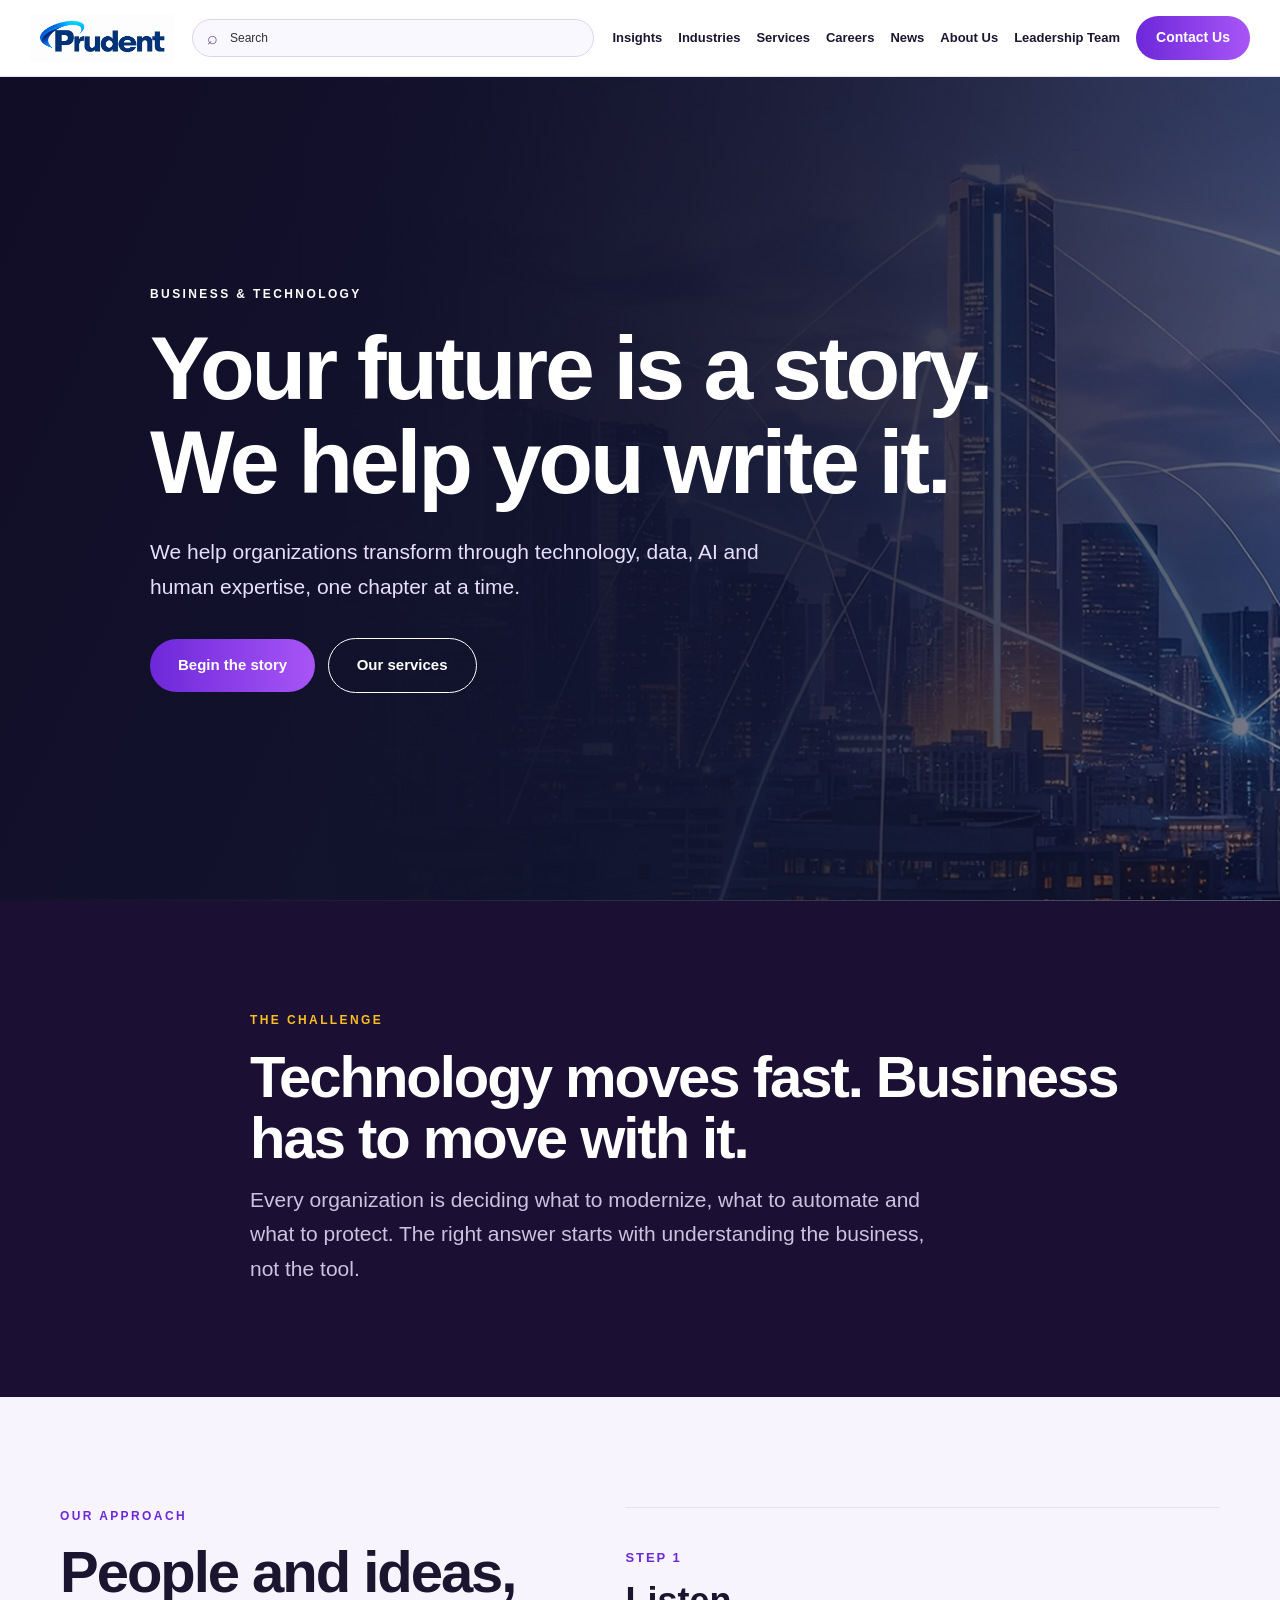
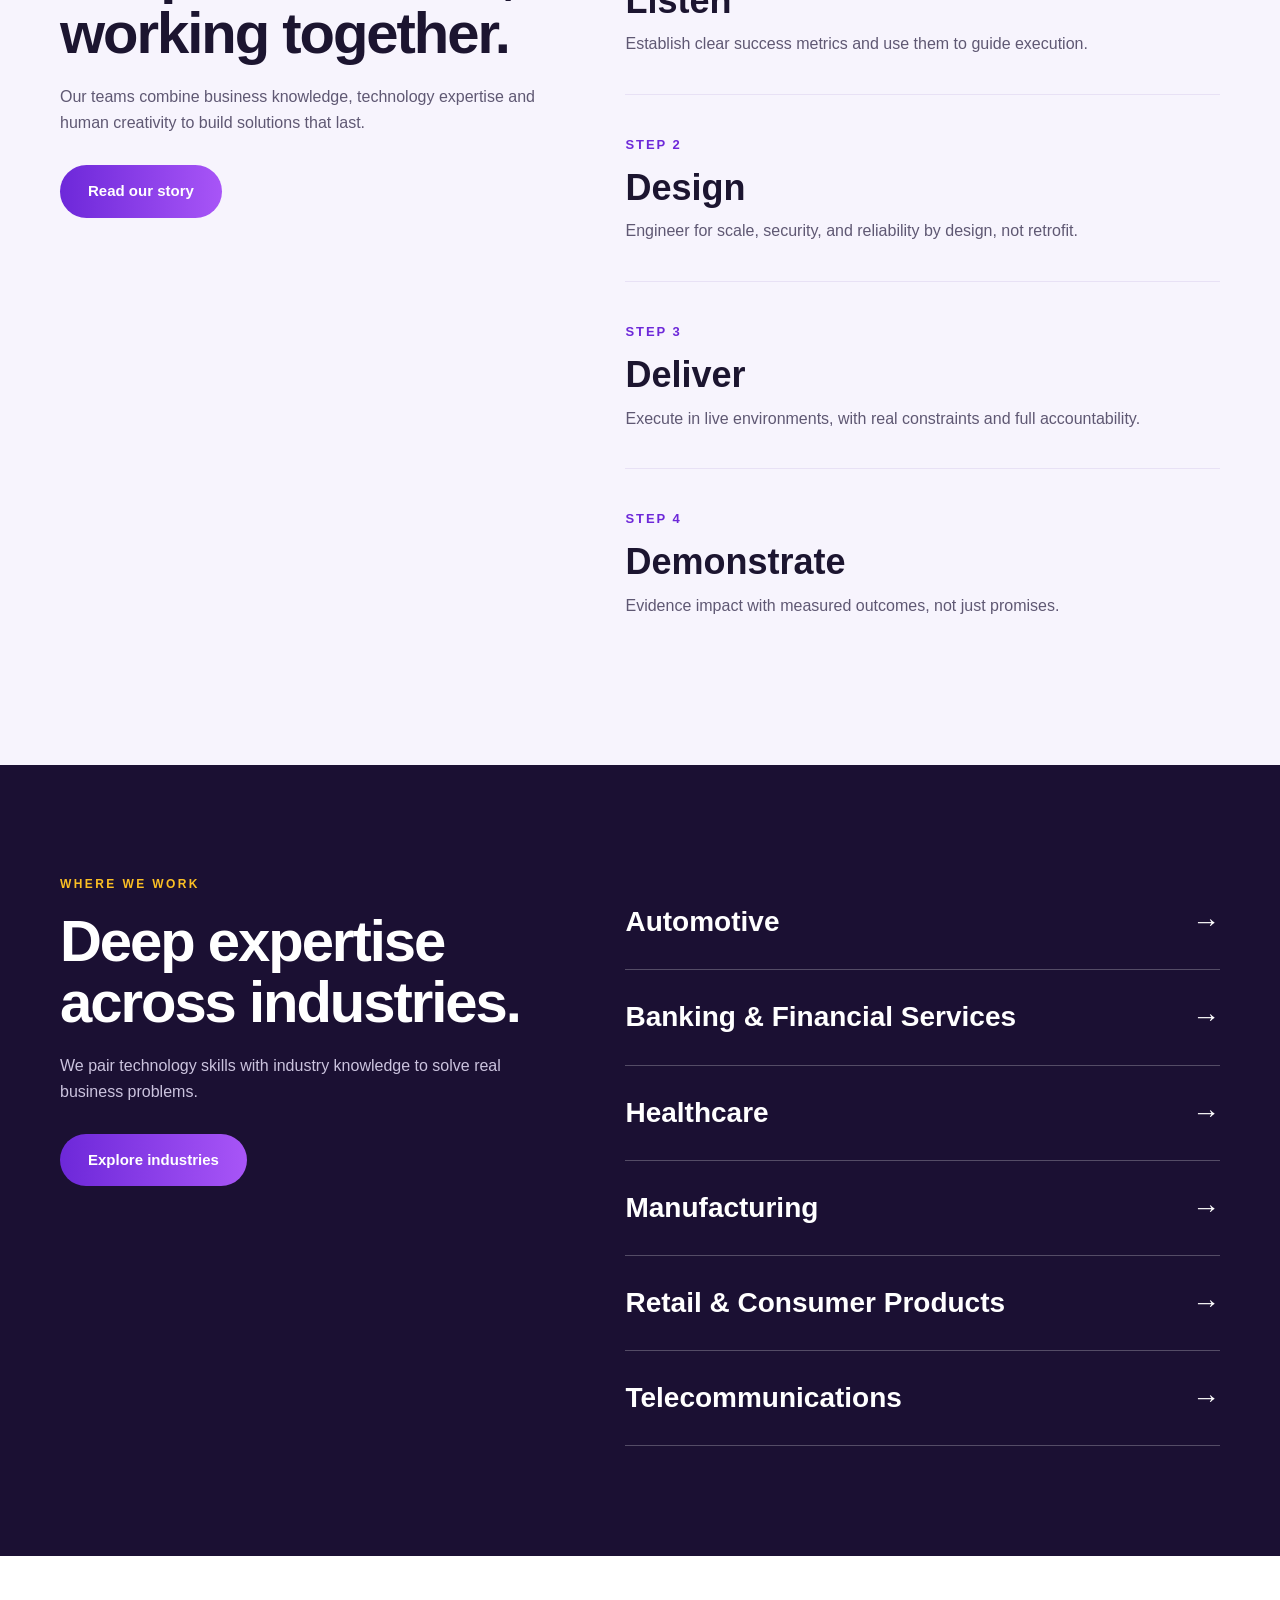
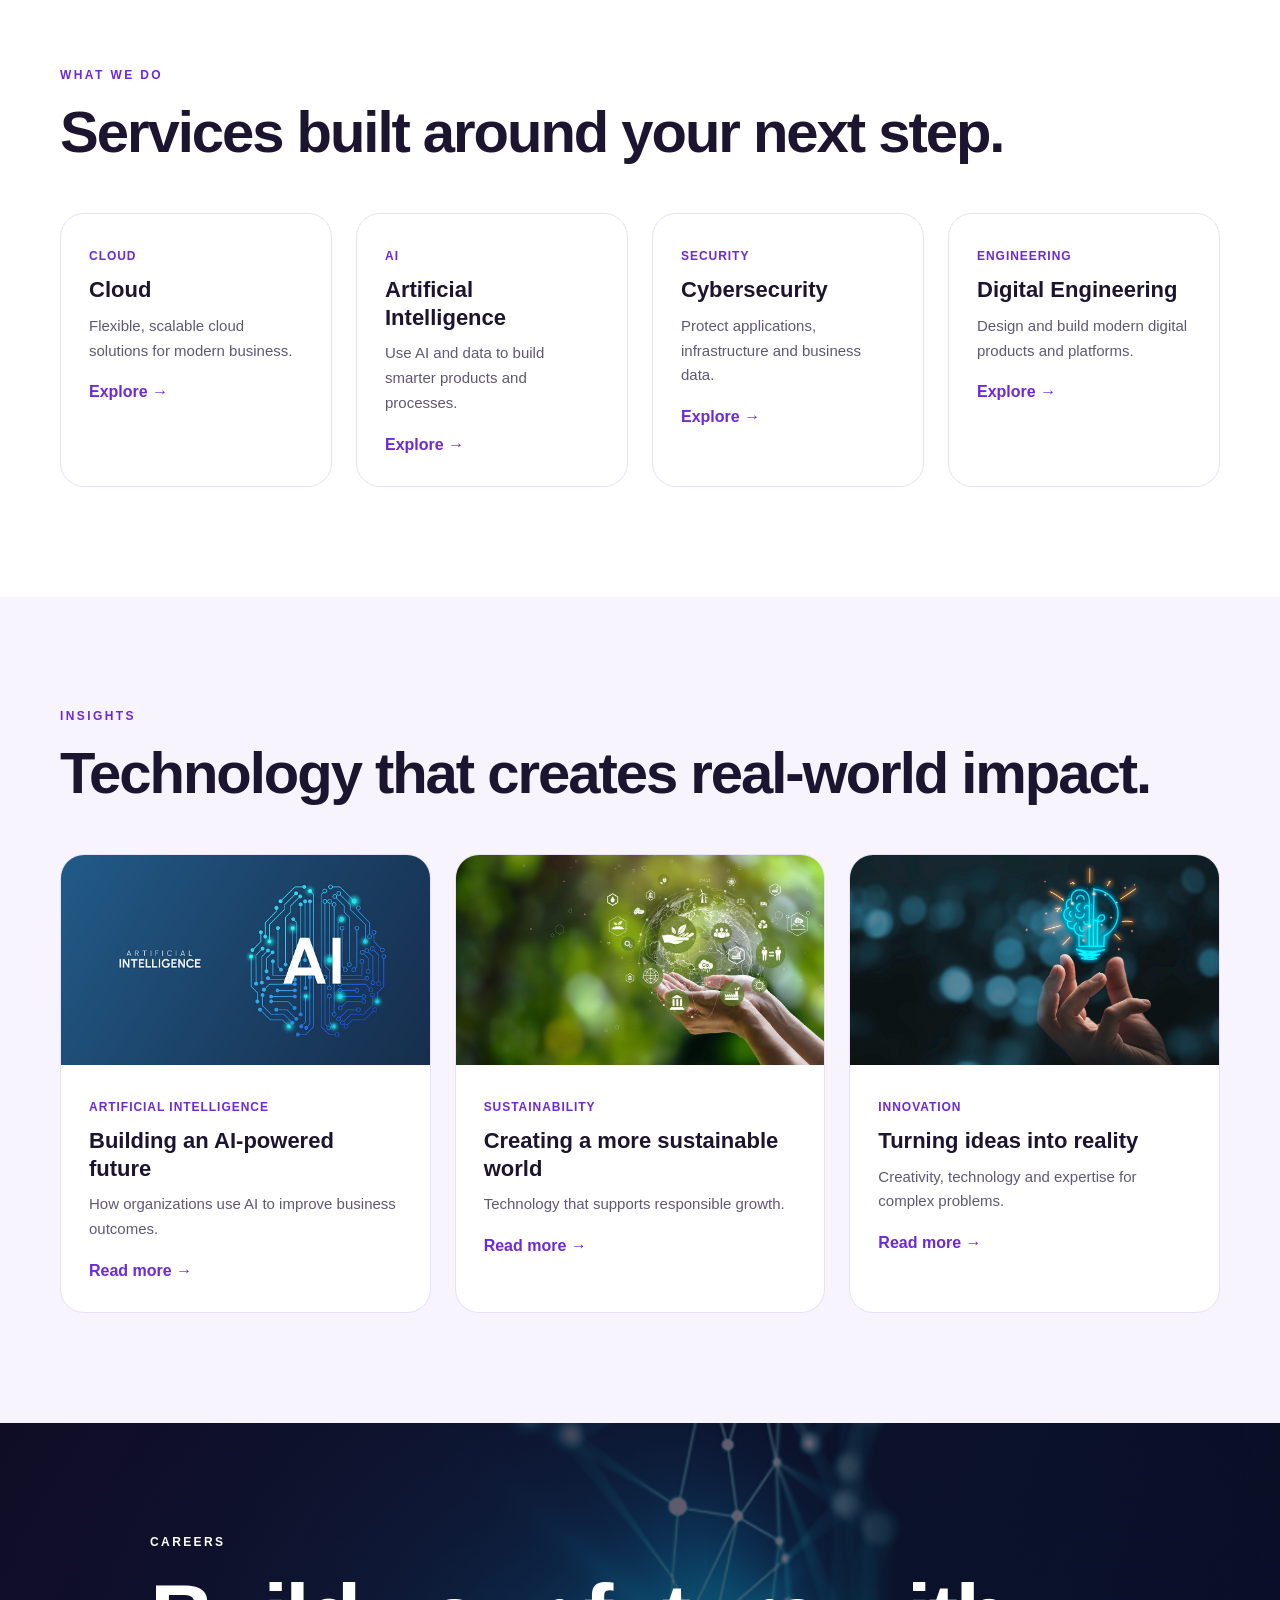
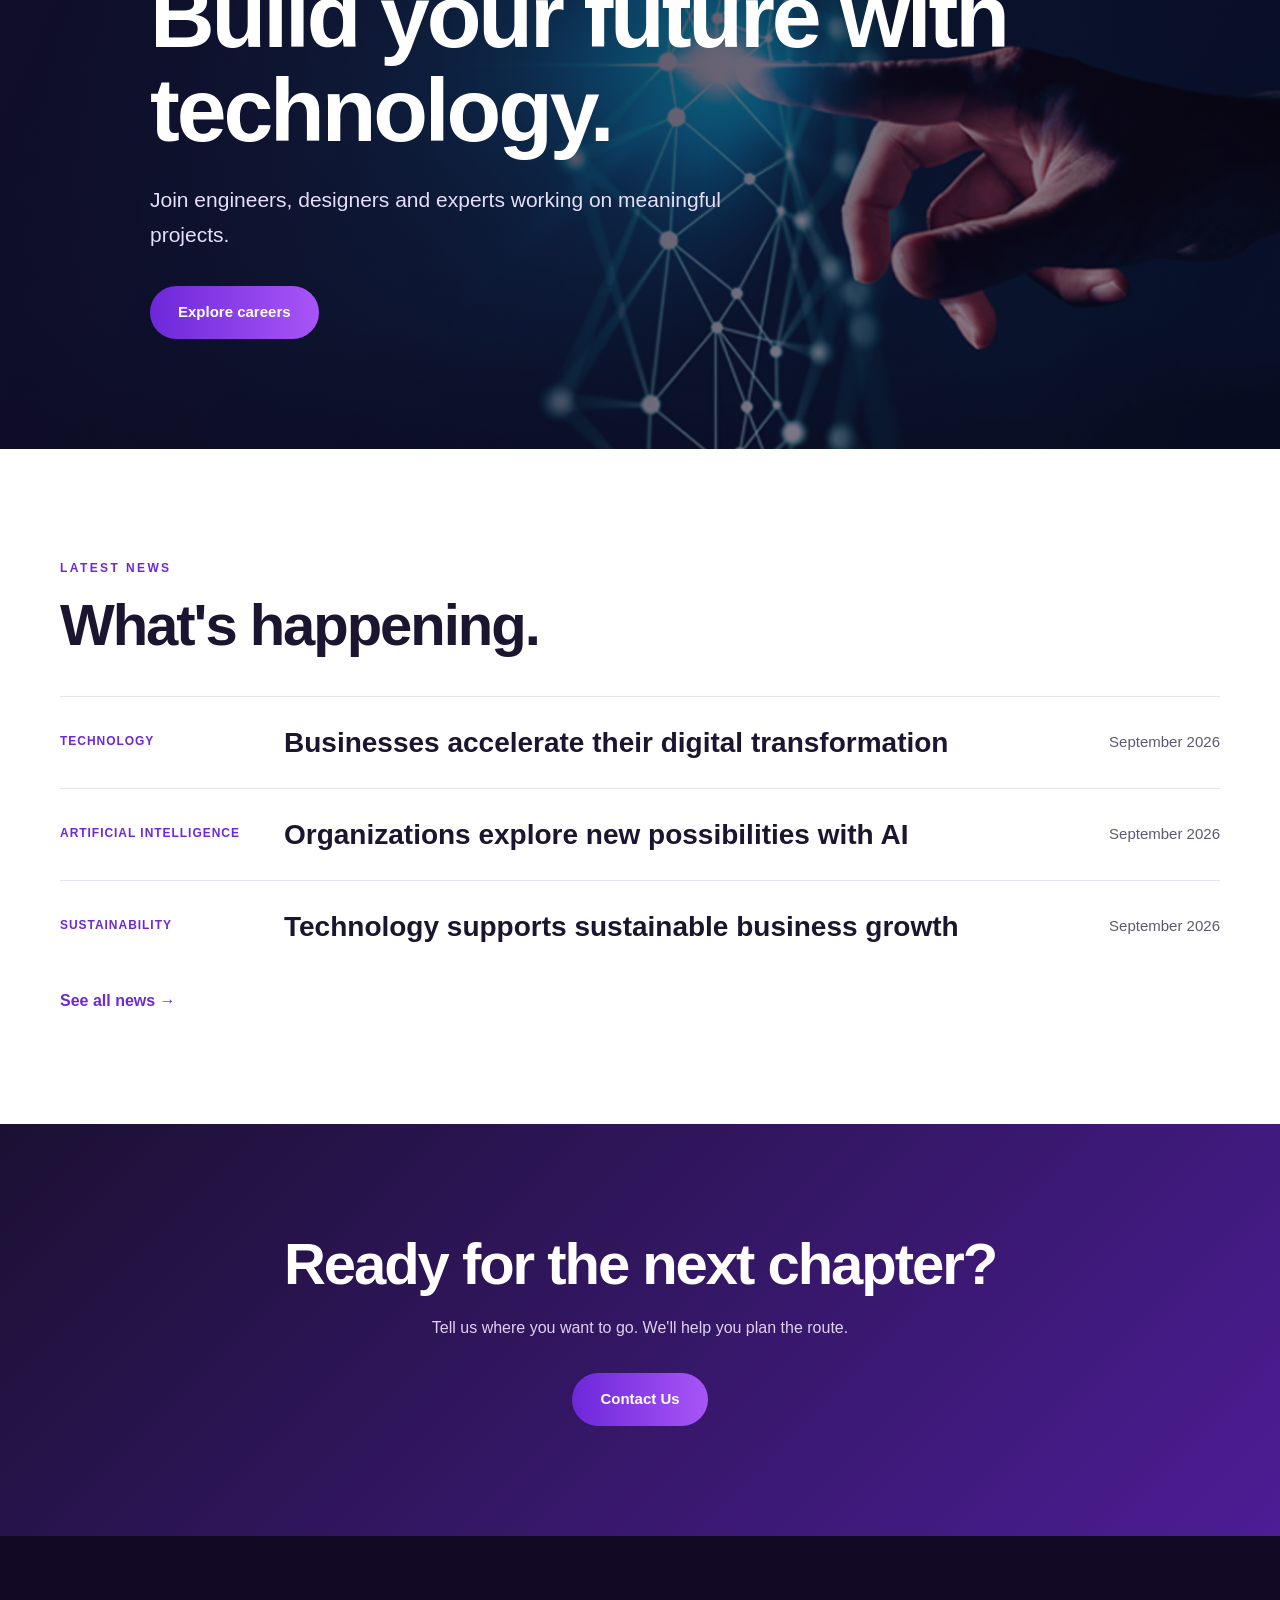
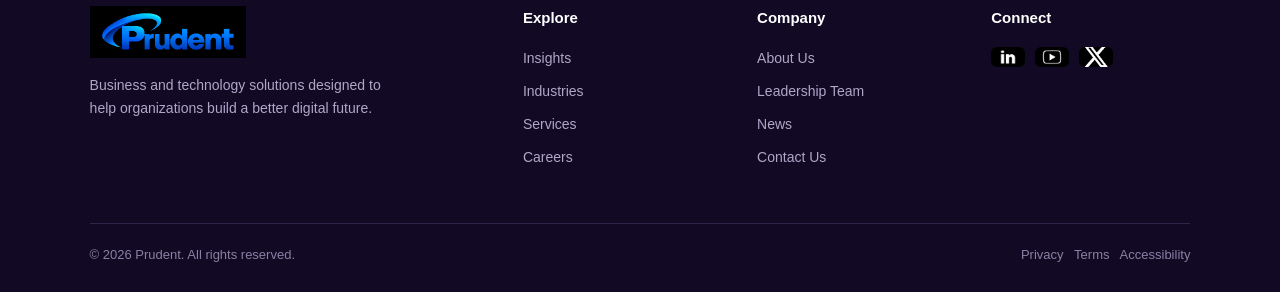
<file: index.html>
<!doctype html>
<html lang="en">
  <head>
    <meta charset="UTF-8" />
    <meta name="viewport" content="width=device-width, initial-scale=1.0" />
    <meta
      name="description"
      content="Prudent provides consulting and technology solutions."
    />
    <title>Prudent | Technology & Consulting</title>
    <link rel="stylesheet" href="style.css" />
    <link rel="icon" type="image/png" href="Images/logo3.png" />
  </head>

  <body>
    
    <input type="checkbox" id="contact-toggle" class="tg" />

    <div class="cd">
      <label for="contact-toggle" class="cd-bg" aria-label="Close"></label>

      <div class="cd-box" role="dialog" aria-labelledby="cd-t">
        <label for="contact-toggle" class="x" aria-label="Close">&times;</label>

        <h2 id="cd-t">Schedule a Consultation</h2>

        <div class="cd-div">&#8595;</div>

        <form action="thank-you.html" method="get">

  <div class="f">
    <label for="cn">Full Name <i>*</i></label>
    <input id="cn" name="name" required autocomplete="name">
  </div>

  <div class="f">
    <label for="cc">Company Name <i>*</i></label>
    <input id="cc" name="company" required autocomplete="organization">
  </div>

  <div class="f">
    <label for="ce">Work Email <i>*</i></label>
    <input id="ce" name="email" type="email" required autocomplete="email">
  </div>

  <div class="f">
    <label for="cp">Phone Number</label>
    <input id="cp" name="phone" type="tel" autocomplete="tel">
  </div>

  <div class="f">
    <label for="cr">Role / Title</label>
    <input id="cr" name="role" autocomplete="organization-title">
  </div>

  <div class="f">
    <label for="cs">Service <i>*</i></label>

    <select id="cs" name="service" required>
      <option value="">--Select Service--</option>
      <option>Digital Transformation</option>
      <option>Cybersecurity Services</option>
      <option>Data &amp; AI Services</option>
      <option>Enterprise Applications</option>
      <option>Technology Staffing</option>
    </select>
  </div>

  <div class="f full">
    <label for="cq">Please explain your requirement in brief</label>
    <textarea id="cq" name="message"></textarea>
  </div>

  <label class="agree full">
    <input type="checkbox" name="sms_consent" value="agreed" required>

    <b>AGREE <i>*</i></b>

    <span>
      By checking the box above, you agree to receive text messages from
      Prudent Technologies and consulting Inc regarding updates, alerts,
      and notifications.
    </span>
  </label>

  <p class="sms full">
    <b>SMS SHARING DISCLOSURE:</b>
    No mobile information will be shared with third parties/affiliates
    for marketing/promotional purposes at any time.
  </p>

  <button class="btn" type="submit">
    Schedule a Consultation
  </button>

</form>
      </div>
    </div>
    <input type="checkbox" id="nav-toggle" class="tg" />

    <header class="sh">
      <div class="sh-in">
        <a class="sh-logo" href="index.html">
          <img src="Images/logo.png" alt="Prudent home" title="Home" />
        </a>

        <form class="sq" action="https://www.google.com/search" method="get" target="_blank" role="search">
    <span class="search-icon">⌕</span>
    <input type="hidden" name="as_sitesearch" value="yourdomain.com">
    <input type="search" name="q" placeholder="Search" aria-label="Search">
</form>
        </form>

        <nav class="sn">
          <a href="insights.html">Insights</a>
          <a href="industries.html">Industries</a>
          <a href="services.html">Services</a>
          <a href="careers.html">Careers</a>
          <a href="news.html">News</a>
          <a href="about-us.html">About Us</a>
          <a href="leadership.html">Leadership Team</a>

          <label for="contact-toggle" class="btn"> Contact Us </label>
        </nav>

        <label for="nav-toggle" class="burger" aria-label="Open menu">
          <i></i>
          <i></i>
          <i></i>
        </label>
      </div>
    </header>

    <main>
      <section class="hero">
        <div class="wrap">
          <span class="eyebrow" style="color: var(--teal)">
            Business &amp; Technology
          </span>

          <h1>Your future is a story. We help you write it.</h1>

          <p class="lead">
            We help organizations transform through technology, data, AI and
            human expertise, one chapter at a time.
          </p>

          <a href="#story" class="btn"> Begin the story </a>

          <a href="services.html" class="btn ghost"> Our services </a>
        </div>
      </section>

      <section class="dark" id="story">
        <div class="wrap chap">
          <div class="no rv">01</div>

          <div class="rv">
            <span class="eyebrow"> The challenge </span>

            <h2>Technology moves fast. Business has to move with it.</h2>

            <p class="big">
              Every organization is deciding what to modernize, what to automate
              and what to protect. The right answer starts with understanding
              the business, not the tool.
            </p>
          </div>
        </div>
      </section>

      <section class="soft">
        <div class="wrap split">
          <div class="stick rv">
            <span class="eyebrow"> Our approach </span>

            <h2>People and ideas, working together.</h2>

            <p>
              Our teams combine business knowledge, technology expertise and
              human creativity to build solutions that last.
            </p>

            <a href="about-us.html" class="btn"> Read our story </a>
          </div>

          <div>
            <div class="step rv">
              <b>STEP 1</b>
              <h3>Listen</h3>
              <p>
                Establish clear success metrics and use them to guide execution.
              </p>
            </div>

            <div class="step rv">
              <b>STEP 2</b>
              <h3>Design</h3>
              <p>
                Engineer for scale, security, and reliability by design, not
                retrofit.
              </p>
            </div>

            <div class="step rv">
              <b>STEP 3</b>
              <h3>Deliver</h3>
              <p>
                Execute in live environments, with real constraints and full
                accountability.
              </p>
            </div>

            <div class="step rv">
              <b>STEP 4</b>
              <h3>Demonstrate</h3>
              <p>Evidence impact with measured outcomes, not just promises.</p>
            </div>
          </div>
        </div>
      </section>

      <section class="dark">
        <div class="wrap split">
          <div class="stick rv">
            <span class="eyebrow"> Where we work </span>

            <h2>Deep expertise across industries.</h2>

            <p>
              We pair technology skills with industry knowledge to solve real
              business problems.
            </p>

            <a href="industries.html" class="btn"> Explore industries </a>
          </div>

          <div class="il rv">
            <a href="industries.html#automotive">
              Automotive
              <span>→</span>
            </a>

            <a href="industries.html#banking">
              Banking &amp; Financial Services
              <span>→</span>
            </a>

            <a href="industries.html#healthcare">
              Healthcare
              <span>→</span>
            </a>

            <a href="industries.html#manufacturing">
              Manufacturing
              <span>→</span>
            </a>

            <a href="industries.html#retail">
              Retail &amp; Consumer Products
              <span>→</span>
            </a>

            <a href="industries.html#telecom">
              Telecommunications
              <span>→</span>
            </a>
          </div>
        </div>
      </section>

      <section>
        <div class="wrap">
          <span class="eyebrow rv"> What we do </span>

          <h2 class="rv">Services built around your next step.</h2>

          <div class="grid g4">
            <a class="card rv" href="services.html#cloud">
              <div class="tx">
                <span class="tag">CLOUD</span>
                <h3>Cloud</h3>
                <p>Flexible, scalable cloud solutions for modern business.</p>
                <span class="more">Explore →</span>
              </div>
            </a>

            <a class="card rv" href="services.html#ai">
              <div class="tx">
                <span class="tag">AI</span>
                <h3>Artificial Intelligence</h3>
                <p>Use AI and data to build smarter products and processes.</p>
                <span class="more">Explore →</span>
              </div>
            </a>

            <a class="card rv" href="services.html#cybersecurity">
              <div class="tx">
                <span class="tag">SECURITY</span>
                <h3>Cybersecurity</h3>
                <p>Protect applications, infrastructure and business data.</p>
                <span class="more">Explore →</span>
              </div>
            </a>

            <a class="card rv" href="services.html#engineering">
              <div class="tx">
                <span class="tag">ENGINEERING</span>
                <h3>Digital Engineering</h3>
                <p>Design and build modern digital products and platforms.</p>
                <span class="more">Explore →</span>
              </div>
            </a>
          </div>
        </div>
      </section>

      <section class="soft">
        <div class="wrap">
          <span class="eyebrow rv"> Insights </span>

          <h2 class="rv">Technology that creates real-world impact.</h2>

          <div class="grid">
            <a class="card rv" href="insights.html#ai">
              <div class="im" style="--bg: url(Images/AI.jpg)"></div>

              <div class="tx">
                <span class="tag"> ARTIFICIAL INTELLIGENCE </span>

                <h3>Building an AI-powered future</h3>

                <p>How organizations use AI to improve business outcomes.</p>

                <span class="more"> Read more → </span>
              </div>
            </a>

            <a class="card rv" href="insights.html#sustainability">
              <div
                class="im"
                style="--bg: url(Images/SUSTAINABILITY.jpg)"
              ></div>

              <div class="tx">
                <span class="tag"> SUSTAINABILITY </span>

                <h3>Creating a more sustainable world</h3>

                <p>Technology that supports responsible growth.</p>

                <span class="more"> Read more → </span>
              </div>
            </a>

            <a class="card rv" href="insights.html#innovation">
              <div class="im" style="--bg: url(Images/INNOVATION.jpg)"></div>

              <div class="tx">
                <span class="tag"> INNOVATION </span>

                <h3>Turning ideas into reality</h3>

                <p>
                  Creativity, technology and expertise for complex problems.
                </p>

                <span class="more"> Read more → </span>
              </div>
            </a>
          </div>
        </div>
      </section>

      
      <section class="hero sm" style="--bg: url(Images/image.jpg)">
        <div class="wrap">
          <span class="eyebrow" style="color: var(--teal)"> Careers </span>

          <h1>Build your future with technology.</h1>

          <p class="lead">
            Join engineers, designers and experts working on meaningful
            projects.
          </p>

          <a href="careers.html" class="btn"> Explore careers </a>
        </div>
      </section>

      <section>
        <div class="wrap">
          <span class="eyebrow rv"> Latest news </span>

          <h2 class="rv">What's happening.</h2>

          <div class="nl" style="margin-top: 40px">
            <a href="news.html#a1" class="rv">
              <span class="tag"> TECHNOLOGY </span>

              <h3>Businesses accelerate their digital transformation</h3>

              <time> September 2026 </time>
            </a>

            <a href="news.html#a2" class="rv">
              <span class="tag"> ARTIFICIAL INTELLIGENCE </span>

              <h3>Organizations explore new possibilities with AI</h3>

              <time> September 2026 </time>
            </a>

            <a href="news.html#a3" class="rv">
              <span class="tag"> SUSTAINABILITY </span>

              <h3>Technology supports sustainable business growth</h3>

              <time> September 2026 </time>
            </a>
          </div>

          <a href="news.html" class="more"> See all news → </a>
        </div>
      </section>

      <section class="cta">
        <div class="wrap">
          <h2 class="rv">Ready for the next chapter?</h2>

          <p>Tell us where you want to go. We'll help you plan the route.</p>

          <label for="contact-toggle" class="btn"> Contact Us </label>
        </div>
      </section>
    </main>

    <footer class="sf">
      <div class="sf-g">
        <div>
          <img src="Images/logo1.png" alt="Prudent" />

          <p>
            Business and technology solutions designed to help organizations
            build a better digital future.
          </p>
        </div>

        <div>
          <h4>Explore</h4>

          <a href="insights.html">Insights</a>
          <a href="industries.html">Industries</a>
          <a href="services.html">Services</a>
          <a href="careers.html">Careers</a>
        </div>

        <div>
          <h4>Company</h4>

          <a href="about-us.html">About Us</a>
          <a href="leadership.html">Leadership Team</a>
          <a href="news.html">News</a>

          <label for="contact-toggle"> Contact Us </label>
        </div>

        <div>
          <h4>Connect</h4>

          <div class="soc">
            <a href="https://www.linkedin.com/company/prudent-technologies-and-consulting-inc/posts/?feedView=all" aria-label="LinkedIn">
              <img src="Images/LinkedIn.jpg" alt="LinkedIn" />
            </a>

            <a href="https://www.youtube.com/@PrudentTechnologiesConsulting" aria-label="YouTube">
              <img src="Images/youtube.jpg" alt="YouTube" />
            </a>

            <a href="https://x.com/Prudent_USA" aria-label="Twitter">
              <img src="Images/twitter.jpg" alt="Twitter" />
            </a>
          </div>
        </div>
      </div>

      <div class="sf-b">
        <span> © 2026 Prudent. All rights reserved. </span>

        <span>
          <a href="privacy.html"> Privacy </a>

          &nbsp; Terms &nbsp; Accessibility
        </span>
      </div>
    </footer>
  </body>
</html>
</file>
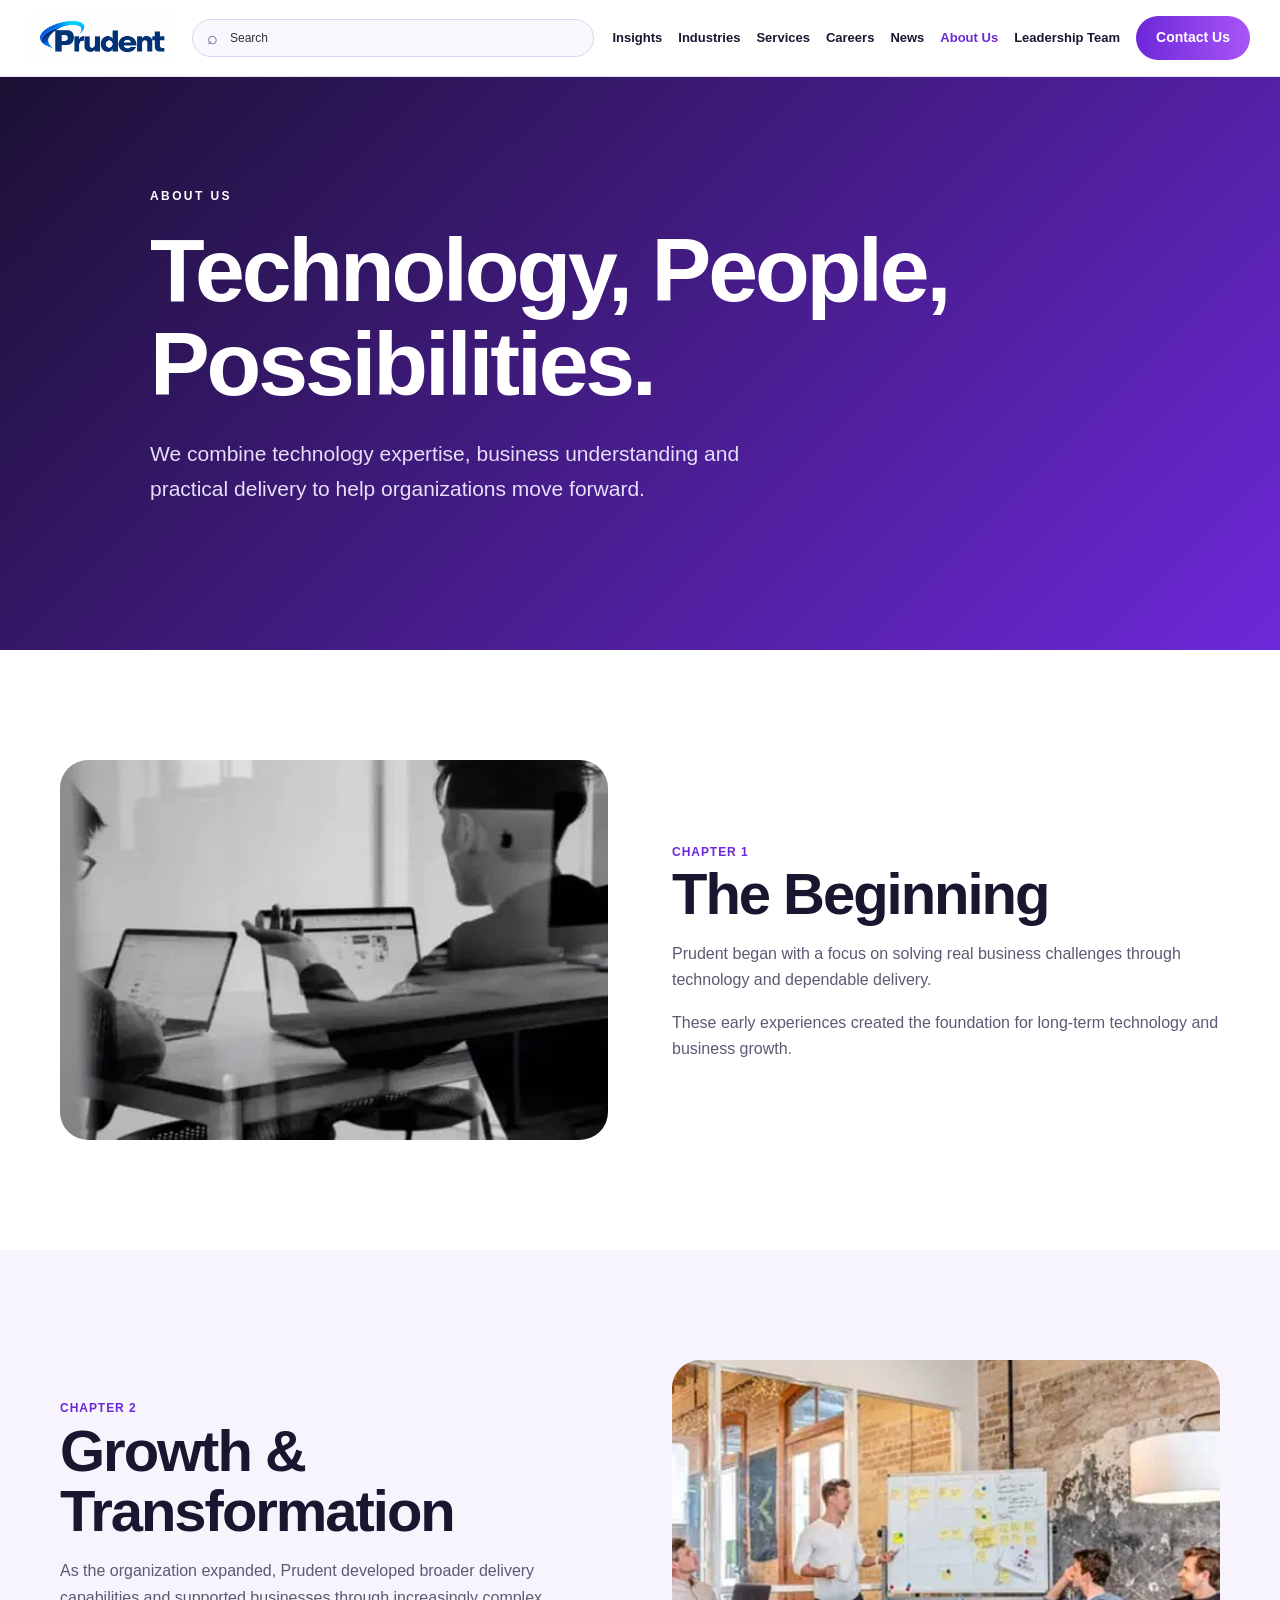
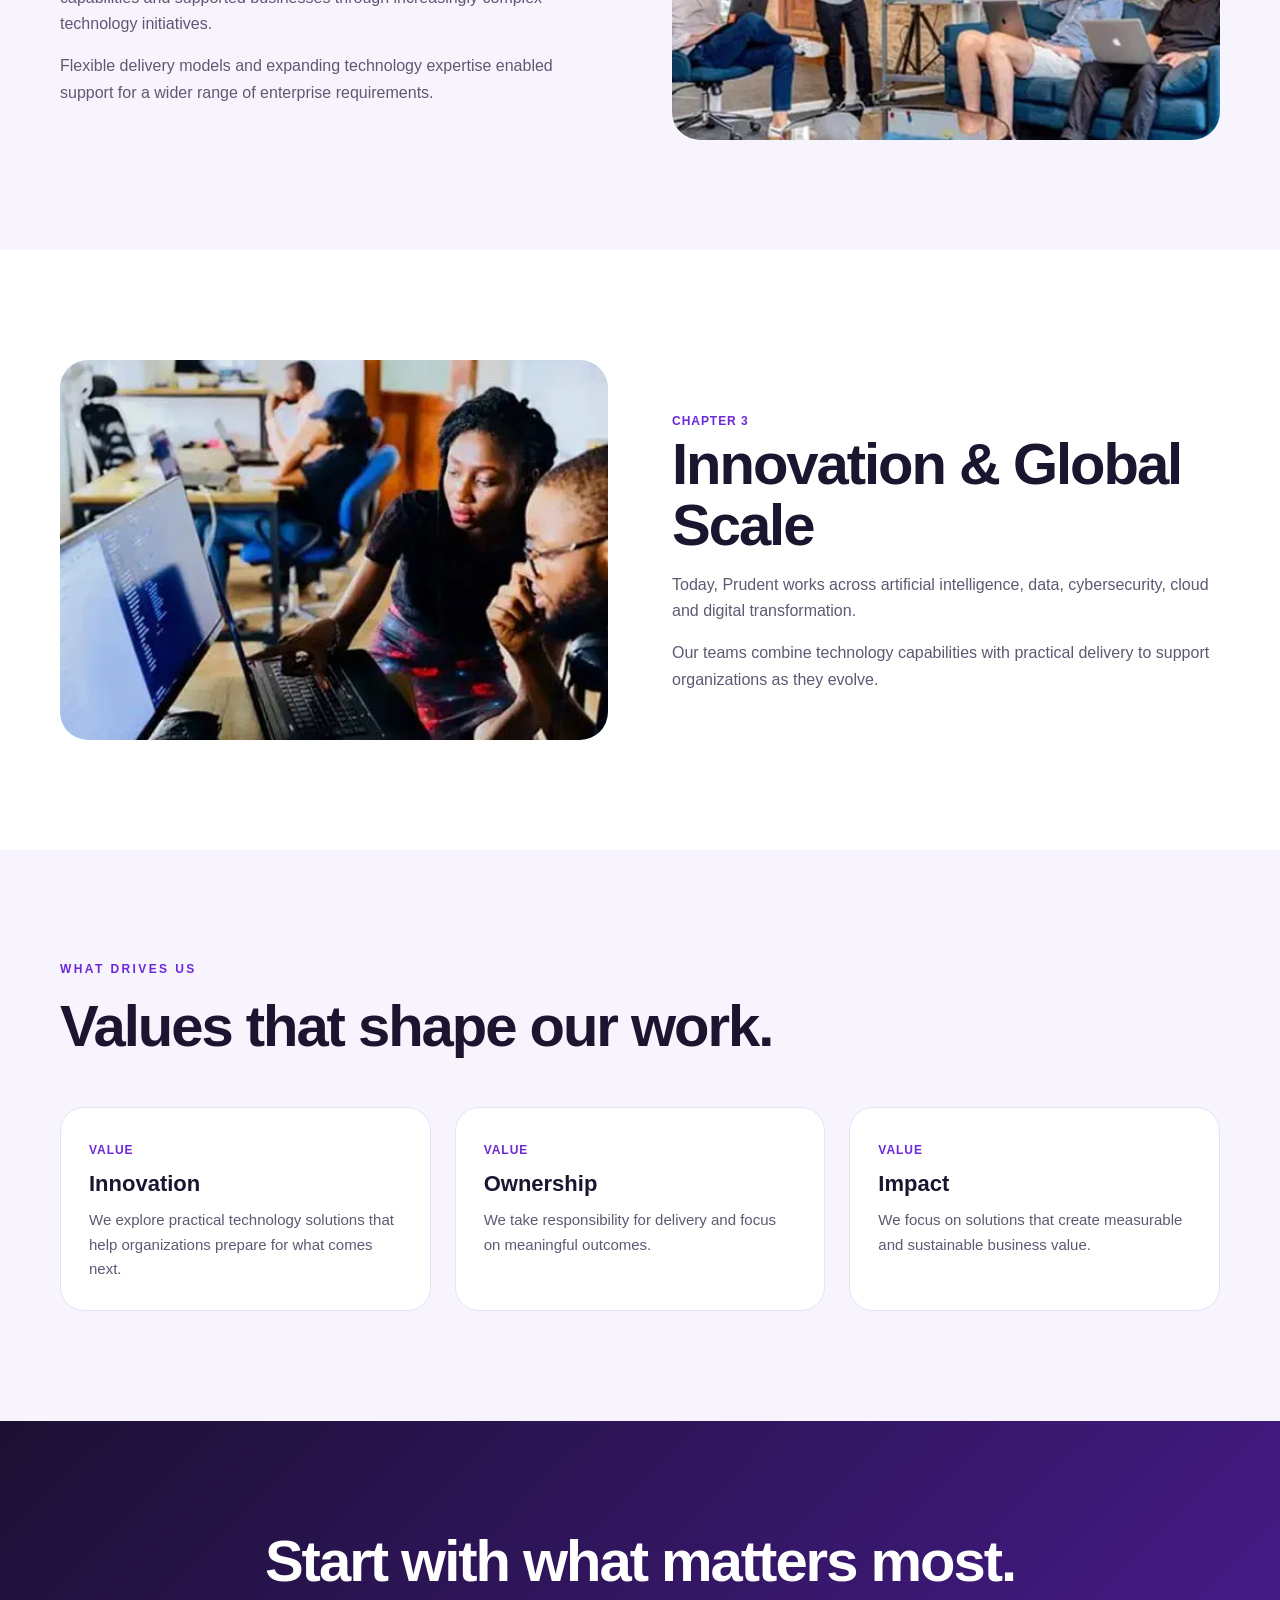
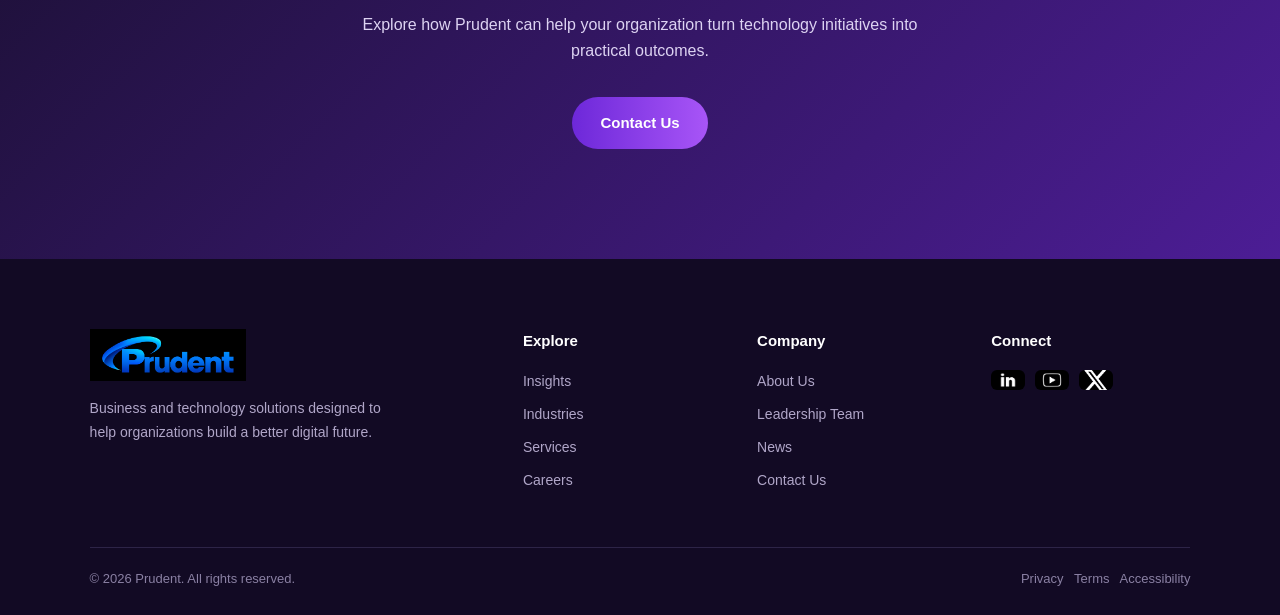
<file: about-us.html>
<!DOCTYPE html>
<html lang="en">

<head>
    <meta charset="UTF-8">
    <meta name="viewport" content="width=device-width, initial-scale=1.0">
    <meta name="description" content="About Prudent.">
    <title>About Us | Prudent</title>

    <link rel="stylesheet" href="style.css">
    <link rel="icon" type="image/png" href="Images/logo3.png">
</head>

<body>

<!-- CONTACT POPUP -->

<input type="checkbox" id="contact-toggle" class="tg">

<div class="cd">

    <label
        for="contact-toggle"
        class="cd-bg"
        aria-label="Close"
    ></label>

    <div
        class="cd-box"
        role="dialog"
        aria-labelledby="cd-t"
    >

        <label
            for="contact-toggle"
            class="x"
            aria-label="Close"
        >
            &times;
        </label>

        <h2 id="cd-t">
            Schedule a Consultation
        </h2>

        <div class="cd-div">
            &#8595;
        </div>
<form action="thank-you.html" method="get">

  <div class="f">
    <label for="cn">Full Name <i>*</i></label>
    <input id="cn" name="name" required autocomplete="name">
  </div>

  <div class="f">
    <label for="cc">Company Name <i>*</i></label>
    <input id="cc" name="company" required autocomplete="organization">
  </div>

  <div class="f">
    <label for="ce">Work Email <i>*</i></label>
    <input id="ce" name="email" type="email" required autocomplete="email">
  </div>

  <div class="f">
    <label for="cp">Phone Number</label>
    <input id="cp" name="phone" type="tel" autocomplete="tel">
  </div>

  <div class="f">
    <label for="cr">Role / Title</label>
    <input id="cr" name="role" autocomplete="organization-title">
  </div>

  <div class="f">
    <label for="cs">Service <i>*</i></label>

    <select id="cs" name="service" required>
      <option value="">--Select Service--</option>
      <option>Digital Transformation</option>
      <option>Cybersecurity Services</option>
      <option>Data &amp; AI Services</option>
      <option>Enterprise Applications</option>
      <option>Technology Staffing</option>
    </select>
  </div>

  <div class="f full">
    <label for="cq">Please explain your requirement in brief</label>
    <textarea id="cq" name="message"></textarea>
  </div>

  <label class="agree full">
    <input type="checkbox" name="sms_consent" value="agreed" required>

    <b>AGREE <i>*</i></b>

    <span>
      By checking the box above, you agree to receive text messages from
      Prudent Technologies and consulting Inc regarding updates, alerts,
      and notifications.
    </span>
  </label>

  <p class="sms full">
    <b>SMS SHARING DISCLOSURE:</b>
    No mobile information will be shared with third parties/affiliates
    for marketing/promotional purposes at any time.
  </p>

  <button class="btn" type="submit">
    Schedule a Consultation
  </button>

</form>

    </div>

</div>


<!-- HEADER -->

<header class="sh">

    <div class="sh-in">


        <!-- LOGO -->

        <a
            class="sh-logo"
            href="index.html"
        >

            <img
                src="Images/logo.png"
                alt="Prudent home"
                title="Home"
            >

        </a>


        <!-- SEARCH -->

        <form class="sq" action="https://www.google.com/search" method="get" target="_blank" role="search">
    <span class="search-icon">⌕</span>
    <input type="hidden" name="as_sitesearch" value="yourdomain.com">
    <input type="search" name="q" placeholder="Search" aria-label="Search">
</form>


        <!-- HAMBURGER CHECKBOX -->

        <input
            type="checkbox"
            id="nav-toggle"
            class="tg"
        >


        <!-- NAVIGATION -->

        <nav class="sn">

            <a href="insights.html">
                Insights
            </a>

            <a href="industries.html">
                Industries
            </a>

            <a href="services.html">
                Services
            </a>

            <a href="careers.html">
                Careers
            </a>

            <a href="news.html">
                News
            </a>

            <a
                href="about-us.html"
                class="on"
            >
                About Us
            </a>

            <a href="leadership.html">
                Leadership Team
            </a>

            <label
                for="contact-toggle"
                class="btn"
            >
                Contact Us
            </label>

        </nav>


        <!-- HAMBURGER -->

        <label
            for="nav-toggle"
            class="burger"
            aria-label="Open menu"
        >

            <i></i>
            <i></i>
            <i></i>

        </label>

    </div>

</header>


<!-- MAIN -->

<main>


    <!-- HERO -->

    <section class="hero sm g">

        <div class="wrap">

            <span
                class="eyebrow"
                style="color:var(--teal)"
            >
                About Us
            </span>

            <h1>
                Technology, People, Possibilities.
            </h1>

            <p class="lead">
                We combine technology expertise, business
                understanding and practical delivery to help
                organizations move forward.
            </p>

        </div>

    </section>


    <!-- CHAPTER 1 -->

    <section>

        <div class="wrap art">

            <div
                class="im rv"
                style="--bg:url(Images/About-The-Begining.jpg)"
            ></div>


            <div class="rv">

                <span class="tag">
                    CHAPTER 1
                </span>

                <h2>
                    The Beginning
                </h2>

                <p>
                    Prudent began with a focus on solving real
                    business challenges through technology and
                    dependable delivery.
                </p>

                <p>
                    These early experiences created the foundation
                    for long-term technology and business growth.
                </p>

            </div>

        </div>

    </section>


    <!-- CHAPTER 2 -->

    <section class="soft">

        <div class="wrap art rev">

            <div
                class="im rv"
                style="--bg:url(Images/About-Mission.jpg)"
            ></div>


            <div class="rv">

                <span class="tag">
                    CHAPTER 2
                </span>

                <h2>
                    Growth &amp; Transformation
                </h2>

                <p>
                    As the organization expanded, Prudent developed
                    broader delivery capabilities and supported
                    businesses through increasingly complex
                    technology initiatives.
                </p>

                <p>
                    Flexible delivery models and expanding
                    technology expertise enabled support for a wider
                    range of enterprise requirements.
                </p>

            </div>

        </div>

    </section>


    <!-- CHAPTER 3 -->

    <section>

        <div class="wrap art">

            <div
                class="im rv"
                style="--bg:url(Images/About-We-are-global.jpg)"
            ></div>


            <div class="rv">

                <span class="tag">
                    CHAPTER 3
                </span>

                <h2>
                    Innovation &amp; Global Scale
                </h2>

                <p>
                    Today, Prudent works across artificial
                    intelligence, data, cybersecurity, cloud and
                    digital transformation.
                </p>

                <p>
                    Our teams combine technology capabilities with
                    practical delivery to support organizations as
                    they evolve.
                </p>

            </div>

        </div>

    </section>


    <!-- VALUES -->

    <section class="soft">

        <div class="wrap">

            <span class="eyebrow rv">
                What drives us
            </span>

            <h2 class="rv">
                Values that shape our work.
            </h2>


            <div class="grid">


                <div class="card rv">

                    <div class="tx">

                        <span class="tag">
                            VALUE
                        </span>

                        <h3>
                            Innovation
                        </h3>

                        <p>
                            We explore practical technology solutions
                            that help organizations prepare for what
                            comes next.
                        </p>

                    </div>

                </div>


                <div class="card rv">

                    <div class="tx">

                        <span class="tag">
                            VALUE
                        </span>

                        <h3>
                            Ownership
                        </h3>

                        <p>
                            We take responsibility for delivery and
                            focus on meaningful outcomes.
                        </p>

                    </div>

                </div>


                <div class="card rv">

                    <div class="tx">

                        <span class="tag">
                            VALUE
                        </span>

                        <h3>
                            Impact
                        </h3>

                        <p>
                            We focus on solutions that create
                            measurable and sustainable business
                            value.
                        </p>

                    </div>

                </div>


            </div>

        </div>

    </section>


    <!-- CTA -->

    <section class="cta">

        <div class="wrap">

            <h2 class="rv">
                Start with what matters most.
            </h2>

            <p>
                Explore how Prudent can help your organization
                turn technology initiatives into practical outcomes.
            </p>

            <label
                for="contact-toggle"
                class="btn"
            >
                Contact Us
            </label>

        </div>

    </section>


</main>


<!-- FOOTER -->

<footer class="sf">

    <div class="sf-g">


        <!-- FOOTER ABOUT -->

        <div>

            <img
                src="Images/logo1.png"
                alt="Prudent"
            >

            <p>
                Business and technology solutions designed to help
                organizations build a better digital future.
            </p>

        </div>


        <!-- EXPLORE -->

        <div>

            <h4>
                Explore
            </h4>

            <a href="insights.html">
                Insights
            </a>

            <a href="industries.html">
                Industries
            </a>

            <a href="services.html">
                Services
            </a>


            <a href="careers.html">
                Careers
            </a>

        </div>


        <!-- COMPANY -->

        <div>

            <h4>
                Company
            </h4>

            <a href="about-us.html">
                About Us
            </a>

            <a href="leadership.html">
                Leadership Team
            </a>

            <a href="news.html">
                News
            </a>

            <label for="contact-toggle">
                Contact Us
            </label>

        </div>


        <!-- CONNECT -->

        <div>

            <h4>
                Connect
            </h4>

            <div class="soc">
            <a href="https://www.linkedin.com/company/prudent-technologies-and-consulting-inc/posts/?feedView=all" aria-label="LinkedIn">
              <img src="Images/LinkedIn.jpg" alt="LinkedIn" />
            </a>

            <a href="https://www.youtube.com/@PrudentTechnologiesConsulting" aria-label="YouTube">
              <img src="Images/youtube.jpg" alt="YouTube" />
            </a>

            <a href="https://x.com/Prudent_USA" aria-label="Twitter">
              <img src="Images/twitter.jpg" alt="Twitter" />
            </a>
          </div>
        </div>
      </div>



    <!-- FOOTER BOTTOM -->

    <div class="sf-b">

        <span>
            © 2026 Prudent. All rights reserved.
        </span>

        <span>

            <a href="privacy.html">
                Privacy
            </a>

            &nbsp;

            Terms

            &nbsp;

            Accessibility

        </span>

    </div>

</footer>


</body>
</html>
</file>
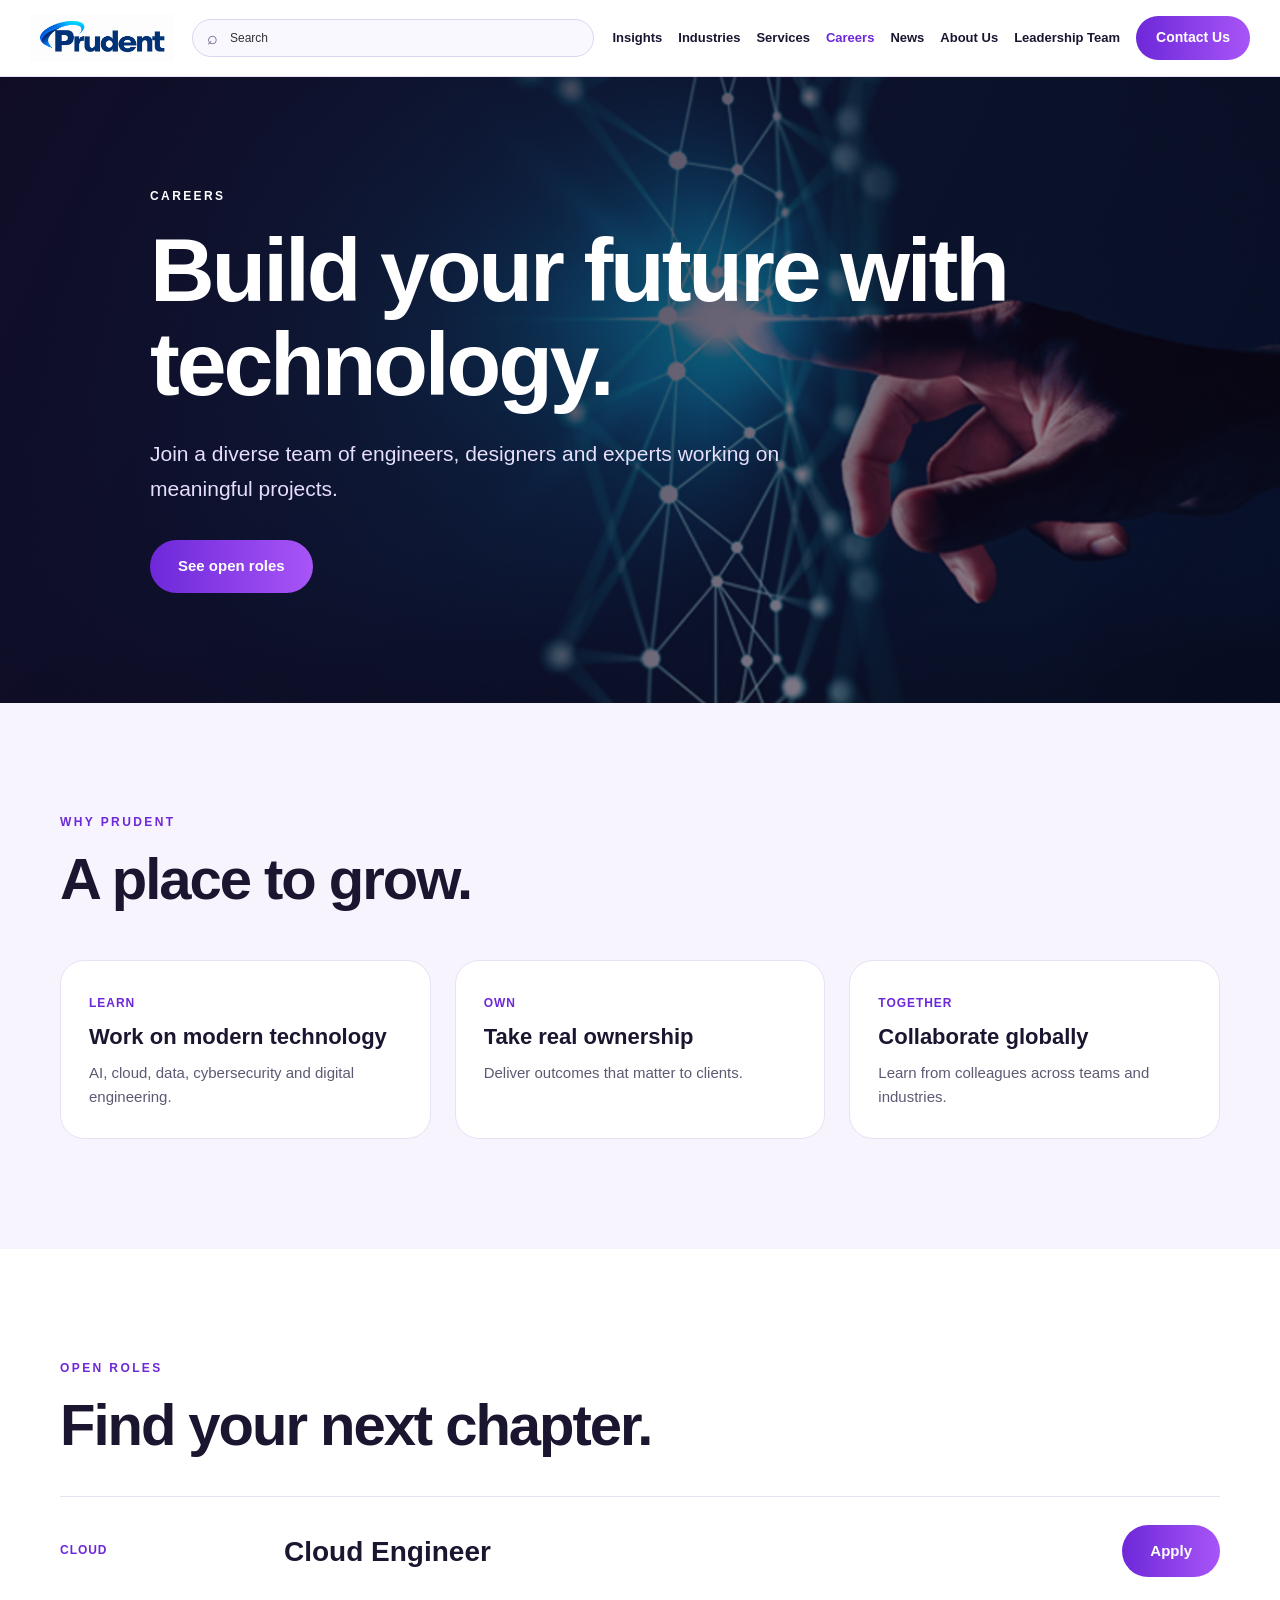
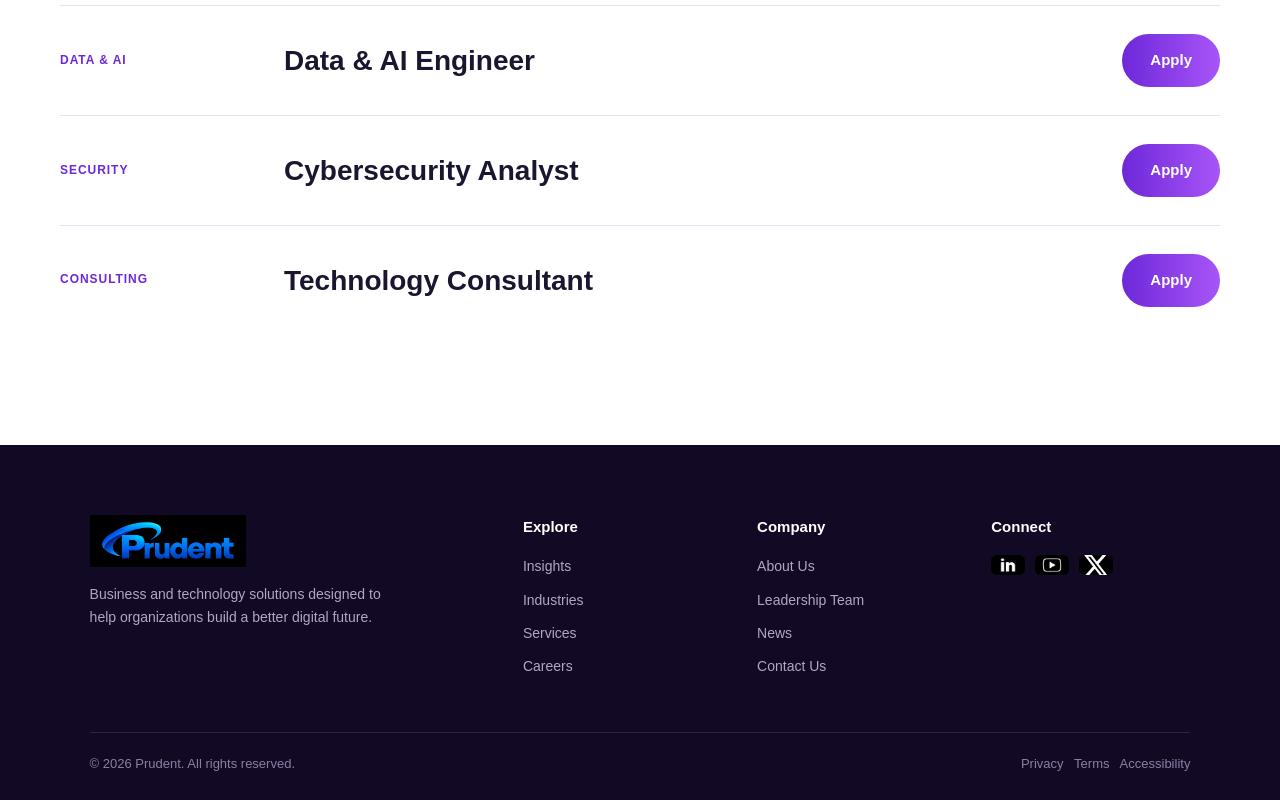
<file: careers.html>
<!DOCTYPE html>
<html lang="en">

<head>
    <meta charset="UTF-8">
    <meta name="viewport" content="width=device-width, initial-scale=1.0">
    <meta name="description" content="Careers at Prudent.">
    <title>Careers | Prudent</title>
    <link rel="stylesheet" href="style.css">
    <link rel="icon" type="image/png" href="Images/logo3.png">
</head>

<body>

    <input type="checkbox" id="contact-toggle" class="tg">

    <div class="cd">

        <label for="contact-toggle"
               class="cd-bg"
               aria-label="Close"></label>

        <div class="cd-box"
             role="dialog"
             aria-labelledby="cd-t">

            <label for="contact-toggle"
                   class="x"
                   aria-label="Close">
                &times;
            </label>

            <h2 id="cd-t">
                Schedule a Consultation
            </h2>

            <div class="cd-div">
                &#8595;
            </div>

<form action="thank-you.html" method="get">

  <div class="f">
    <label for="cn">Full Name <i>*</i></label>
    <input id="cn" name="name" required autocomplete="name">
  </div>

  <div class="f">
    <label for="cc">Company Name <i>*</i></label>
    <input id="cc" name="company" required autocomplete="organization">
  </div>

  <div class="f">
    <label for="ce">Work Email <i>*</i></label>
    <input id="ce" name="email" type="email" required autocomplete="email">
  </div>

  <div class="f">
    <label for="cp">Phone Number</label>
    <input id="cp" name="phone" type="tel" autocomplete="tel">
  </div>

  <div class="f">
    <label for="cr">Role / Title</label>
    <input id="cr" name="role" autocomplete="organization-title">
  </div>

  <div class="f">
    <label for="cs">Service <i>*</i></label>

    <select id="cs" name="service" required>
      <option value="">--Select Service--</option>
      <option>Digital Transformation</option>
      <option>Cybersecurity Services</option>
      <option>Data &amp; AI Services</option>
      <option>Enterprise Applications</option>
      <option>Technology Staffing</option>
    </select>
  </div>

  <div class="f full">
    <label for="cq">Please explain your requirement in brief</label>
    <textarea id="cq" name="message"></textarea>
  </div>

  <label class="agree full">
    <input type="checkbox" name="sms_consent" value="agreed" required>

    <b>AGREE <i>*</i></b>

    <span>
      By checking the box above, you agree to receive text messages from
      Prudent Technologies and consulting Inc regarding updates, alerts,
      and notifications.
    </span>
  </label>

  <p class="sms full">
    <b>SMS SHARING DISCLOSURE:</b>
    No mobile information will be shared with third parties/affiliates
    for marketing/promotional purposes at any time.
  </p>

  <button class="btn" type="submit">
    Schedule a Consultation
  </button>

</form>        </div>

    </div>


    <header class="sh">

        <div class="sh-in">

            <a class="sh-logo"
               href="index.html">

                <img src="Images/logo.png"
                     alt="Prudent home"
                     title="Home">

            </a>


            <form class="sq" action="https://www.google.com/search" method="get" target="_blank" role="search">
    <span class="search-icon">⌕</span>
    <input type="hidden" name="as_sitesearch" value="yourdomain.com">
    <input type="search" name="q" placeholder="Search" aria-label="Search">
</form>

            <input type="checkbox"
                   id="nav-toggle"
                   class="tg">


            <nav class="sn">

                <a href="insights.html">
                    Insights
                </a>

                <a href="industries.html">
                    Industries
                </a>

                <a href="services.html">
                    Services
                </a>


                <a href="careers.html"
                   class="on">
                    Careers
                </a>

                <a href="news.html">
                    News
                </a>

                <a href="about-us.html">
                    About Us
                </a>

                <a href="leadership.html">
                    Leadership Team
                </a>

                <label for="contact-toggle"
                       class="btn">

                    Contact Us

                </label>

            </nav>


            <label for="nav-toggle"
                   class="burger"
                   aria-label="Open menu">

                <i></i>
                <i></i>
                <i></i>

            </label>

        </div>

    </header>


    <main>


        <section class="hero sm"
                 style="--bg:url(Images/image.jpg)">

            <div class="wrap">

                <span class="eyebrow"
                      style="color:var(--teal)">

                    Careers

                </span>


                <h1>
                    Build your future with technology.
                </h1>


                <p class="lead">
                    Join a diverse team of engineers, designers and experts working on meaningful projects.
                </p>


                <a href="#roles"
                   class="btn">

                    See open roles

                </a>

            </div>

        </section>


        <section class="soft">

            <div class="wrap">

                <span class="eyebrow rv">
                    Why Prudent
                </span>


                <h2 class="rv">
                    A place to grow.
                </h2>


                <div class="grid">


                    <div class="card rv">

                        <div class="tx">

                            <span class="tag">
                                LEARN
                            </span>

                            <h3>
                                Work on modern technology
                            </h3>

                            <p>
                                AI, cloud, data, cybersecurity and digital engineering.
                            </p>

                        </div>

                    </div>


                    <div class="card rv">

                        <div class="tx">

                            <span class="tag">
                                OWN
                            </span>

                            <h3>
                                Take real ownership
                            </h3>

                            <p>
                                Deliver outcomes that matter to clients.
                            </p>

                        </div>

                    </div>


                    <div class="card rv">

                        <div class="tx">

                            <span class="tag">
                                TOGETHER
                            </span>

                            <h3>
                                Collaborate globally
                            </h3>

                            <p>
                                Learn from colleagues across teams and industries.
                            </p>

                        </div>

                    </div>


                </div>

            </div>

        </section>


        <section id="roles">

            <div class="wrap">

                <span class="eyebrow rv">
                    Open roles
                </span>


                <h2 class="rv">
                    Find your next chapter.
                </h2>


                <div class="nl"
                     style="margin-top:40px">


                    <div class="rv">

                        <span class="tag">
                            CLOUD
                        </span>

                        <h3>
                            Cloud Engineer
                        </h3>

                        <label for="contact-toggle"
                               class="btn">

                            Apply

                        </label>

                    </div>


                    <div class="rv">

                        <span class="tag">
                            DATA &amp; AI
                        </span>

                        <h3>
                            Data &amp; AI Engineer
                        </h3>

                        <label for="contact-toggle"
                               class="btn">

                            Apply

                        </label>

                    </div>


                    <div class="rv">

                        <span class="tag">
                            SECURITY
                        </span>

                        <h3>
                            Cybersecurity Analyst
                        </h3>

                        <label for="contact-toggle"
                               class="btn">

                            Apply

                        </label>

                    </div>


                    <div class="rv">

                        <span class="tag">
                            CONSULTING
                        </span>

                        <h3>
                            Technology Consultant
                        </h3>

                        <label for="contact-toggle"
                               class="btn">

                            Apply

                        </label>

                    </div>


                </div>

            </div>

        </section>

    </main>


    <footer class="sf">

        <div class="sf-g">


            <div>

                <img src="Images/logo1.png"
                     alt="Prudent">

                <p>
                    Business and technology solutions designed to help organizations build a better digital future.
                </p>

            </div>


            <div>

                <h4>
                    Explore
                </h4>

                <a href="insights.html">
                    Insights
                </a>

                <a href="industries.html">
                    Industries
                </a>

                <a href="services.html">
                    Services
                </a>


                <a href="careers.html">
                    Careers
                </a>

            </div>


            <div>

                <h4>
                    Company
                </h4>

                <a href="about-us.html">
                    About Us
                </a>

                <a href="leadership.html">
                    Leadership Team
                </a>

                <a href="news.html">
                    News
                </a>

                <label for="contact-toggle">
                    Contact Us
                </label>

            </div>


            <div>

                <h4>
                    Connect
                </h4>


                <div class="soc">
            <a href="https://www.linkedin.com/company/prudent-technologies-and-consulting-inc/posts/?feedView=all" aria-label="LinkedIn">
              <img src="Images/LinkedIn.jpg" alt="LinkedIn" />
            </a>

            <a href="https://www.youtube.com/@PrudentTechnologiesConsulting" aria-label="YouTube">
              <img src="Images/youtube.jpg" alt="YouTube" />
            </a>

            <a href="https://x.com/Prudent_USA" aria-label="Twitter">
              <img src="Images/twitter.jpg" alt="Twitter" />
            </a>
          </div>
        </div>
      </div>



        <div class="sf-b">

            <span>
                © 2026 Prudent. All rights reserved.
            </span>


            <span>

                <a href="privacy.html">
                    Privacy
                </a>

                &nbsp;

                Terms

                &nbsp;

                Accessibility

            </span>

        </div>

    </footer>


</body>

</html>
</file>
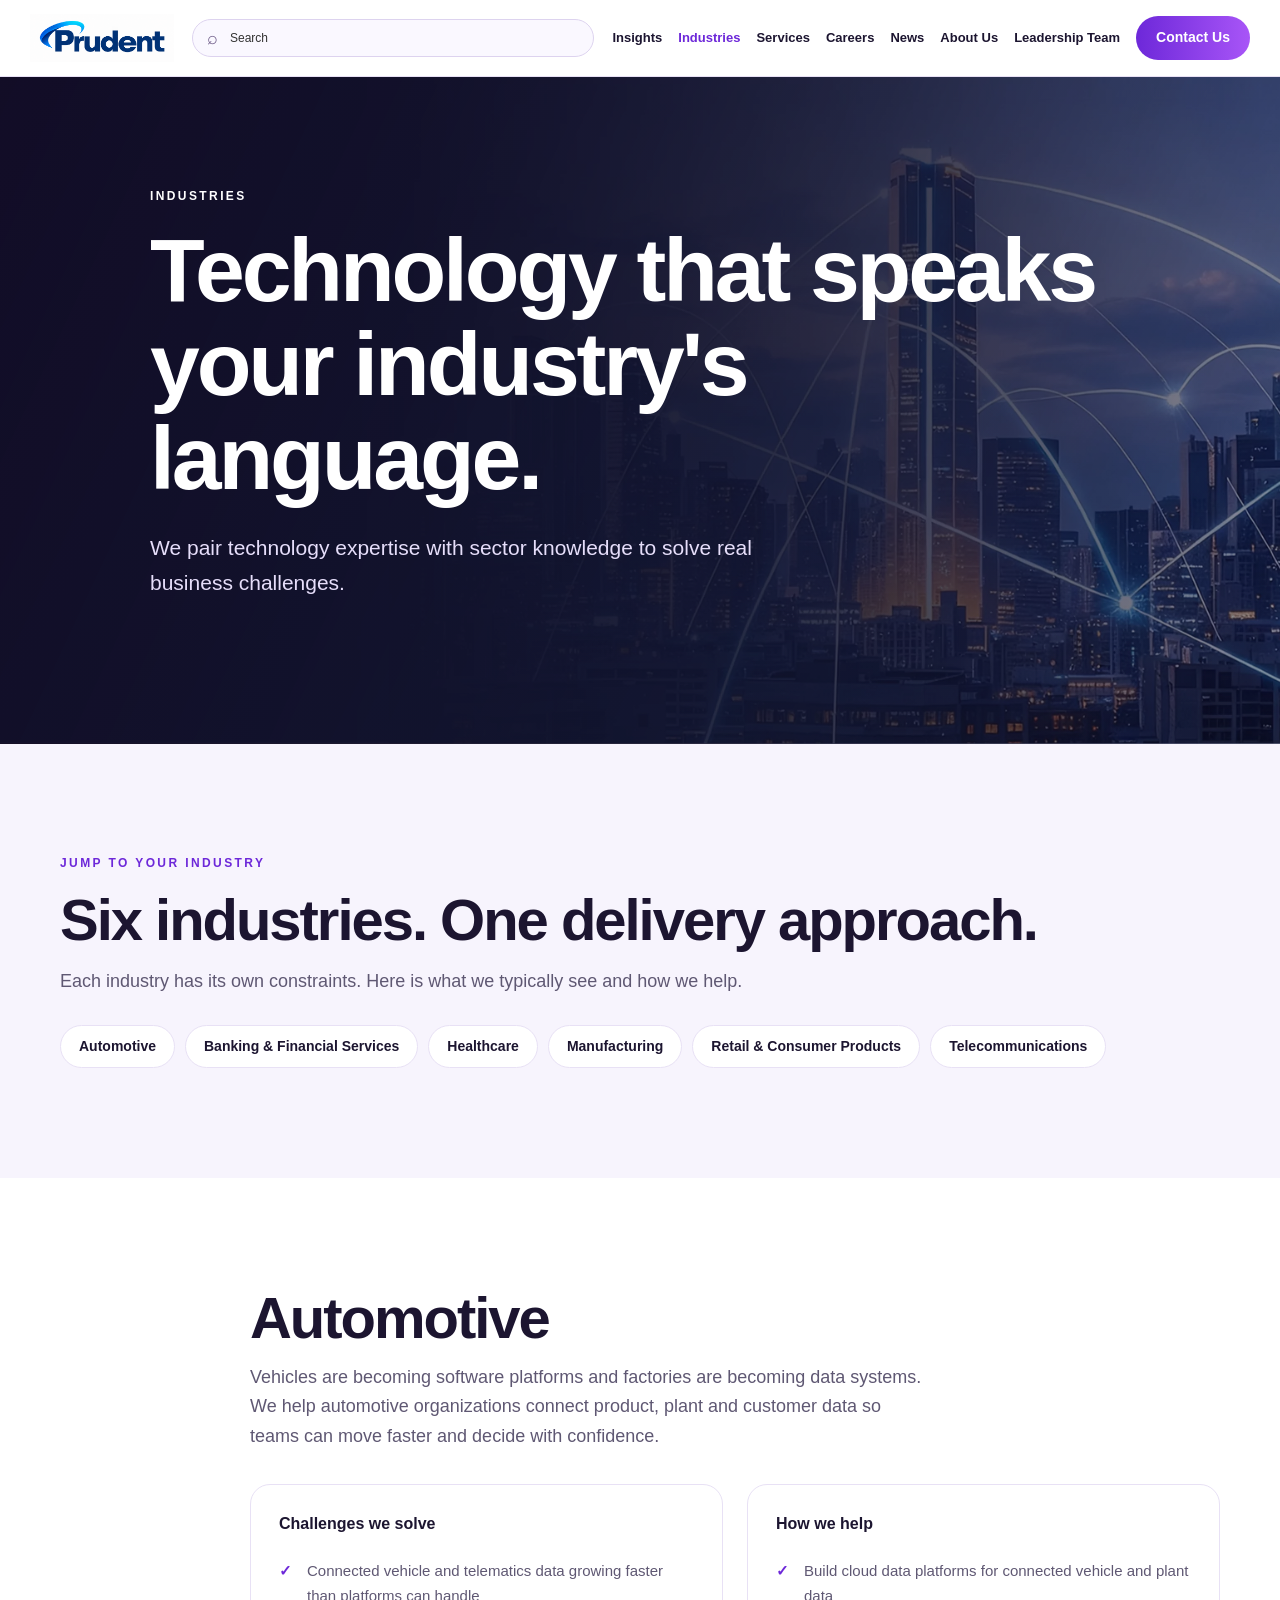
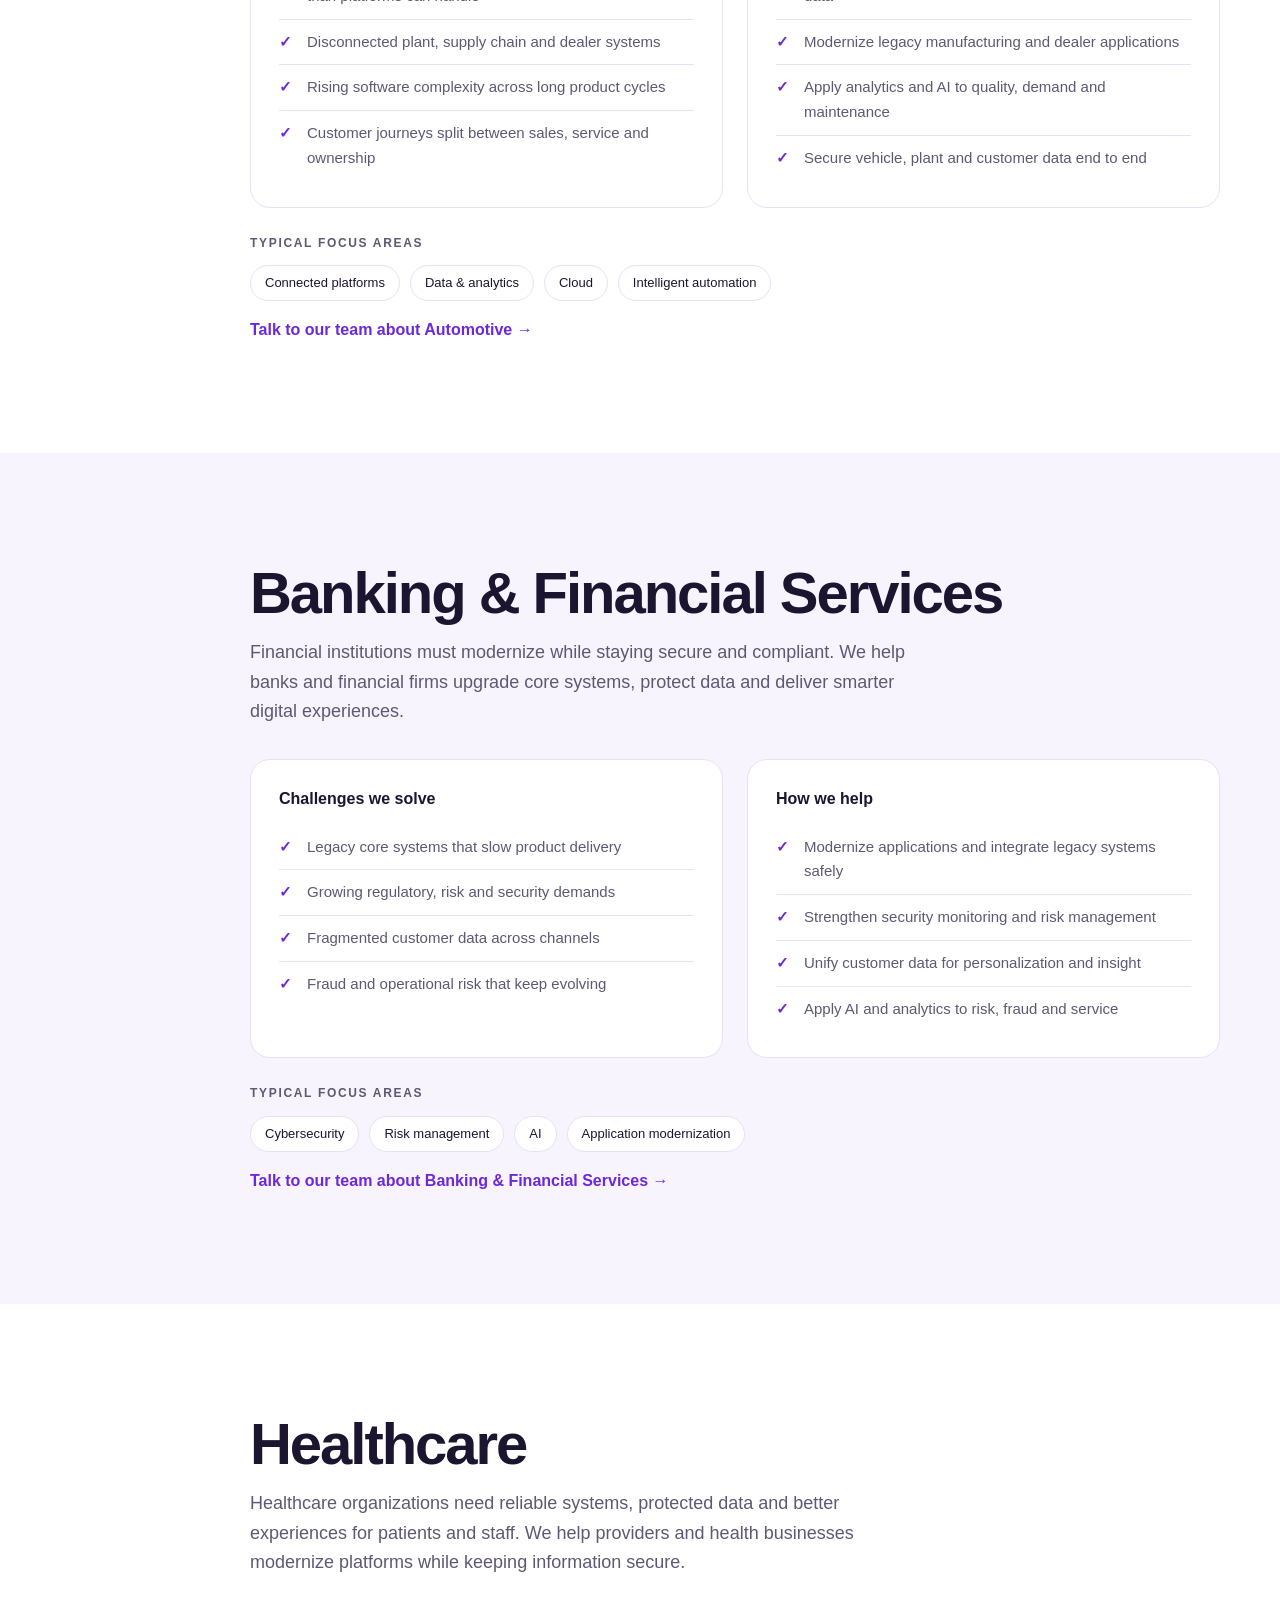
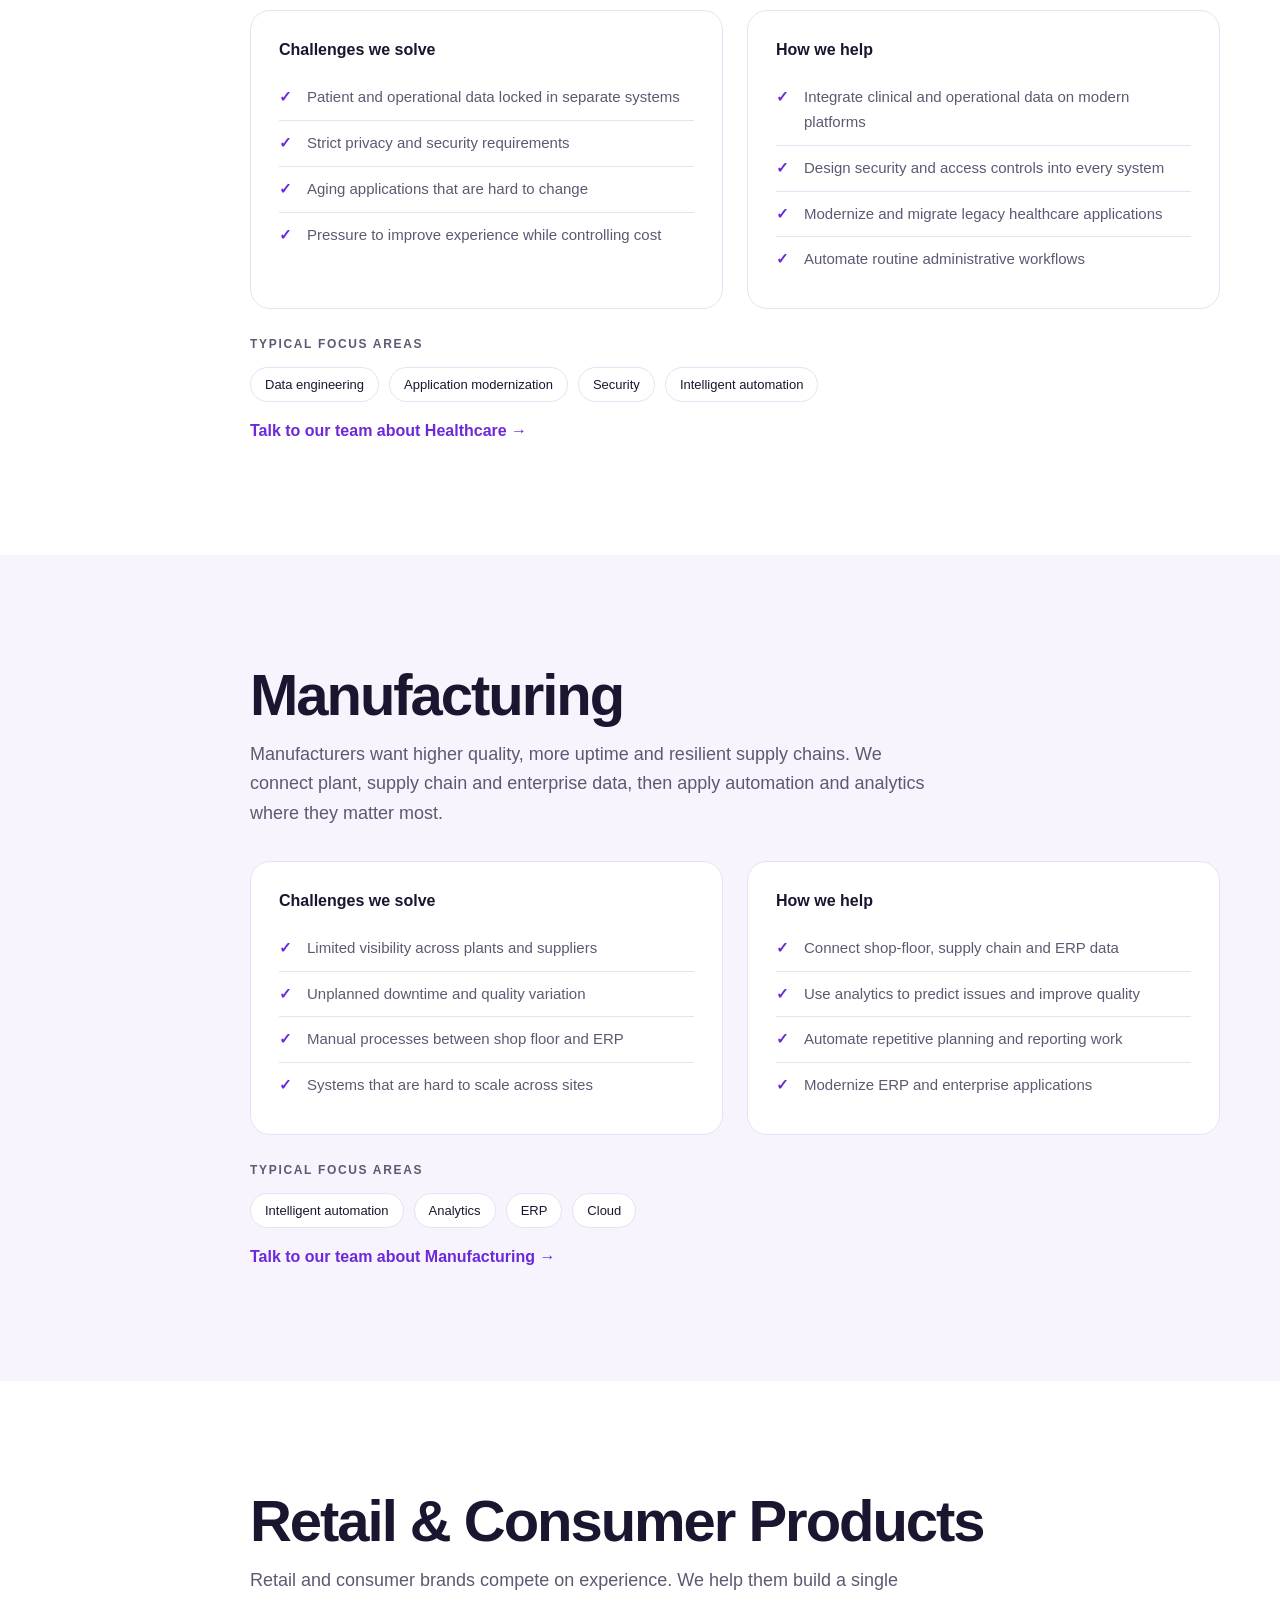
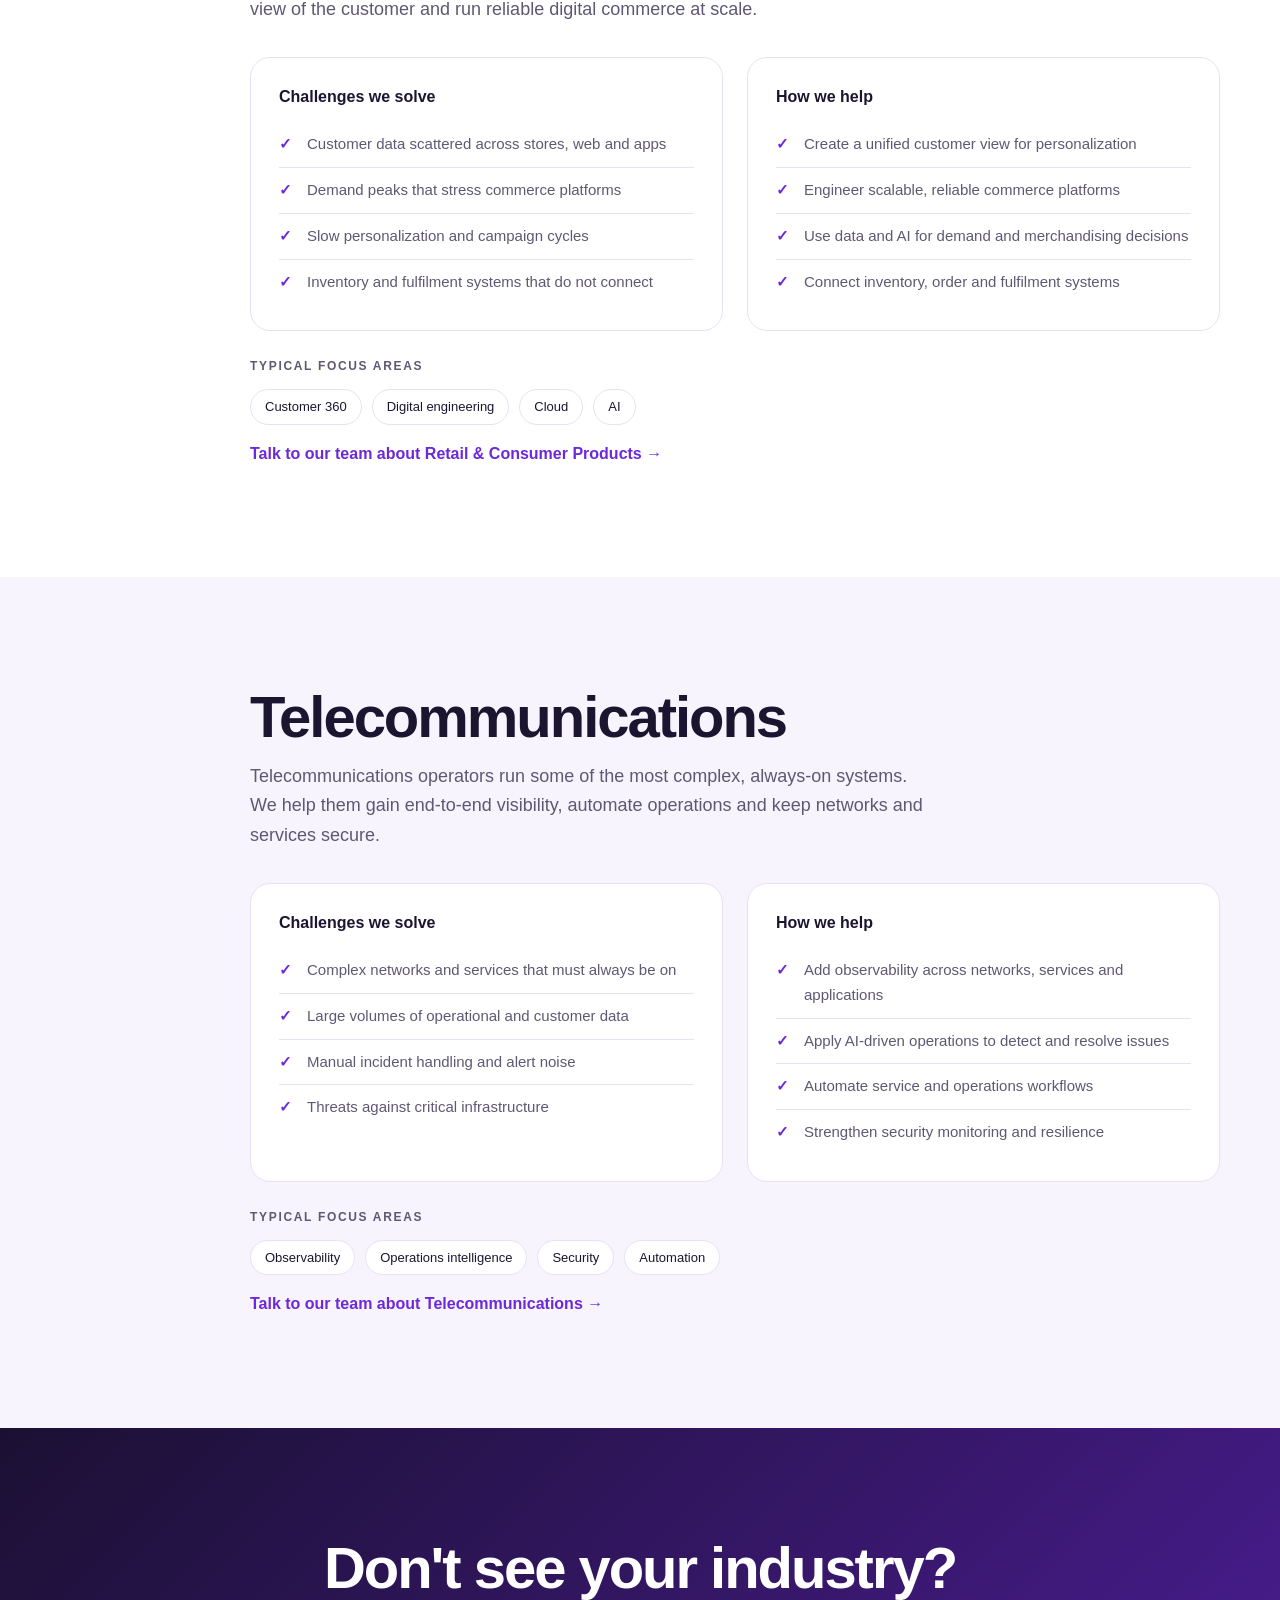
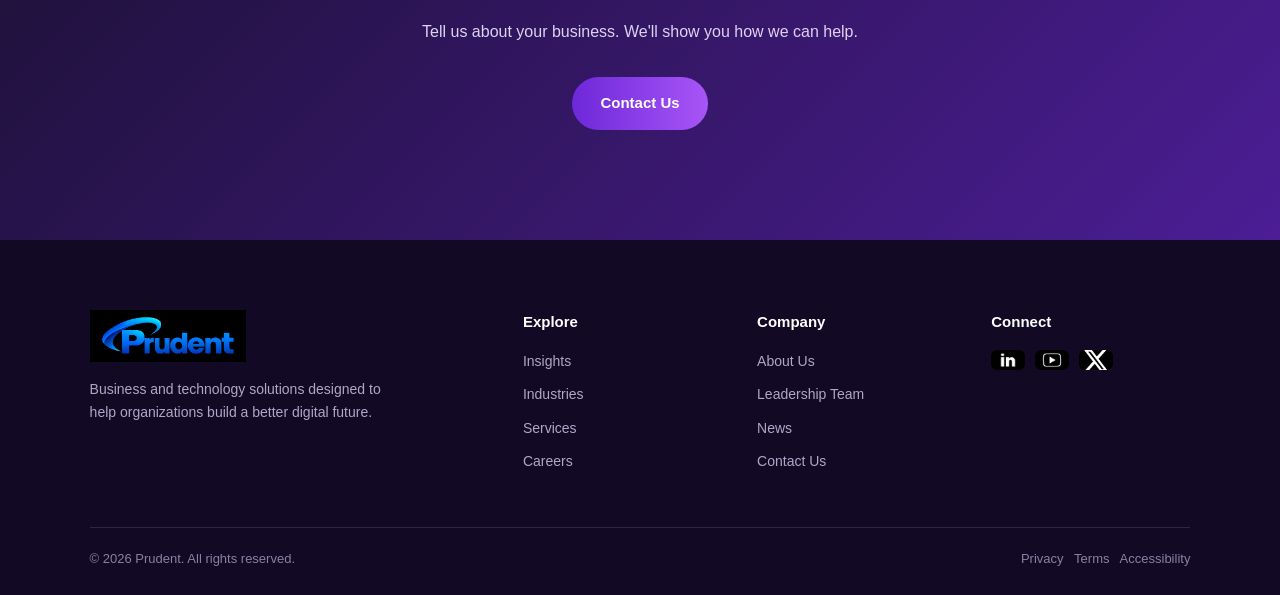
<file: industries.html>
<!DOCTYPE html>
<html lang="en">

<head>
    <meta charset="UTF-8">
    <meta name="viewport" content="width=device-width, initial-scale=1.0">
    <meta name="description" content="Prudent expertise across automotive, banking, healthcare, manufacturing, retail and telecommunications.">
    <title>Industries | Prudent</title>
    <link rel="stylesheet" href="style.css">
    <link rel="icon" type="image/png" href="Images/logo3.png">
</head>

<body>

    <input type="checkbox" id="contact-toggle" class="tg">

    <div class="cd">

        <label for="contact-toggle"
               class="cd-bg"
               aria-label="Close"></label>

        <div class="cd-box"
             role="dialog"
             aria-labelledby="cd-t">

            <label for="contact-toggle"
                   class="x"
                   aria-label="Close">
                &times;
            </label>

            <h2 id="cd-t">
                Schedule a Consultation
            </h2>

            <div class="cd-div">
                &#8595;
            </div>
<form action="thank-you.html" method="get">

  <div class="f">
    <label for="cn">Full Name <i>*</i></label>
    <input id="cn" name="name" required autocomplete="name">
  </div>

  <div class="f">
    <label for="cc">Company Name <i>*</i></label>
    <input id="cc" name="company" required autocomplete="organization">
  </div>

  <div class="f">
    <label for="ce">Work Email <i>*</i></label>
    <input id="ce" name="email" type="email" required autocomplete="email">
  </div>

  <div class="f">
    <label for="cp">Phone Number</label>
    <input id="cp" name="phone" type="tel" autocomplete="tel">
  </div>

  <div class="f">
    <label for="cr">Role / Title</label>
    <input id="cr" name="role" autocomplete="organization-title">
  </div>

  <div class="f">
    <label for="cs">Service <i>*</i></label>

    <select id="cs" name="service" required>
      <option value="">--Select Service--</option>
      <option>Digital Transformation</option>
      <option>Cybersecurity Services</option>
      <option>Data &amp; AI Services</option>
      <option>Enterprise Applications</option>
      <option>Technology Staffing</option>
    </select>
  </div>

  <div class="f full">
    <label for="cq">Please explain your requirement in brief</label>
    <textarea id="cq" name="message"></textarea>
  </div>

  <label class="agree full">
    <input type="checkbox" name="sms_consent" value="agreed" required>

    <b>AGREE <i>*</i></b>

    <span>
      By checking the box above, you agree to receive text messages from
      Prudent Technologies and consulting Inc regarding updates, alerts,
      and notifications.
    </span>
  </label>

  <p class="sms full">
    <b>SMS SHARING DISCLOSURE:</b>
    No mobile information will be shared with third parties/affiliates
    for marketing/promotional purposes at any time.
  </p>

  <button class="btn" type="submit">
    Schedule a Consultation
  </button>

</form>
        </div>

    </div>


    <header class="sh">

        <div class="sh-in">

            <a class="sh-logo"
               href="index.html">

                <img src="Images/logo.png"
                     alt="Prudent home"
                     title="Home">

            </a>


            <form class="sq" action="https://www.google.com/search" method="get" target="_blank" role="search">
    <span class="search-icon">⌕</span>
    <input type="hidden" name="as_sitesearch" value="yourdomain.com">
    <input type="search" name="q" placeholder="Search" aria-label="Search">
</form>

            <input type="checkbox"
                   id="nav-toggle"
                   class="tg">


            <nav class="sn">

                <a href="insights.html">
                    Insights
                </a>

                <a href="industries.html"
                   class="on">
                    Industries
                </a>

                <a href="services.html">
                    Services
                </a>

                <a href="careers.html">
                    Careers
                </a>

                <a href="news.html">
                    News
                </a>

                <a href="about-us.html">
                    About Us
                </a>

                <a href="leadership.html">
                    Leadership Team
                </a>

                <label for="contact-toggle"
                       class="btn">

                    Contact Us

                </label>

            </nav>


            <label for="nav-toggle"
                   class="burger"
                   aria-label="Open menu">

                <i></i>
                <i></i>
                <i></i>

            </label>

        </div>

    </header>


    <main>


        <section class="hero sm">

            <div class="wrap">

                <span class="eyebrow"
                      style="color:var(--teal)">

                    Industries

                </span>

                <h1>
                    Technology that speaks your industry's language.
                </h1>

                <p class="lead">
                    We pair technology expertise with sector knowledge to solve real business challenges.
                </p>

            </div>

        </section>


        <section class="soft">

            <div class="wrap">

                <span class="eyebrow rv">
                    Jump to your industry
                </span>

                <h2 class="rv">
                    Six industries. One delivery approach.
                </h2>

                <p class="lead-p rv">
                    Each industry has its own constraints. Here is what we typically see and how we help.
                </p>


                <div class="chips rv">

                    <a href="#automotive">
                        Automotive
                    </a>

                    <a href="#banking">
                        Banking &amp; Financial Services
                    </a>

                    <a href="#healthcare">
                        Healthcare
                    </a>

                    <a href="#manufacturing">
                        Manufacturing
                    </a>

                    <a href="#retail">
                        Retail &amp; Consumer Products
                    </a>

                    <a href="#telecom">
                        Telecommunications
                    </a>

                </div>

            </div>

        </section>


        <section id="automotive">

            <div class="wrap chap">

                <div class="no rv">
                    01
                </div>

                <div class="rv">

                    <h2>
                        Automotive
                    </h2>

                    <p class="lead-p">
                        Vehicles are becoming software platforms and factories are becoming data systems. We help automotive organizations connect product, plant and customer data so teams can move faster and decide with confidence.
                    </p>


                    <div class="dt">

                        <div>

                            <h3>
                                Challenges we solve
                            </h3>

                            <ul>

                                <li>
                                    Connected vehicle and telematics data growing faster than platforms can handle
                                </li>

                                <li>
                                    Disconnected plant, supply chain and dealer systems
                                </li>

                                <li>
                                    Rising software complexity across long product cycles
                                </li>

                                <li>
                                    Customer journeys split between sales, service and ownership
                                </li>

                            </ul>

                        </div>


                        <div>

                            <h3>
                                How we help
                            </h3>

                            <ul>

                                <li>
                                    Build cloud data platforms for connected vehicle and plant data
                                </li>

                                <li>
                                    Modernize legacy manufacturing and dealer applications
                                </li>

                                <li>
                                    Apply analytics and AI to quality, demand and maintenance
                                </li>

                                <li>
                                    Secure vehicle, plant and customer data end to end
                                </li>

                            </ul>

                        </div>

                    </div>


                    <h3 class="pf">
                        Typical focus areas
                    </h3>

                    <div class="tags">

                        <span>
                            Connected platforms
                        </span>

                        <span>
                            Data &amp; analytics
                        </span>

                        <span>
                            Cloud
                        </span>

                        <span>
                            Intelligent automation
                        </span>

                    </div>


                    <label for="contact-toggle"
                           class="more">

                        Talk to our team about Automotive →

                    </label>

                </div>

            </div>

        </section>


        <section id="banking"
                 class="soft">

            <div class="wrap chap">

                <div class="no rv">
                    02
                </div>

                <div class="rv">

                    <h2>
                        Banking &amp; Financial Services
                    </h2>

                    <p class="lead-p">
                        Financial institutions must modernize while staying secure and compliant. We help banks and financial firms upgrade core systems, protect data and deliver smarter digital experiences.
                    </p>


                    <div class="dt">

                        <div>

                            <h3>
                                Challenges we solve
                            </h3>

                            <ul>

                                <li>
                                    Legacy core systems that slow product delivery
                                </li>

                                <li>
                                    Growing regulatory, risk and security demands
                                </li>

                                <li>
                                    Fragmented customer data across channels
                                </li>

                                <li>
                                    Fraud and operational risk that keep evolving
                                </li>

                            </ul>

                        </div>


                        <div>

                            <h3>
                                How we help
                            </h3>

                            <ul>

                                <li>
                                    Modernize applications and integrate legacy systems safely
                                </li>

                                <li>
                                    Strengthen security monitoring and risk management
                                </li>

                                <li>
                                    Unify customer data for personalization and insight
                                </li>

                                <li>
                                    Apply AI and analytics to risk, fraud and service
                                </li>

                            </ul>

                        </div>

                    </div>


                    <h3 class="pf">
                        Typical focus areas
                    </h3>

                    <div class="tags">

                        <span>
                            Cybersecurity
                        </span>

                        <span>
                            Risk management
                        </span>

                        <span>
                            AI
                        </span>

                        <span>
                            Application modernization
                        </span>

                    </div>


                    <label for="contact-toggle"
                           class="more">

                        Talk to our team about Banking &amp; Financial Services →

                    </label>

                </div>

            </div>

        </section>


        <section id="healthcare">

            <div class="wrap chap">

                <div class="no rv">
                    03
                </div>

                <div class="rv">

                    <h2>
                        Healthcare
                    </h2>

                    <p class="lead-p">
                        Healthcare organizations need reliable systems, protected data and better experiences for patients and staff. We help providers and health businesses modernize platforms while keeping information secure.
                    </p>


                    <div class="dt">

                        <div>

                            <h3>
                                Challenges we solve
                            </h3>

                            <ul>

                                <li>
                                    Patient and operational data locked in separate systems
                                </li>

                                <li>
                                    Strict privacy and security requirements
                                </li>

                                <li>
                                    Aging applications that are hard to change
                                </li>

                                <li>
                                    Pressure to improve experience while controlling cost
                                </li>

                            </ul>

                        </div>


                        <div>

                            <h3>
                                How we help
                            </h3>

                            <ul>

                                <li>
                                    Integrate clinical and operational data on modern platforms
                                </li>

                                <li>
                                    Design security and access controls into every system
                                </li>

                                <li>
                                    Modernize and migrate legacy healthcare applications
                                </li>

                                <li>
                                    Automate routine administrative workflows
                                </li>

                            </ul>

                        </div>

                    </div>


                    <h3 class="pf">
                        Typical focus areas
                    </h3>

                    <div class="tags">

                        <span>
                            Data engineering
                        </span>

                        <span>
                            Application modernization
                        </span>

                        <span>
                            Security
                        </span>

                        <span>
                            Intelligent automation
                        </span>

                    </div>


                    <label for="contact-toggle"
                           class="more">

                        Talk to our team about Healthcare →

                    </label>

                </div>

            </div>

        </section>


        <section id="manufacturing"
                 class="soft">

            <div class="wrap chap">

                <div class="no rv">
                    04
                </div>

                <div class="rv">

                    <h2>
                        Manufacturing
                    </h2>

                    <p class="lead-p">
                        Manufacturers want higher quality, more uptime and resilient supply chains. We connect plant, supply chain and enterprise data, then apply automation and analytics where they matter most.
                    </p>


                    <div class="dt">

                        <div>

                            <h3>
                                Challenges we solve
                            </h3>

                            <ul>

                                <li>
                                    Limited visibility across plants and suppliers
                                </li>

                                <li>
                                    Unplanned downtime and quality variation
                                </li>

                                <li>
                                    Manual processes between shop floor and ERP
                                </li>

                                <li>
                                    Systems that are hard to scale across sites
                                </li>

                            </ul>

                        </div>


                        <div>

                            <h3>
                                How we help
                            </h3>

                            <ul>

                                <li>
                                    Connect shop-floor, supply chain and ERP data
                                </li>

                                <li>
                                    Use analytics to predict issues and improve quality
                                </li>

                                <li>
                                    Automate repetitive planning and reporting work
                                </li>

                                <li>
                                    Modernize ERP and enterprise applications
                                </li>

                            </ul>

                        </div>

                    </div>


                    <h3 class="pf">
                        Typical focus areas
                    </h3>

                    <div class="tags">

                        <span>
                            Intelligent automation
                        </span>

                        <span>
                            Analytics
                        </span>

                        <span>
                            ERP
                        </span>

                        <span>
                            Cloud
                        </span>

                    </div>


                    <label for="contact-toggle"
                           class="more">

                        Talk to our team about Manufacturing →

                    </label>

                </div>

            </div>

        </section>


        <section id="retail">

            <div class="wrap chap">

                <div class="no rv">
                    05
                </div>

                <div class="rv">

                    <h2>
                        Retail &amp; Consumer Products
                    </h2>

                    <p class="lead-p">
                        Retail and consumer brands compete on experience. We help them build a single view of the customer and run reliable digital commerce at scale.
                    </p>


                    <div class="dt">

                        <div>

                            <h3>
                                Challenges we solve
                            </h3>

                            <ul>

                                <li>
                                    Customer data scattered across stores, web and apps
                                </li>

                                <li>
                                    Demand peaks that stress commerce platforms
                                </li>

                                <li>
                                    Slow personalization and campaign cycles
                                </li>

                                <li>
                                    Inventory and fulfilment systems that do not connect
                                </li>

                            </ul>

                        </div>


                        <div>

                            <h3>
                                How we help
                            </h3>

                            <ul>

                                <li>
                                    Create a unified customer view for personalization
                                </li>

                                <li>
                                    Engineer scalable, reliable commerce platforms
                                </li>

                                <li>
                                    Use data and AI for demand and merchandising decisions
                                </li>

                                <li>
                                    Connect inventory, order and fulfilment systems
                                </li>

                            </ul>

                        </div>

                    </div>


                    <h3 class="pf">
                        Typical focus areas
                    </h3>

                    <div class="tags">

                        <span>
                            Customer 360
                        </span>

                        <span>
                            Digital engineering
                        </span>

                        <span>
                            Cloud
                        </span>

                        <span>
                            AI
                        </span>

                    </div>


                    <label for="contact-toggle"
                           class="more">

                        Talk to our team about Retail &amp; Consumer Products →

                    </label>

                </div>

            </div>

        </section>


        <section id="telecom"
                 class="soft">

            <div class="wrap chap">

                <div class="no rv">
                    06
                </div>

                <div class="rv">

                    <h2>
                        Telecommunications
                    </h2>

                    <p class="lead-p">
                        Telecommunications operators run some of the most complex, always-on systems. We help them gain end-to-end visibility, automate operations and keep networks and services secure.
                    </p>


                    <div class="dt">

                        <div>

                            <h3>
                                Challenges we solve
                            </h3>

                            <ul>

                                <li>
                                    Complex networks and services that must always be on
                                </li>

                                <li>
                                    Large volumes of operational and customer data
                                </li>

                                <li>
                                    Manual incident handling and alert noise
                                </li>

                                <li>
                                    Threats against critical infrastructure
                                </li>

                            </ul>

                        </div>


                        <div>

                            <h3>
                                How we help
                            </h3>

                            <ul>

                                <li>
                                    Add observability across networks, services and applications
                                </li>

                                <li>
                                    Apply AI-driven operations to detect and resolve issues
                                </li>

                                <li>
                                    Automate service and operations workflows
                                </li>

                                <li>
                                    Strengthen security monitoring and resilience
                                </li>

                            </ul>

                        </div>

                    </div>


                    <h3 class="pf">
                        Typical focus areas
                    </h3>

                    <div class="tags">

                        <span>
                            Observability
                        </span>

                        <span>
                            Operations intelligence
                        </span>

                        <span>
                            Security
                        </span>

                        <span>
                            Automation
                        </span>

                    </div>


                    <label for="contact-toggle"
                           class="more">

                        Talk to our team about Telecommunications →

                    </label>

                </div>

            </div>

        </section>


        <section class="cta">

            <div class="wrap">

                <h2 class="rv">
                    Don't see your industry?
                </h2>

                <p>
                    Tell us about your business. We'll show you how we can help.
                </p>

                <label for="contact-toggle"
                       class="btn">

                    Contact Us

                </label>

            </div>

        </section>

    </main>


    <footer class="sf">

        <div class="sf-g">


            <div>

                <img src="Images/logo1.png"
                     alt="Prudent">

                <p>
                    Business and technology solutions designed to help organizations build a better digital future.
                </p>

            </div>


            <div>

                <h4>
                    Explore
                </h4>

                <a href="insights.html">
                    Insights
                </a>

                <a href="industries.html">
                    Industries
                </a>

                <a href="services.html">
                    Services
                </a>

                <a href="careers.html">
                    Careers
                </a>

            </div>


            <div>

                <h4>
                    Company
                </h4>

                <a href="about-us.html">
                    About Us
                </a>

                <a href="leadership.html">
                    Leadership Team
                </a>

                <a href="news.html">
                    News
                </a>

                <label for="contact-toggle">
                    Contact Us
                </label>

            </div>


            <div>

                <h4>
                    Connect
                </h4>

                <div class="soc">
            <a href="https://www.linkedin.com/company/prudent-technologies-and-consulting-inc/posts/?feedView=all" aria-label="LinkedIn">
              <img src="Images/LinkedIn.jpg" alt="LinkedIn" />
            </a>

            <a href="https://www.youtube.com/@PrudentTechnologiesConsulting" aria-label="YouTube">
              <img src="Images/youtube.jpg" alt="YouTube" />
            </a>

            <a href="https://x.com/Prudent_USA" aria-label="Twitter">
              <img src="Images/twitter.jpg" alt="Twitter" />
            </a>
          </div>
        </div>
      </div>



        <div class="sf-b">

            <span>
                © 2026 Prudent. All rights reserved.
            </span>

            <span>

                <a href="privacy.html">
                    Privacy
                </a>

                &nbsp;

                Terms

                &nbsp;

                Accessibility

            </span>

        </div>

    </footer>

</body>

</html>
</file>
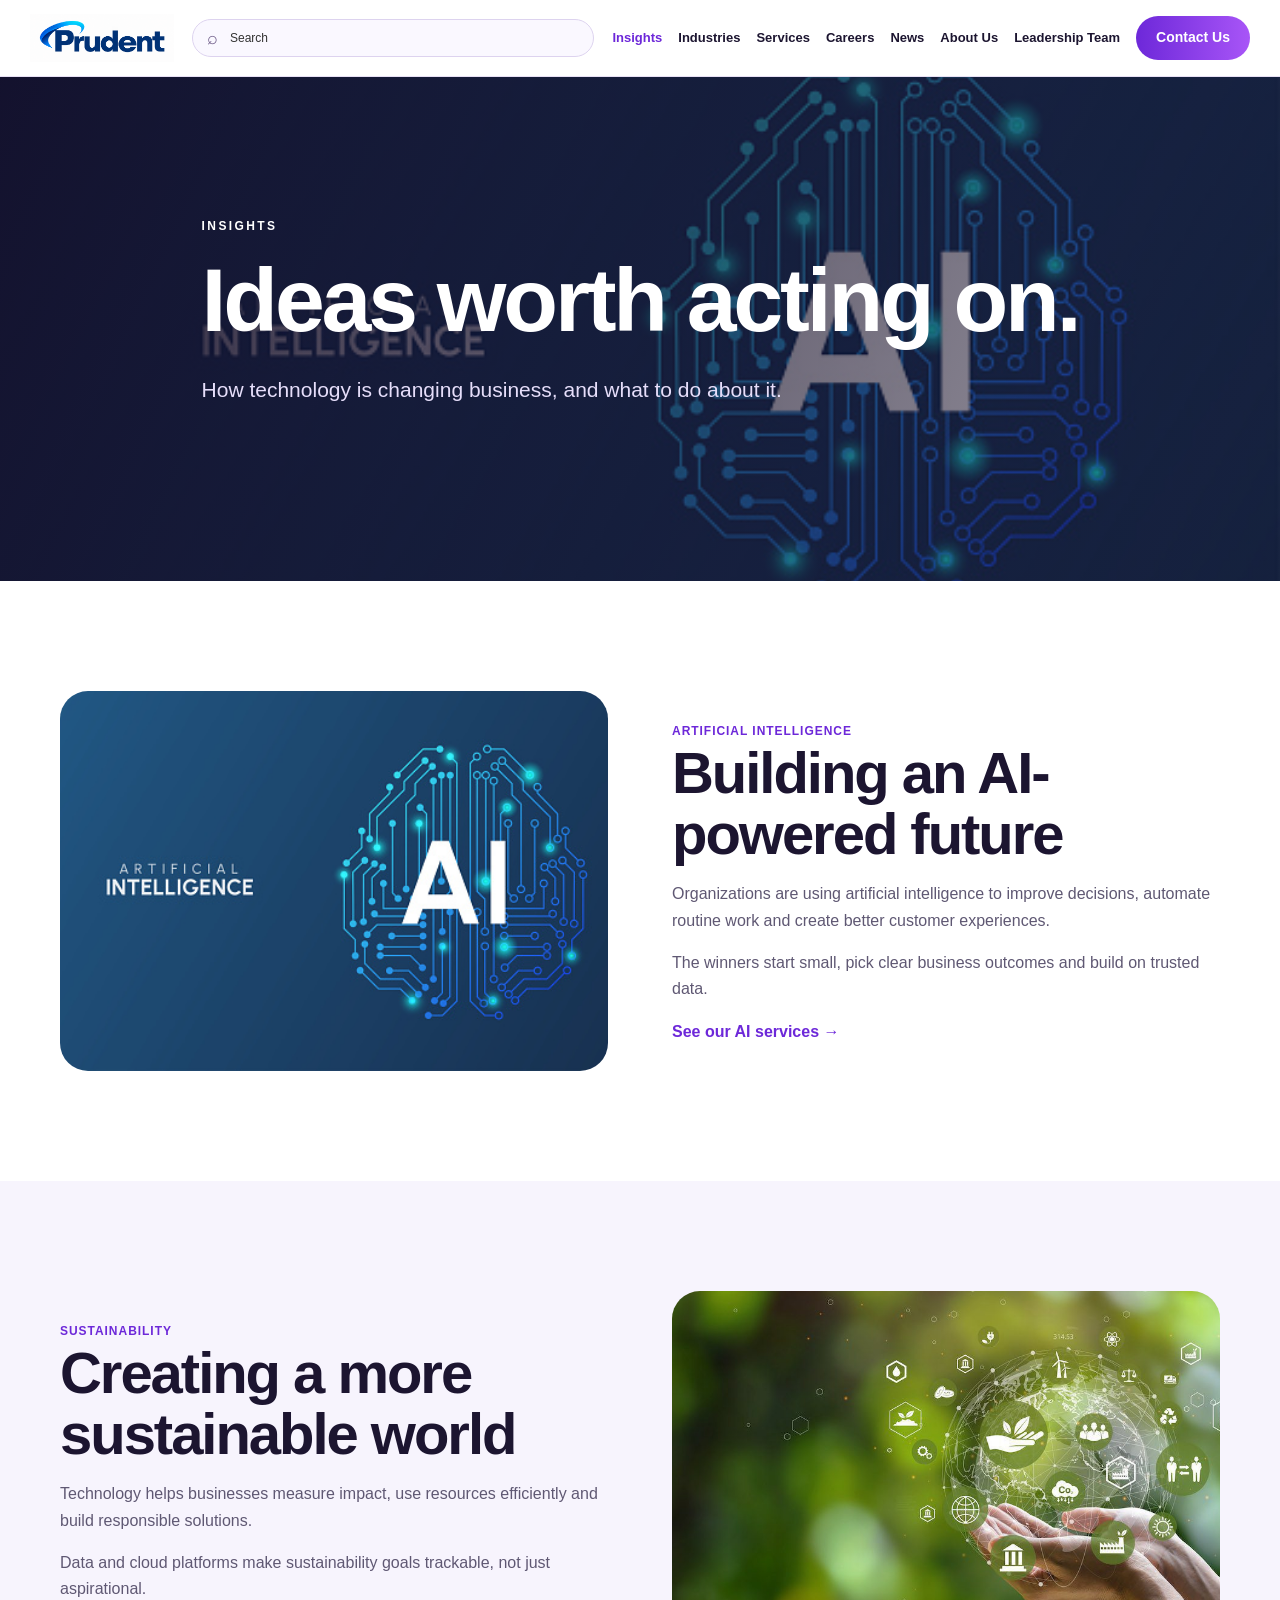
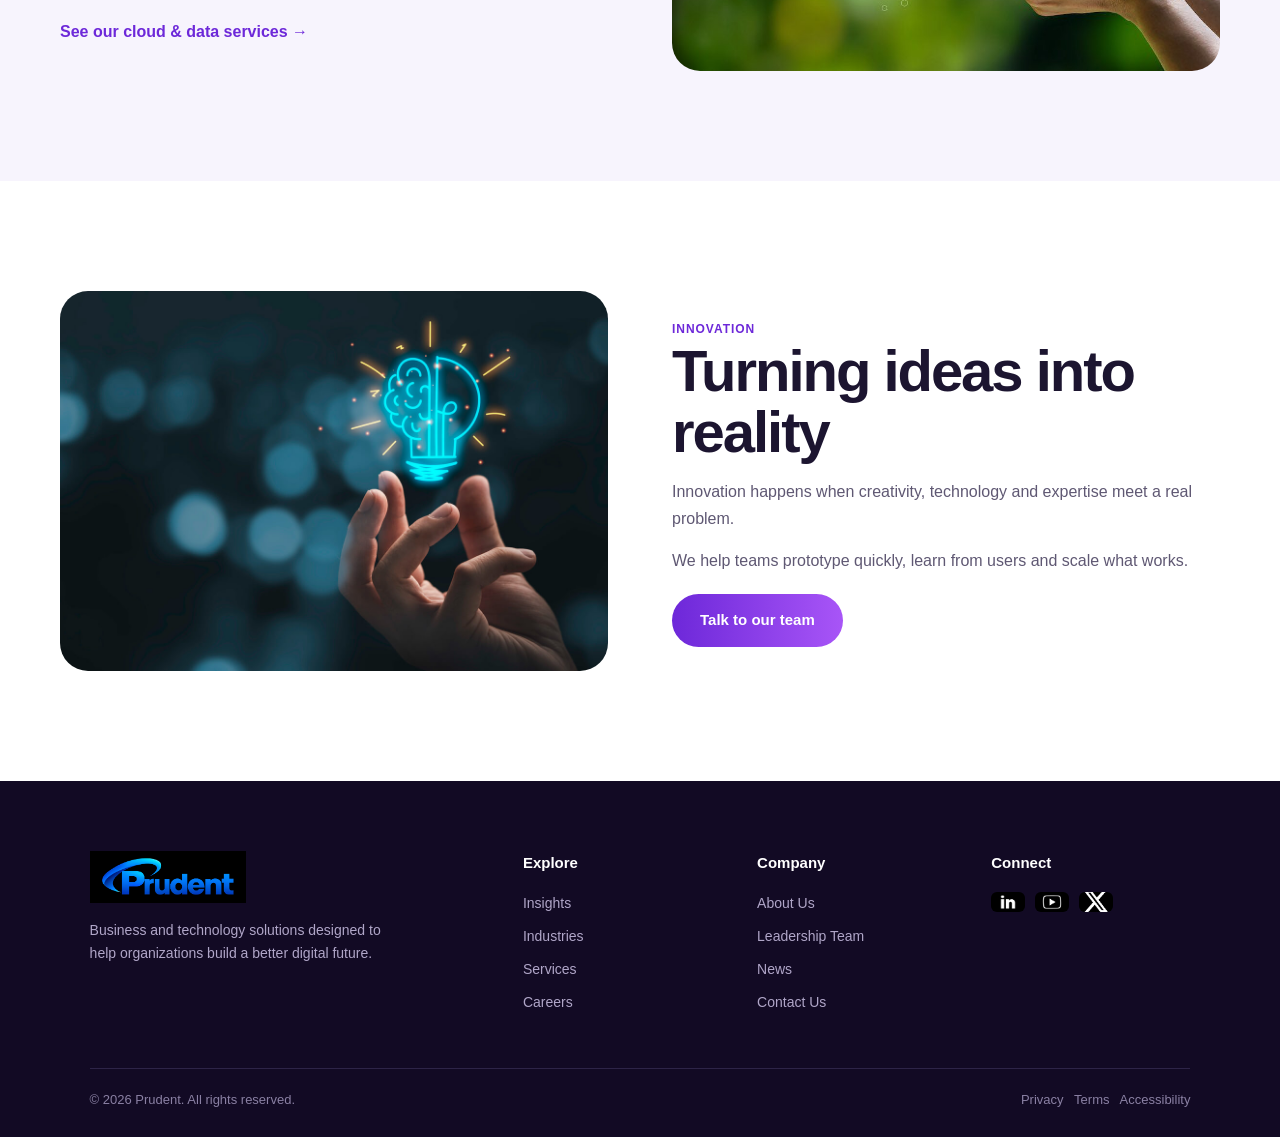
<file: insights.html>
<!DOCTYPE html>
<html lang="en">

<head>
    <meta charset="UTF-8">
    <meta name="viewport" content="width=device-width, initial-scale=1.0">
    <meta name="description" content="Prudent insights on AI, sustainability and innovation.">
    <title>Insights | Prudent</title>
    <link rel="stylesheet" href="style.css">
    <link rel="icon" type="image/png" href="Images/logo3.png">
</head>

<body>

    <input type="checkbox" id="contact-toggle" class="tg">

    <div class="cd">
        <label for="contact-toggle" class="cd-bg" aria-label="Close"></label>

        <div class="cd-box" role="dialog" aria-labelledby="cd-t">
            <label for="contact-toggle" class="x" aria-label="Close">&times;</label>

            <h2 id="cd-t">Schedule a Consultation</h2>
            <div class="cd-div">&#8595;</div>

            <form action="thank-you.html" method="get">

  <div class="f">
    <label for="cn">Full Name <i>*</i></label>
    <input id="cn" name="name" required autocomplete="name">
  </div>

  <div class="f">
    <label for="cc">Company Name <i>*</i></label>
    <input id="cc" name="company" required autocomplete="organization">
  </div>

  <div class="f">
    <label for="ce">Work Email <i>*</i></label>
    <input id="ce" name="email" type="email" required autocomplete="email">
  </div>

  <div class="f">
    <label for="cp">Phone Number</label>
    <input id="cp" name="phone" type="tel" autocomplete="tel">
  </div>

  <div class="f">
    <label for="cr">Role / Title</label>
    <input id="cr" name="role" autocomplete="organization-title">
  </div>

  <div class="f">
    <label for="cs">Service <i>*</i></label>

    <select id="cs" name="service" required>
      <option value="">--Select Service--</option>
      <option>Digital Transformation</option>
      <option>Cybersecurity Services</option>
      <option>Data &amp; AI Services</option>
      <option>Enterprise Applications</option>
      <option>Technology Staffing</option>
    </select>
  </div>

  <div class="f full">
    <label for="cq">Please explain your requirement in brief</label>
    <textarea id="cq" name="message"></textarea>
  </div>

  <label class="agree full">
    <input type="checkbox" name="sms_consent" value="agreed" required>

    <b>AGREE <i>*</i></b>

    <span>
      By checking the box above, you agree to receive text messages from
      Prudent Technologies and consulting Inc regarding updates, alerts,
      and notifications.
    </span>
  </label>

  <p class="sms full">
    <b>SMS SHARING DISCLOSURE:</b>
    No mobile information will be shared with third parties/affiliates
    for marketing/promotional purposes at any time.
  </p>

  <button class="btn" type="submit">
    Schedule a Consultation
  </button>

</form>
        </div>
    </div>


    <header class="sh">

        <div class="sh-in">

            <a class="sh-logo" href="index.html">
                <img src="Images/logo.png"
                     alt="Prudent home"
                     title="Home">
            </a>


            <form class="sq" action="https://www.google.com/search" method="get" target="_blank" role="search">
    <span class="search-icon">⌕</span>
    <input type="hidden" name="as_sitesearch" value="yourdomain.com">
    <input type="search" name="q" placeholder="Search" aria-label="Search">
</form>

            <input type="checkbox"
                   id="nav-toggle"
                   class="tg">


            <nav class="sn">

                <a href="insights.html" class="on">
                    Insights
                </a>

                <a href="industries.html">
                    Industries
                </a>

                <a href="services.html">
                    Services
                </a>

                <a href="careers.html">
                    Careers
                </a>

                <a href="news.html">
                    News
                </a>

                <a href="about-us.html">
                    About Us
                </a>

                <a href="leadership.html">
                    Leadership Team
                </a>

                <label for="contact-toggle" class="btn">
                    Contact Us
                </label>

            </nav>


            <label for="nav-toggle"
                   class="burger"
                   aria-label="Open menu">

                <i></i>
                <i></i>
                <i></i>

            </label>

        </div>

    </header>


    <main>

        <section class="hero sm"
                 style="--bg:url(Images/AI.jpg)">

            <div class="wrap">

                <span class="eyebrow"
                      style="color:var(--teal)">
                    Insights
                </span>

                <h1>
                    Ideas worth acting on.
                </h1>

                <p class="lead">
                    How technology is changing business, and what to do about it.
                </p>

            </div>

        </section>


        <section id="ai">

            <div class="wrap art">

                <div class="im rv"
                     style="--bg:url(Images/AI.jpg)">
                </div>


                <div class="rv">

                    <span class="tag">
                        ARTIFICIAL INTELLIGENCE
                    </span>

                    <h2>
                        Building an AI-powered future
                    </h2>

                    <p>
                        Organizations are using artificial intelligence to improve decisions, automate routine work and create better customer experiences.
                    </p>

                    <p>
                        The winners start small, pick clear business outcomes and build on trusted data.
                    </p>

                    <a href="services.html" class="more">
                        See our AI services →
                    </a>

                </div>

            </div>

        </section>


        <section id="sustainability" class="soft">

            <div class="wrap art rev">

                <div class="im rv"
                     style="--bg:url(Images/SUSTAINABILITY.jpg)">
                </div>


                <div class="rv">

                    <span class="tag">
                        SUSTAINABILITY
                    </span>

                    <h2>
                        Creating a more sustainable world
                    </h2>

                    <p>
                        Technology helps businesses measure impact, use resources efficiently and build responsible solutions.
                    </p>

                    <p>
                        Data and cloud platforms make sustainability goals trackable, not just aspirational.
                    </p>

                    <a href="services.html" class="more">
                        See our cloud &amp; data services →
                    </a>

                </div>

            </div>

        </section>


        <section id="innovation">

            <div class="wrap art">

                <div class="im rv"
                     style="--bg:url(Images/INNOVATION.jpg)">
                </div>


                <div class="rv">

                    <span class="tag">
                        INNOVATION
                    </span>

                    <h2>
                        Turning ideas into reality
                    </h2>

                    <p>
                        Innovation happens when creativity, technology and expertise meet a real problem.
                    </p>

                    <p>
                        We help teams prototype quickly, learn from users and scale what works.
                    </p>

                    <label for="contact-toggle"
                           class="btn"
                           style="margin-top:20px">

                        Talk to our team

                    </label>

                </div>

            </div>

        </section>

    </main>


    <footer class="sf">

        <div class="sf-g">


            <div>

                <img src="Images/logo1.png"
                     alt="Prudent">

                <p>
                    Business and technology solutions designed to help organizations build a better digital future.
                </p>

            </div>


            <div>

                <h4>
                    Explore
                </h4>

                <a href="insights.html">
                    Insights
                </a>

                <a href="industries.html">
                    Industries
                </a>

                <a href="services.html">
                    Services
                </a>

                <a href="careers.html">
                    Careers
                </a>

            </div>


            <div>

                <h4>
                    Company
                </h4>

                <a href="about-us.html">
                    About Us
                </a>

                <a href="leadership.html">
                    Leadership Team
                </a>

                <a href="news.html">
                    News
                </a>

                <label for="contact-toggle">
                    Contact Us
                </label>

            </div>


            <div>

                <h4>
                    Connect
                </h4>


                <div class="soc">
            <a href="https://www.linkedin.com/company/prudent-technologies-and-consulting-inc/posts/?feedView=all" aria-label="LinkedIn">
              <img src="Images/LinkedIn.jpg" alt="LinkedIn" />
            </a>

            <a href="https://www.youtube.com/@PrudentTechnologiesConsulting" aria-label="YouTube">
              <img src="Images/youtube.jpg" alt="YouTube" />
            </a>

            <a href="https://x.com/Prudent_USA" aria-label="Twitter">
              <img src="Images/twitter.jpg" alt="Twitter" />
            </a>
          </div>
        </div>
      </div>


        <div class="sf-b">

            <span>
                © 2026 Prudent. All rights reserved.
            </span>

            <span>

                <a href="privacy.html">
                    Privacy
                </a>

                &nbsp;

                Terms

                &nbsp;

                Accessibility

            </span>

        </div>

    </footer>

</body>

</html>
</file>
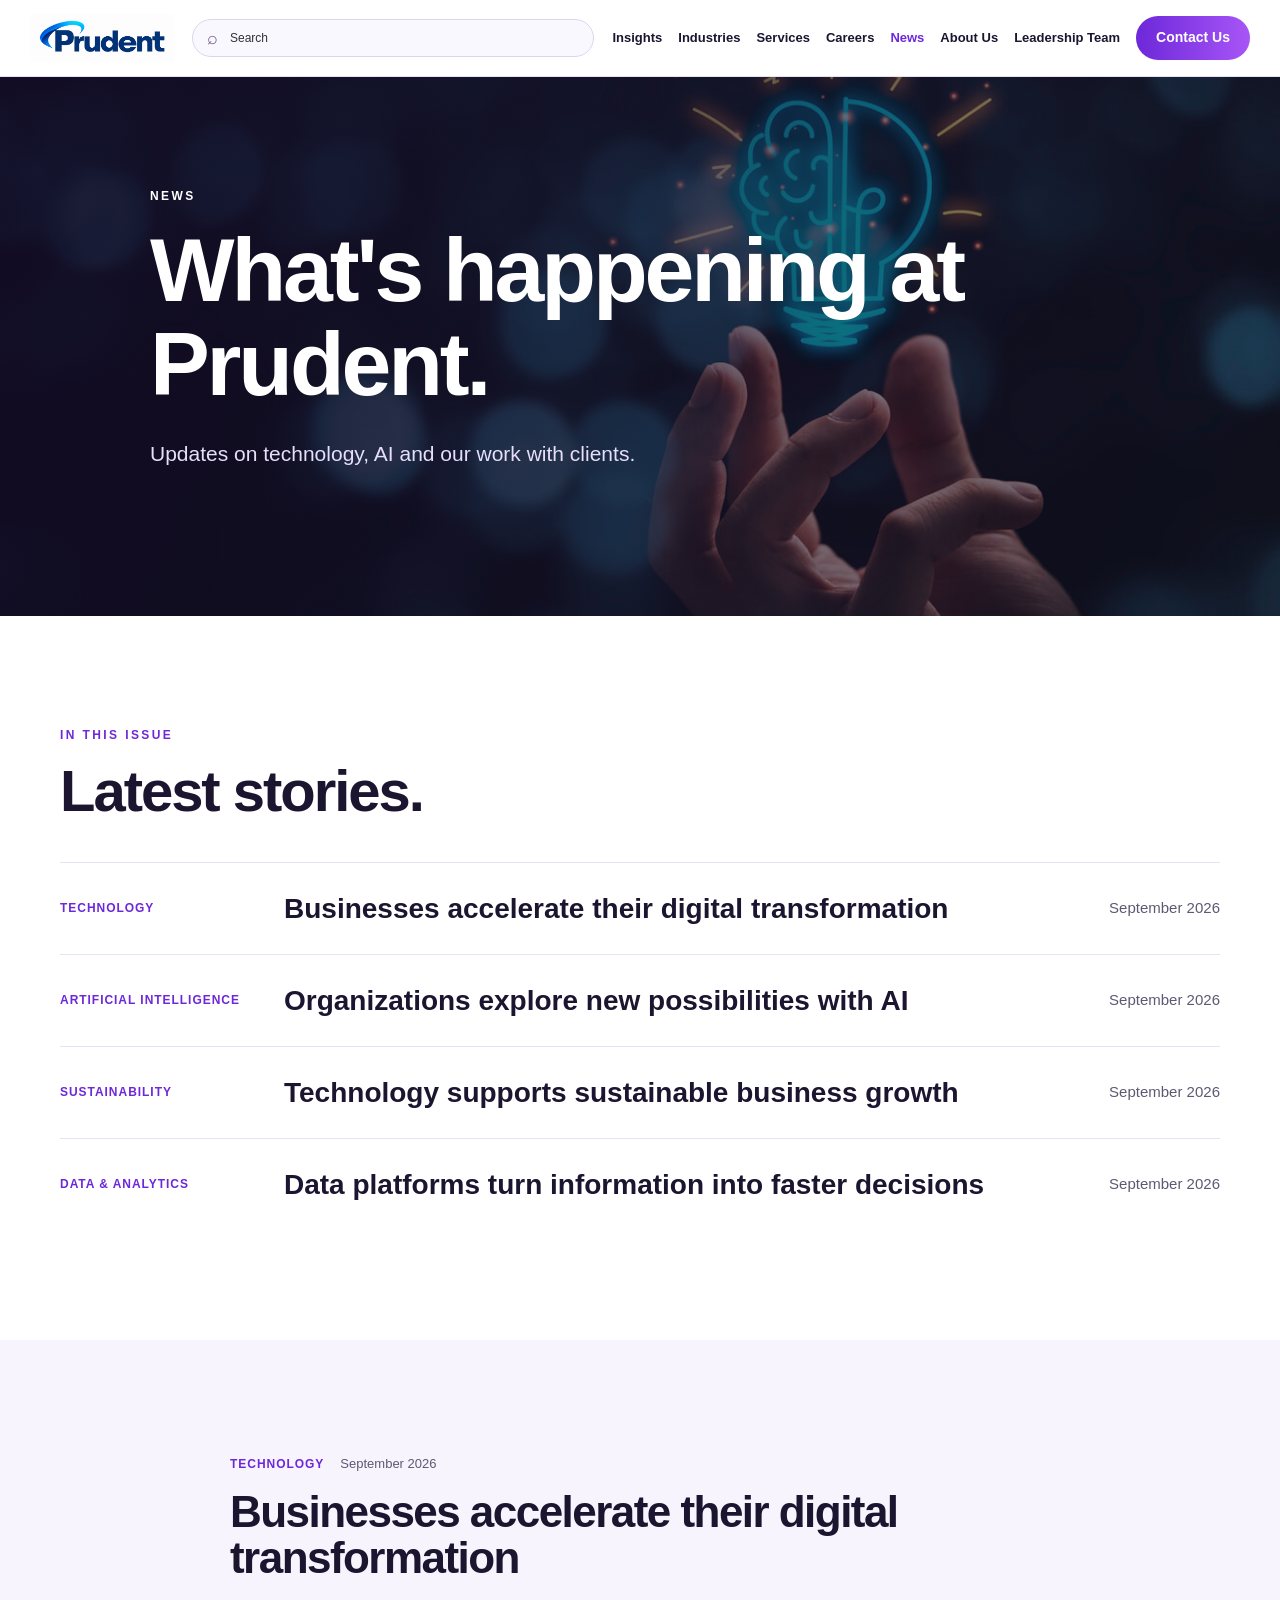
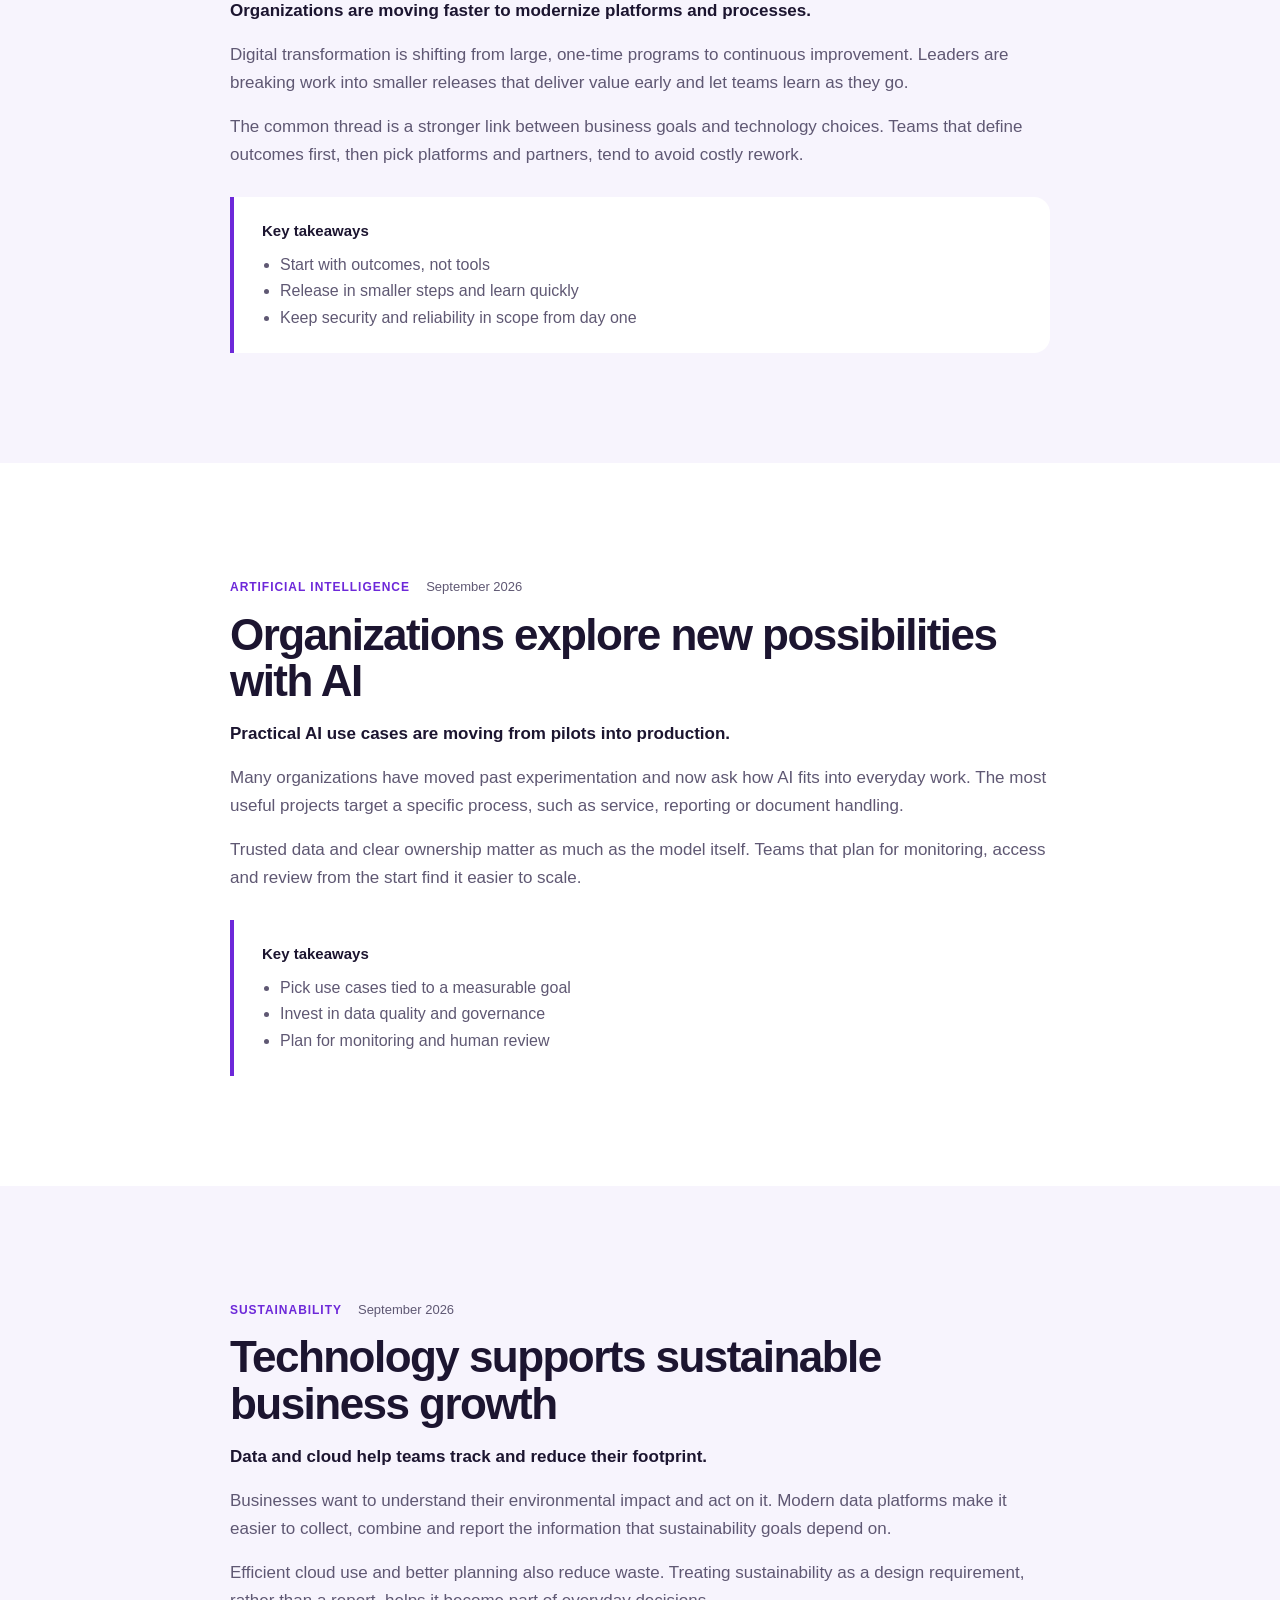
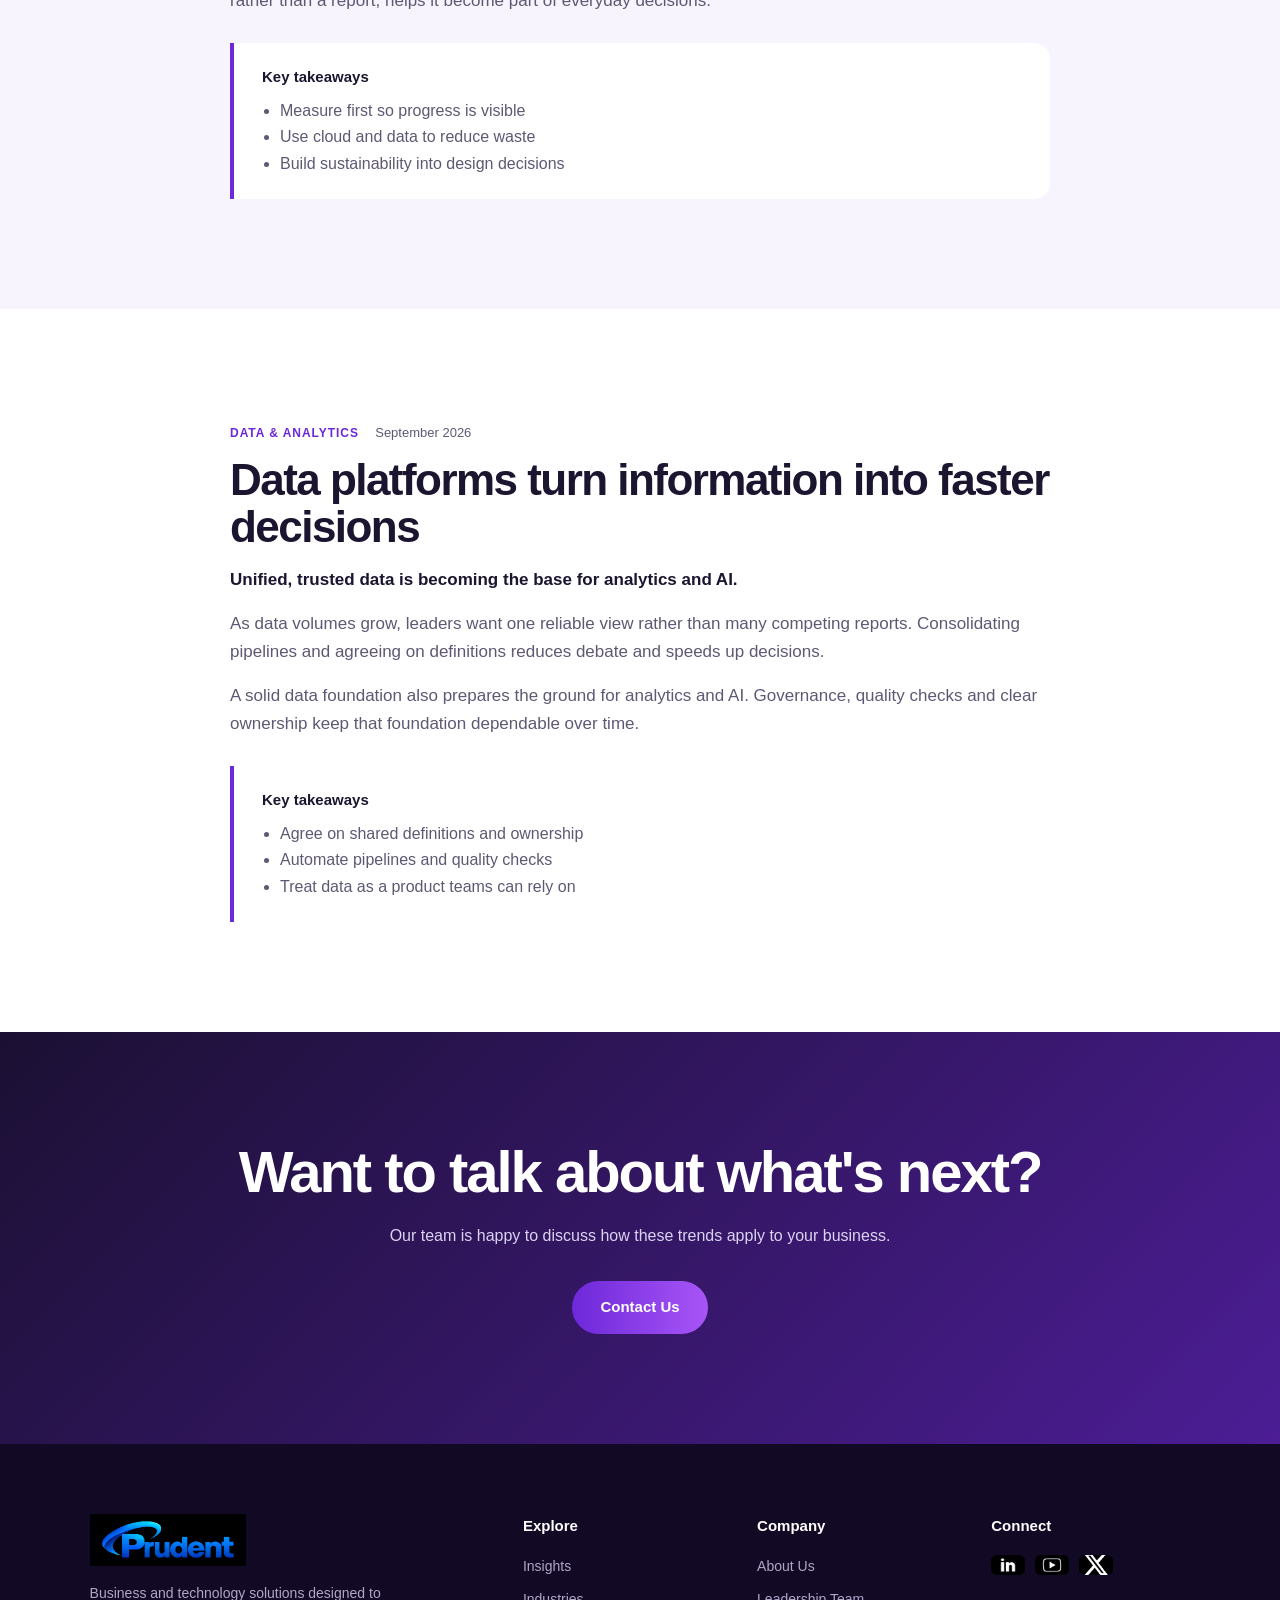
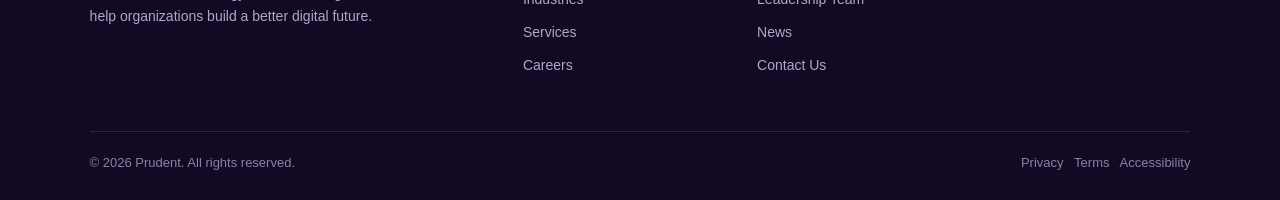
<file: news.html>
<!DOCTYPE html>
<html lang="en">

<head>
    <meta charset="UTF-8">
    <meta name="viewport" content="width=device-width, initial-scale=1.0">
    <meta name="description" content="Latest news and perspectives from Prudent.">
    <title>News | Prudent</title>
    <link rel="stylesheet" href="style.css">
    <link rel="icon" type="image/png" href="Images/logo3.png">
</head>

<body>

    <input type="checkbox" id="contact-toggle" class="tg">

    <div class="cd">

        <label for="contact-toggle"
               class="cd-bg"
               aria-label="Close"></label>

        <div class="cd-box"
             role="dialog"
             aria-labelledby="cd-t">

            <label for="contact-toggle"
                   class="x"
                   aria-label="Close">
                &times;
            </label>

            <h2 id="cd-t">
                Schedule a Consultation
            </h2>

            <div class="cd-div">
                &#8595;
            </div>

            <form action="thank-you.html" method="get">

  <div class="f">
    <label for="cn">Full Name <i>*</i></label>
    <input id="cn" name="name" required autocomplete="name">
  </div>

  <div class="f">
    <label for="cc">Company Name <i>*</i></label>
    <input id="cc" name="company" required autocomplete="organization">
  </div>

  <div class="f">
    <label for="ce">Work Email <i>*</i></label>
    <input id="ce" name="email" type="email" required autocomplete="email">
  </div>

  <div class="f">
    <label for="cp">Phone Number</label>
    <input id="cp" name="phone" type="tel" autocomplete="tel">
  </div>

  <div class="f">
    <label for="cr">Role / Title</label>
    <input id="cr" name="role" autocomplete="organization-title">
  </div>

  <div class="f">
    <label for="cs">Service <i>*</i></label>

    <select id="cs" name="service" required>
      <option value="">--Select Service--</option>
      <option>Digital Transformation</option>
      <option>Cybersecurity Services</option>
      <option>Data &amp; AI Services</option>
      <option>Enterprise Applications</option>
      <option>Technology Staffing</option>
    </select>
  </div>

  <div class="f full">
    <label for="cq">Please explain your requirement in brief</label>
    <textarea id="cq" name="message"></textarea>
  </div>

  <label class="agree full">
    <input type="checkbox" name="sms_consent" value="agreed" required>

    <b>AGREE <i>*</i></b>

    <span>
      By checking the box above, you agree to receive text messages from
      Prudent Technologies and consulting Inc regarding updates, alerts,
      and notifications.
    </span>
  </label>

  <p class="sms full">
    <b>SMS SHARING DISCLOSURE:</b>
    No mobile information will be shared with third parties/affiliates
    for marketing/promotional purposes at any time.
  </p>

  <button class="btn" type="submit">
    Schedule a Consultation
  </button>

</form>

        </div>

    </div>


    <header class="sh">

        <div class="sh-in">

            <a class="sh-logo"
               href="index.html">

                <img src="Images/logo.png"
                     alt="Prudent home"
                     title="Home">

            </a>


            <form class="sq" action="https://www.google.com/search" method="get" target="_blank" role="search">
    <span class="search-icon">⌕</span>
    <input type="hidden" name="as_sitesearch" value="yourdomain.com">
    <input type="search" name="q" placeholder="Search" aria-label="Search">
</form>

            <input type="checkbox"
                   id="nav-toggle"
                   class="tg">


            <nav class="sn">

                <a href="insights.html">
                    Insights
                </a>

                <a href="industries.html">
                    Industries
                </a>

                <a href="services.html">
                    Services
                </a>

                <a href="careers.html">
                    Careers
                </a>

                <a href="news.html"
                   class="on">
                    News
                </a>

                <a href="about-us.html">
                    About Us
                </a>

                <a href="leadership.html">
                    Leadership Team
                </a>

                <label for="contact-toggle"
                       class="btn">
                    Contact Us
                </label>

            </nav>


            <label for="nav-toggle"
                   class="burger"
                   aria-label="Open menu">

                <i></i>
                <i></i>
                <i></i>

            </label>

        </div>

    </header>


    <main>


        <section class="hero sm"
                 style="--bg:url(Images/INNOVATION.jpg)">

            <div class="wrap">

                <span class="eyebrow"
                      style="color:var(--teal)">
                    News
                </span>

                <h1>
                    What's happening at Prudent.
                </h1>

                <p class="lead">
                    Updates on technology, AI and our work with clients.
                </p>

            </div>

        </section>


        <section>

            <div class="wrap">

                <span class="eyebrow rv">
                    In this issue
                </span>

                <h2 class="rv">
                    Latest stories.
                </h2>


                <div class="nl"
                     style="margin-top:40px">


                    <a href="#a1"
                       class="rv">

                        <span class="tag">
                            TECHNOLOGY
                        </span>

                        <h3>
                            Businesses accelerate their digital transformation
                        </h3>

                        <time>
                            September 2026
                        </time>

                    </a>


                    <a href="#a2"
                       class="rv">

                        <span class="tag">
                            ARTIFICIAL INTELLIGENCE
                        </span>

                        <h3>
                            Organizations explore new possibilities with AI
                        </h3>

                        <time>
                            September 2026
                        </time>

                    </a>


                    <a href="#a3"
                       class="rv">

                        <span class="tag">
                            SUSTAINABILITY
                        </span>

                        <h3>
                            Technology supports sustainable business growth
                        </h3>

                        <time>
                            September 2026
                        </time>

                    </a>


                    <a href="#a4"
                       class="rv">

                        <span class="tag">
                            DATA &amp; ANALYTICS
                        </span>

                        <h3>
                            Data platforms turn information into faster decisions
                        </h3>

                        <time>
                            September 2026
                        </time>

                    </a>

                </div>

            </div>

        </section>


        <section id="a1"
                 class="soft">

            <div class="ar rv">

                <span class="tag">
                    TECHNOLOGY
                </span>

                <time>
                    September 2026
                </time>

                <h2>
                    Businesses accelerate their digital transformation
                </h2>

                <p class="lead-p">
                    Organizations are moving faster to modernize platforms and processes.
                </p>

                <p>
                    Digital transformation is shifting from large, one-time programs to continuous improvement. Leaders are breaking work into smaller releases that deliver value early and let teams learn as they go.
                </p>

                <p>
                    The common thread is a stronger link between business goals and technology choices. Teams that define outcomes first, then pick platforms and partners, tend to avoid costly rework.
                </p>


                <div class="kt">

                    <h3>
                        Key takeaways
                    </h3>

                    <ul>

                        <li>
                            Start with outcomes, not tools
                        </li>

                        <li>
                            Release in smaller steps and learn quickly
                        </li>

                        <li>
                            Keep security and reliability in scope from day one
                        </li>

                    </ul>

                </div>

            </div>

        </section>


        <section id="a2">

            <div class="ar rv">

                <span class="tag">
                    ARTIFICIAL INTELLIGENCE
                </span>

                <time>
                    September 2026
                </time>

                <h2>
                    Organizations explore new possibilities with AI
                </h2>

                <p class="lead-p">
                    Practical AI use cases are moving from pilots into production.
                </p>

                <p>
                    Many organizations have moved past experimentation and now ask how AI fits into everyday work. The most useful projects target a specific process, such as service, reporting or document handling.
                </p>

                <p>
                    Trusted data and clear ownership matter as much as the model itself. Teams that plan for monitoring, access and review from the start find it easier to scale.
                </p>


                <div class="kt">

                    <h3>
                        Key takeaways
                    </h3>

                    <ul>

                        <li>
                            Pick use cases tied to a measurable goal
                        </li>

                        <li>
                            Invest in data quality and governance
                        </li>

                        <li>
                            Plan for monitoring and human review
                        </li>

                    </ul>

                </div>

            </div>

        </section>


        <section id="a3"
                 class="soft">

            <div class="ar rv">

                <span class="tag">
                    SUSTAINABILITY
                </span>

                <time>
                    September 2026
                </time>

                <h2>
                    Technology supports sustainable business growth
                </h2>

                <p class="lead-p">
                    Data and cloud help teams track and reduce their footprint.
                </p>

                <p>
                    Businesses want to understand their environmental impact and act on it. Modern data platforms make it easier to collect, combine and report the information that sustainability goals depend on.
                </p>

                <p>
                    Efficient cloud use and better planning also reduce waste. Treating sustainability as a design requirement, rather than a report, helps it become part of everyday decisions.
                </p>


                <div class="kt">

                    <h3>
                        Key takeaways
                    </h3>

                    <ul>

                        <li>
                            Measure first so progress is visible
                        </li>

                        <li>
                            Use cloud and data to reduce waste
                        </li>

                        <li>
                            Build sustainability into design decisions
                        </li>

                    </ul>

                </div>

            </div>

        </section>


        <section id="a4">

            <div class="ar rv">

                <span class="tag">
                    DATA &amp; ANALYTICS
                </span>

                <time>
                    September 2026
                </time>

                <h2>
                    Data platforms turn information into faster decisions
                </h2>

                <p class="lead-p">
                    Unified, trusted data is becoming the base for analytics and AI.
                </p>

                <p>
                    As data volumes grow, leaders want one reliable view rather than many competing reports. Consolidating pipelines and agreeing on definitions reduces debate and speeds up decisions.
                </p>

                <p>
                    A solid data foundation also prepares the ground for analytics and AI. Governance, quality checks and clear ownership keep that foundation dependable over time.
                </p>


                <div class="kt">

                    <h3>
                        Key takeaways
                    </h3>

                    <ul>

                        <li>
                            Agree on shared definitions and ownership
                        </li>

                        <li>
                            Automate pipelines and quality checks
                        </li>

                        <li>
                            Treat data as a product teams can rely on
                        </li>

                    </ul>

                </div>

            </div>

        </section>


        <section class="cta">

            <div class="wrap">

                <h2 class="rv">
                    Want to talk about what's next?
                </h2>

                <p>
                    Our team is happy to discuss how these trends apply to your business.
                </p>

                <label for="contact-toggle"
                       class="btn">
                    Contact Us
                </label>

            </div>

        </section>

    </main>


    <footer class="sf">

        <div class="sf-g">


            <div>

                <img src="Images/logo1.png"
                     alt="Prudent">

                <p>
                    Business and technology solutions designed to help organizations build a better digital future.
                </p>

            </div>


            <div>

                <h4>
                    Explore
                </h4>

                <a href="insights.html">
                    Insights
                </a>

                <a href="industries.html">
                    Industries
                </a>

                <a href="services.html">
                    Services
                </a>

                <a href="careers.html">
                    Careers
                </a>

            </div>


            <div>

                <h4>
                    Company
                </h4>

                <a href="about-us.html">
                    About Us
                </a>

                <a href="leadership.html">
                    Leadership Team
                </a>

                <a href="news.html">
                    News
                </a>

                <label for="contact-toggle">
                    Contact Us
                </label>

            </div>


            <div>

                <h4>
                    Connect
                </h4>
<div class="soc">
            <a href="https://www.linkedin.com/company/prudent-technologies-and-consulting-inc/posts/?feedView=all" aria-label="LinkedIn">
              <img src="Images/LinkedIn.jpg" alt="LinkedIn" />
            </a>

            <a href="https://www.youtube.com/@PrudentTechnologiesConsulting" aria-label="YouTube">
              <img src="Images/youtube.jpg" alt="YouTube" />
            </a>

            <a href="https://x.com/Prudent_USA" aria-label="Twitter">
              <img src="Images/twitter.jpg" alt="Twitter" />
            </a>
          </div>
        </div>
      </div>

        <div class="sf-b">

            <span>
                © 2026 Prudent. All rights reserved.
            </span>

            <span>

                <a href="privacy.html">
                    Privacy
                </a>

                &nbsp;

                Terms

                &nbsp;

                Accessibility

            </span>

        </div>

    </footer>

</body>

</html>
</file>
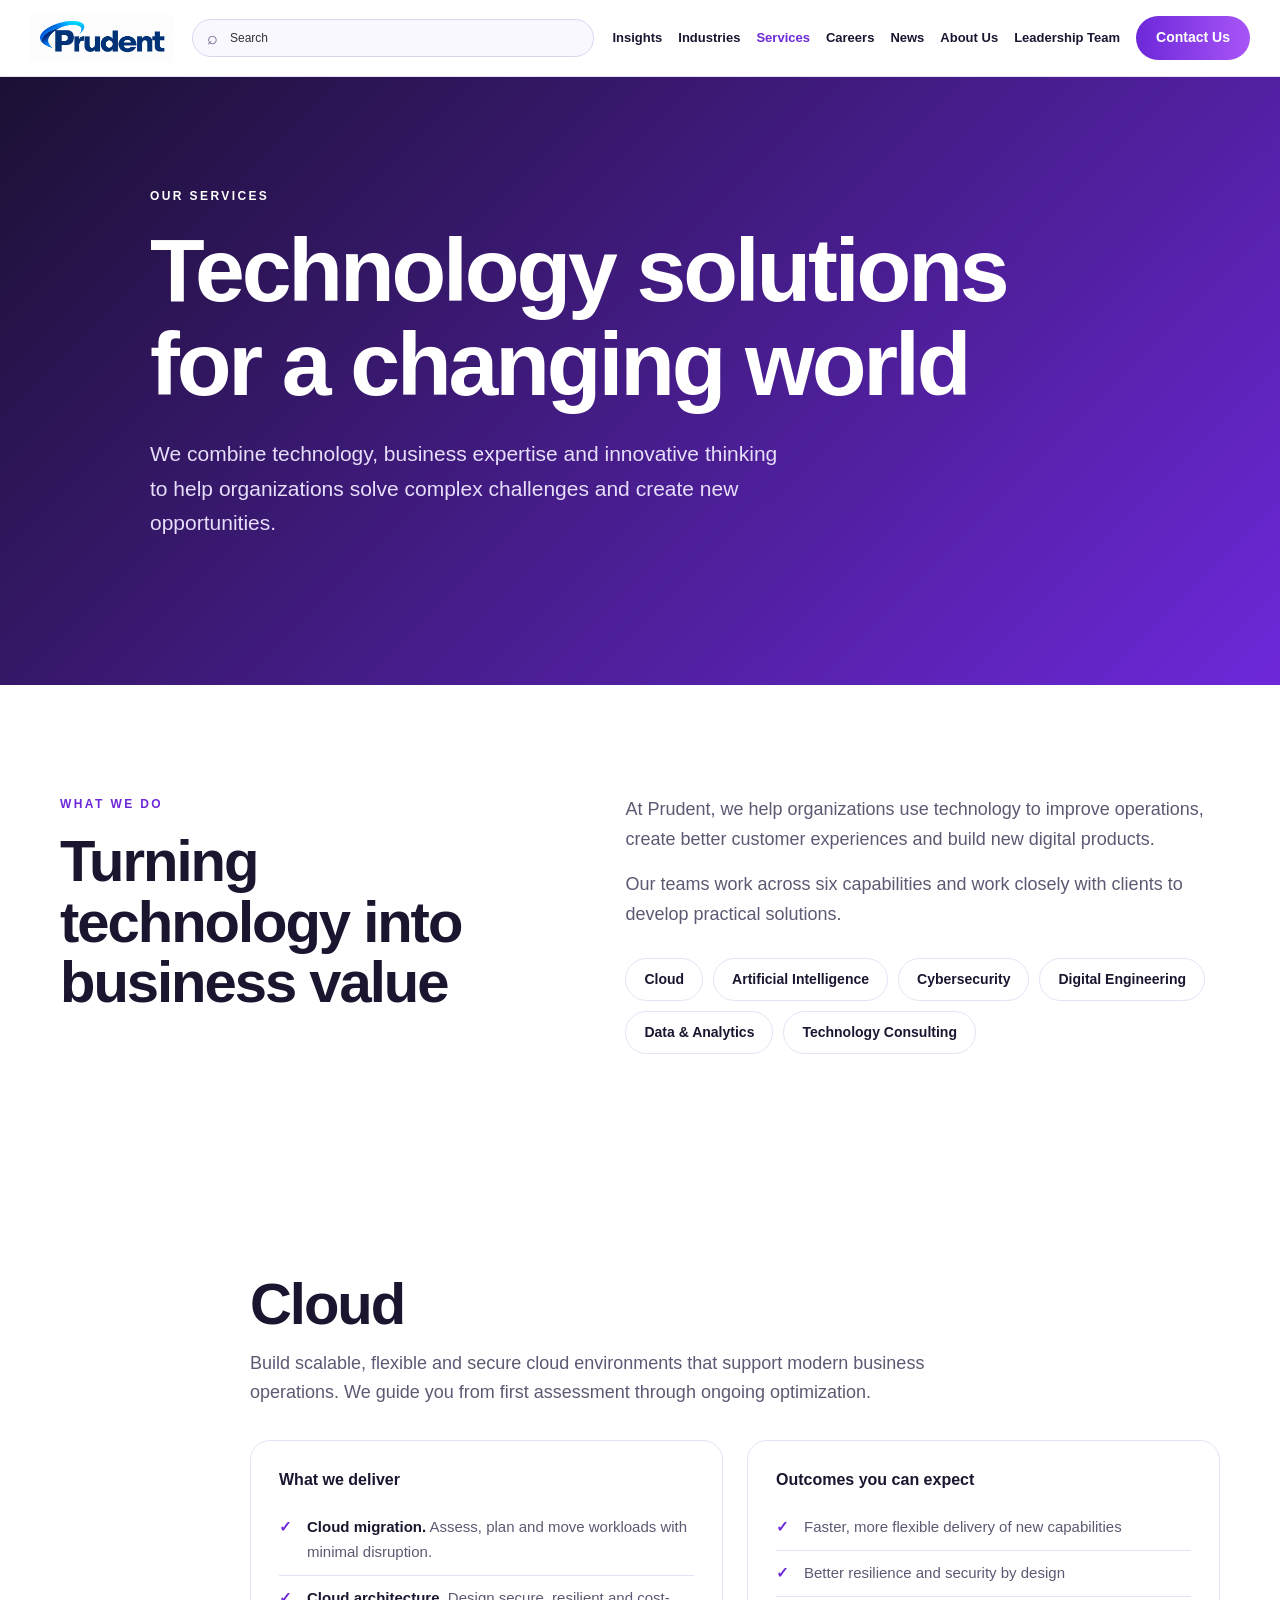
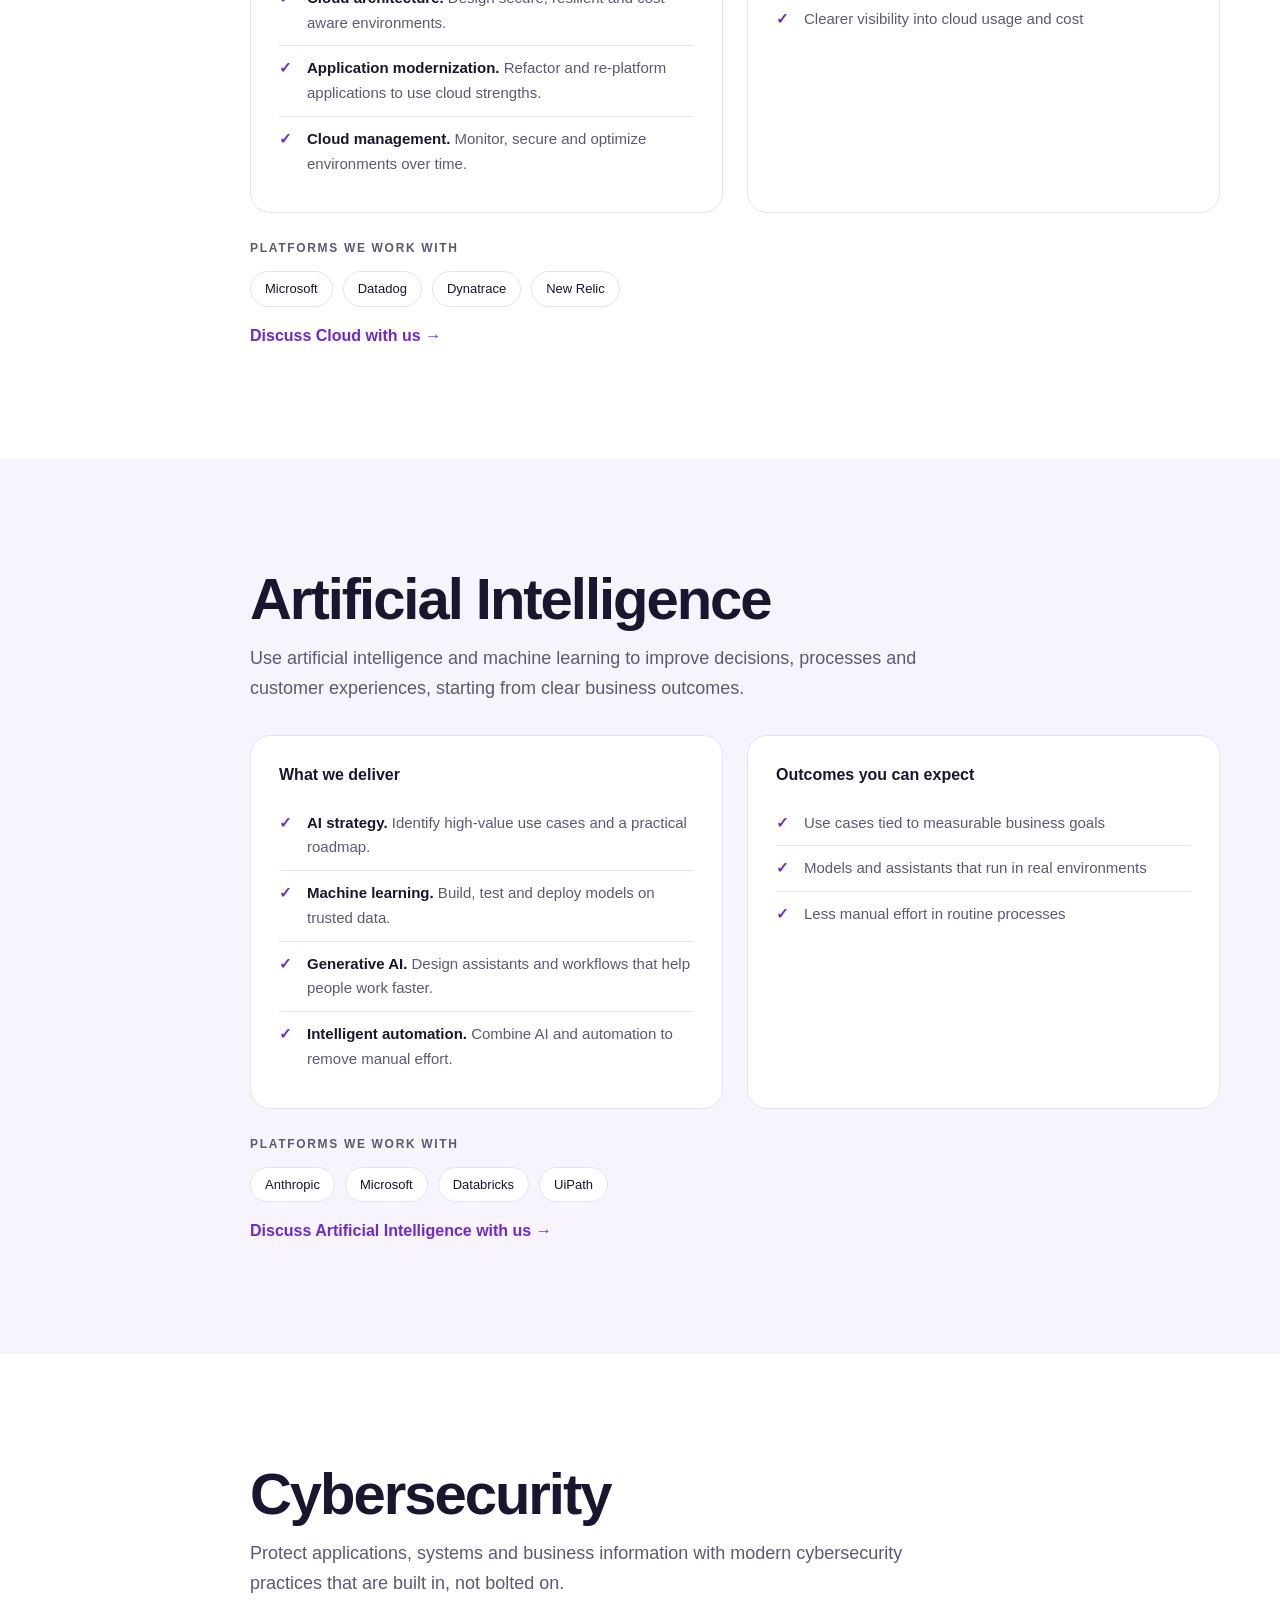
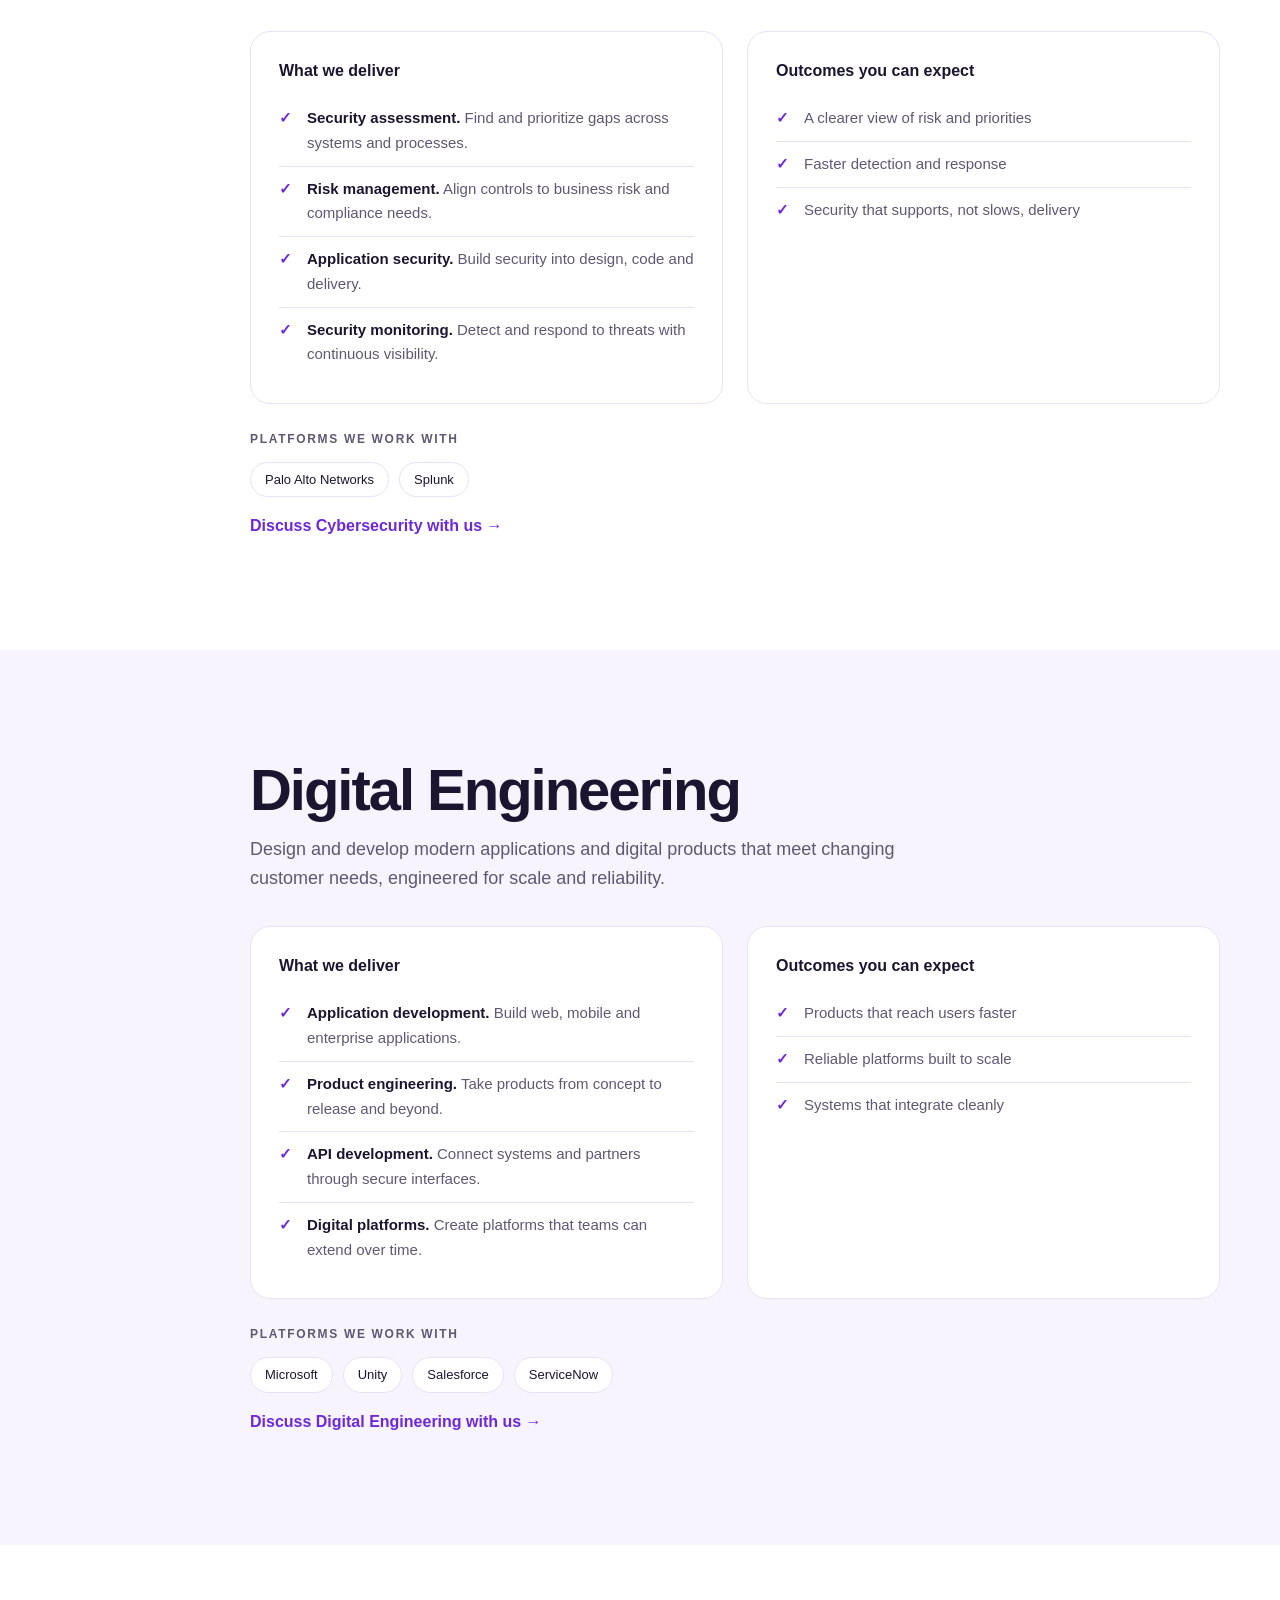
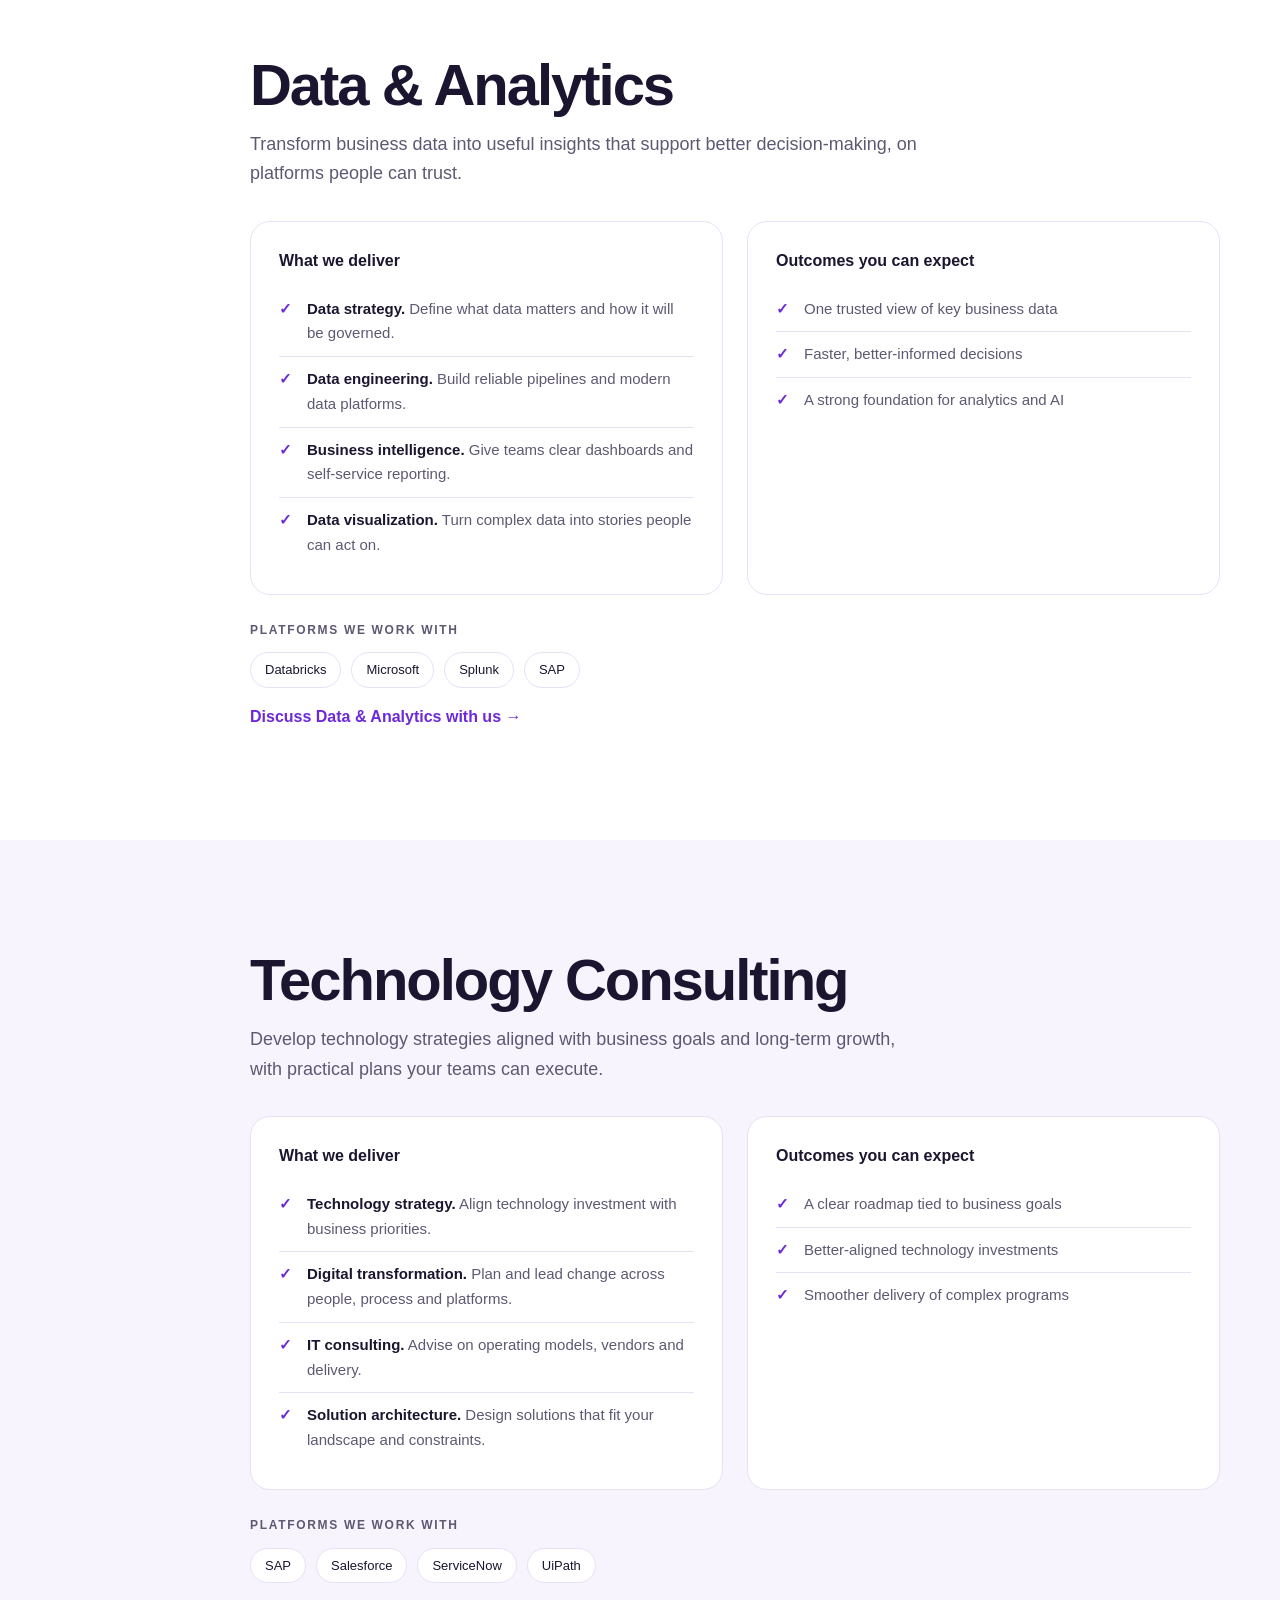
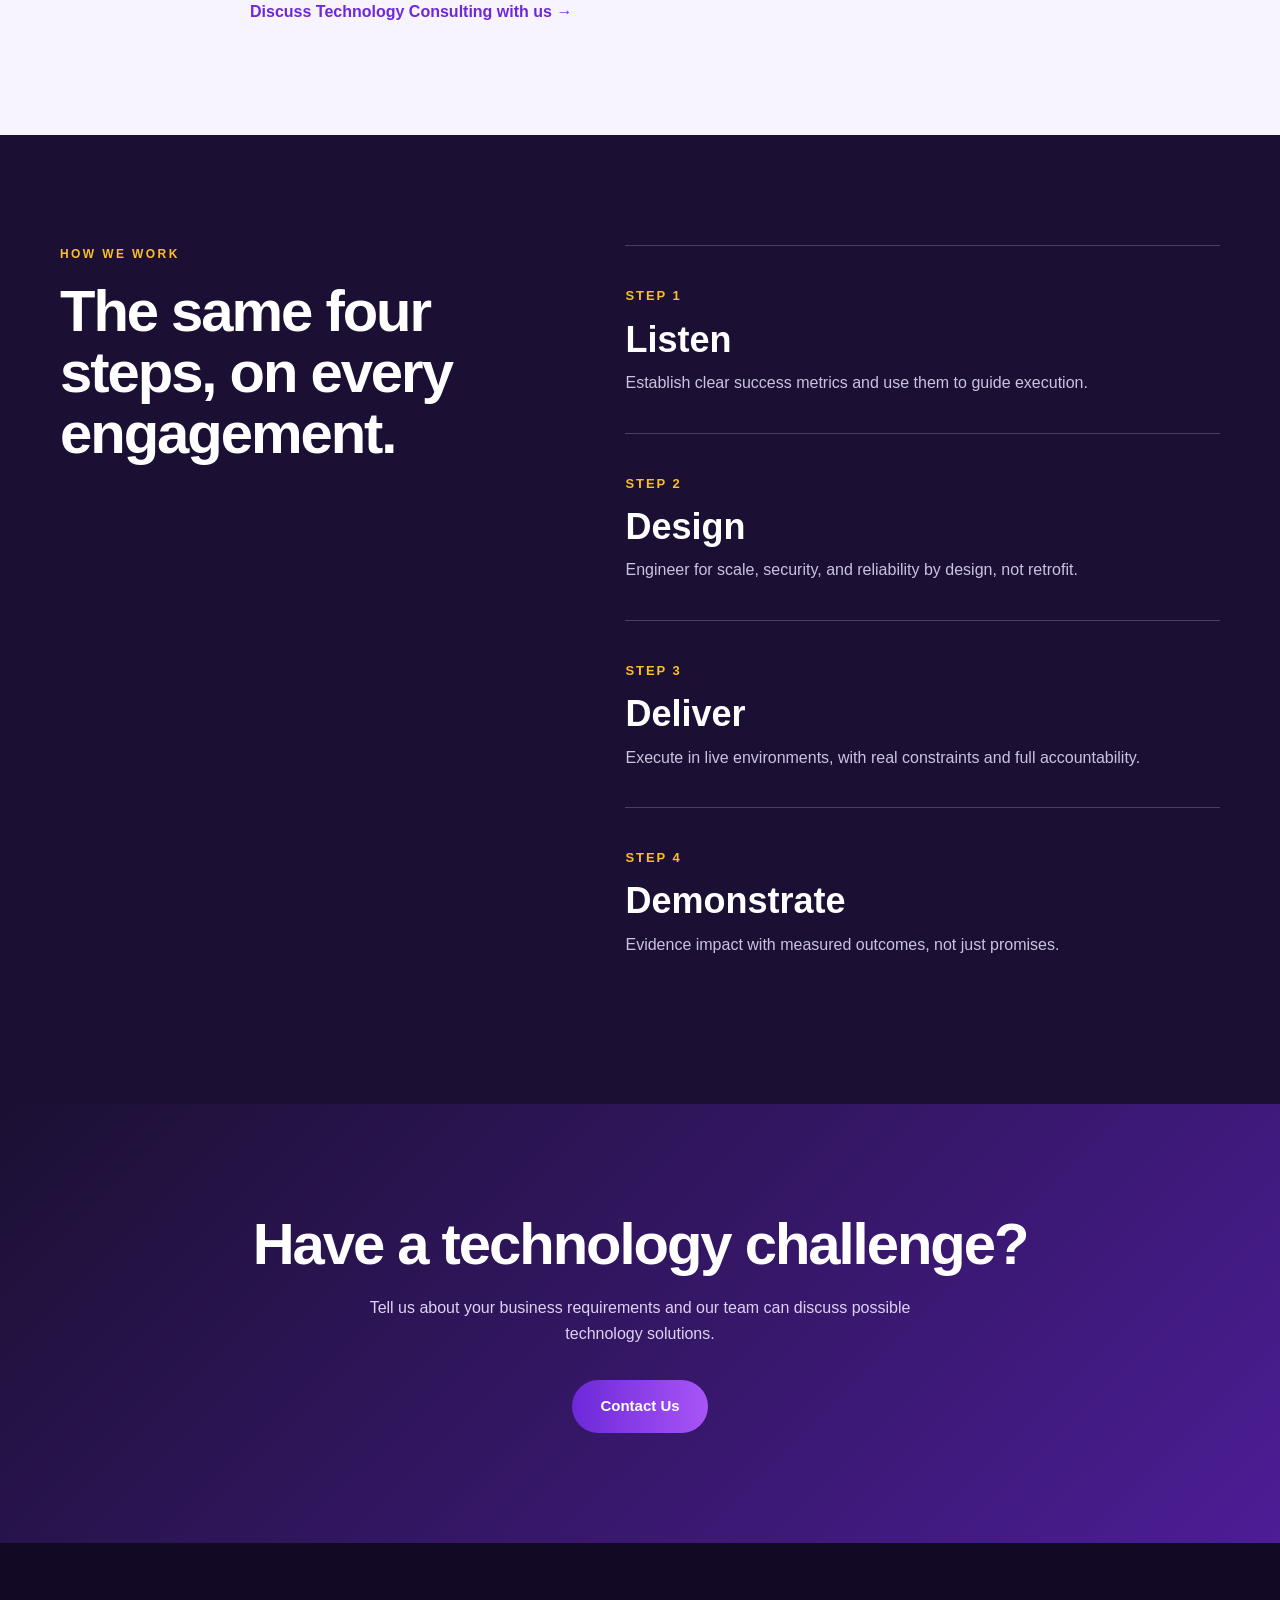
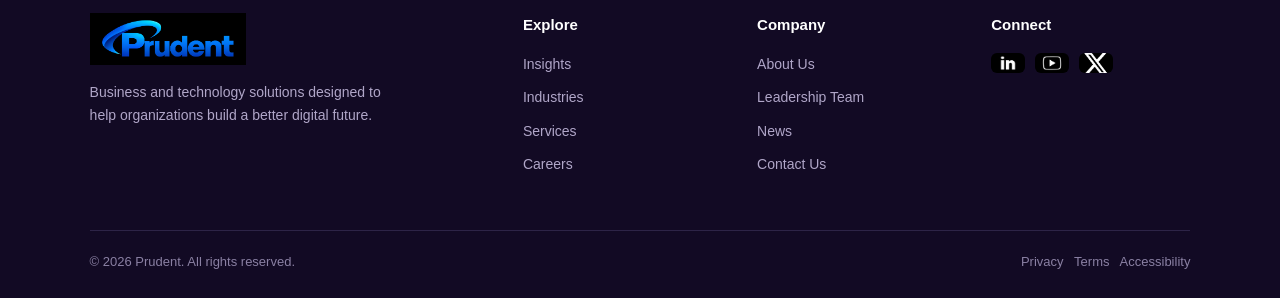
<file: services.html>
<!DOCTYPE html>
<html lang="en">

<head>
    <meta charset="UTF-8">
    <meta name="viewport" content="width=device-width, initial-scale=1.0">
    <meta name="description" content="Prudent services: cloud, AI, cybersecurity, engineering, data and consulting.">
    <title>Services | Prudent</title>
    <link rel="stylesheet" href="style.css">
    <link rel="icon" type="image/png" href="Images/logo3.png">
</head>

<body>

    <input type="checkbox" id="contact-toggle" class="tg">

    <div class="cd">

        <label for="contact-toggle"
               class="cd-bg"
               aria-label="Close"></label>

        <div class="cd-box"
             role="dialog"
             aria-labelledby="cd-t">

            <label for="contact-toggle"
                   class="x"
                   aria-label="Close">
                &times;
            </label>

            <h2 id="cd-t">
                Schedule a Consultation
            </h2>

            <div class="cd-div">
                &#8595;
            </div>

<form action="thank-you.html" method="get">

  <div class="f">
    <label for="cn">Full Name <i>*</i></label>
    <input id="cn" name="name" required autocomplete="name">
  </div>

  <div class="f">
    <label for="cc">Company Name <i>*</i></label>
    <input id="cc" name="company" required autocomplete="organization">
  </div>

  <div class="f">
    <label for="ce">Work Email <i>*</i></label>
    <input id="ce" name="email" type="email" required autocomplete="email">
  </div>

  <div class="f">
    <label for="cp">Phone Number</label>
    <input id="cp" name="phone" type="tel" autocomplete="tel">
  </div>

  <div class="f">
    <label for="cr">Role / Title</label>
    <input id="cr" name="role" autocomplete="organization-title">
  </div>

  <div class="f">
    <label for="cs">Service <i>*</i></label>

    <select id="cs" name="service" required>
      <option value="">--Select Service--</option>
      <option>Digital Transformation</option>
      <option>Cybersecurity Services</option>
      <option>Data &amp; AI Services</option>
      <option>Enterprise Applications</option>
      <option>Technology Staffing</option>
    </select>
  </div>

  <div class="f full">
    <label for="cq">Please explain your requirement in brief</label>
    <textarea id="cq" name="message"></textarea>
  </div>

  <label class="agree full">
    <input type="checkbox" name="sms_consent" value="agreed" required>

    <b>AGREE <i>*</i></b>

    <span>
      By checking the box above, you agree to receive text messages from
      Prudent Technologies and consulting Inc regarding updates, alerts,
      and notifications.
    </span>
  </label>

  <p class="sms full">
    <b>SMS SHARING DISCLOSURE:</b>
    No mobile information will be shared with third parties/affiliates
    for marketing/promotional purposes at any time.
  </p>

  <button class="btn" type="submit">
    Schedule a Consultation
  </button>

</form>

        </div>

    </div>


    <header class="sh">

        <div class="sh-in">


            <a class="sh-logo"
               href="index.html">

                <img src="Images/logo.png"
                     alt="Prudent home"
                     title="Home">

            </a>

    <form class="sq" action="https://www.google.com/search" method="get" target="_blank" role="search">
    <span class="search-icon">⌕</span>
    <input type="hidden" name="as_sitesearch" value="yourdomain.com">
    <input type="search" name="q" placeholder="Search" aria-label="Search">
</form>

            <input type="checkbox"
                   id="nav-toggle"
                   class="tg">


            <nav class="sn">

                <a href="insights.html">
                    Insights
                </a>

                <a href="industries.html">
                    Industries
                </a>

                <a href="services.html"
                   class="on">
                    Services
                </a>

                <a href="careers.html">
                    Careers
                </a>

                <a href="news.html">
                    News
                </a>

                <a href="about-us.html">
                    About Us
                </a>

                <a href="leadership.html">
                    Leadership Team
                </a>

                <label for="contact-toggle"
                       class="btn">

                    Contact Us

                </label>

            </nav>


            <label for="nav-toggle"
                   class="burger"
                   aria-label="Open menu">

                <i></i>
                <i></i>
                <i></i>

            </label>

        </div>

    </header>


    <main>


        <section class="hero sm g">

            <div class="wrap">

                <span class="eyebrow"
                      style="color:var(--teal)">

                    Our services

                </span>


                <h1>
                    Technology solutions for a changing world
                </h1>


                <p class="lead">
                    We combine technology, business expertise and innovative thinking to help organizations solve complex challenges and create new opportunities.
                </p>

            </div>

        </section>


        <section>

            <div class="wrap split">


                <div class="rv">

                    <span class="eyebrow">
                        What we do
                    </span>

                    <h2>
                        Turning technology into business value
                    </h2>

                </div>


                <div class="rv">

                    <p class="lead-p"
                       style="margin-top:0">

                        At Prudent, we help organizations use technology to improve operations, create better customer experiences and build new digital products.

                    </p>


                    <p class="lead-p">

                        Our teams work across six capabilities and work closely with clients to develop practical solutions.

                    </p>


                    <div class="chips">

                        <a href="#cloud">
                            Cloud
                        </a>

                        <a href="#ai">
                            Artificial Intelligence
                        </a>

                        <a href="#cybersecurity">
                            Cybersecurity
                        </a>

                        <a href="#engineering">
                            Digital Engineering
                        </a>

                        <a href="#data">
                            Data &amp; Analytics
                        </a>

                        <a href="#consulting">
                            Technology Consulting
                        </a>

                    </div>

                </div>

            </div>

        </section>


        <section id="cloud">

            <div class="wrap chap">

                <div class="no rv">
                    01
                </div>


                <div class="rv">

                    <h2>
                        Cloud
                    </h2>

                    <p class="lead-p">
                        Build scalable, flexible and secure cloud environments that support modern business operations. We guide you from first assessment through ongoing optimization.
                    </p>


                    <div class="dt">


                        <div>

                            <h3>
                                What we deliver
                            </h3>

                            <ul>

                                <li>
                                    <b>Cloud migration.</b>
                                    Assess, plan and move workloads with minimal disruption.
                                </li>

                                <li>
                                    <b>Cloud architecture.</b>
                                    Design secure, resilient and cost-aware environments.
                                </li>

                                <li>
                                    <b>Application modernization.</b>
                                    Refactor and re-platform applications to use cloud strengths.
                                </li>

                                <li>
                                    <b>Cloud management.</b>
                                    Monitor, secure and optimize environments over time.
                                </li>

                            </ul>

                        </div>


                        <div>

                            <h3>
                                Outcomes you can expect
                            </h3>

                            <ul>

                                <li>
                                    Faster, more flexible delivery of new capabilities
                                </li>

                                <li>
                                    Better resilience and security by design
                                </li>

                                <li>
                                    Clearer visibility into cloud usage and cost
                                </li>

                            </ul>

                        </div>

                    </div>


                    <h3 class="pf">
                        Platforms we work with
                    </h3>


                    <div class="tags">

                        <span>
                            Microsoft
                        </span>

                        <span>
                            Datadog
                        </span>

                        <span>
                            Dynatrace
                        </span>

                        <span>
                            New Relic
                        </span>

                    </div>


                    <label for="contact-toggle"
                           class="more">

                        Discuss Cloud with us →

                    </label>

                </div>

            </div>

        </section>


        <section id="ai"
                 class="soft">

            <div class="wrap chap">

                <div class="no rv">
                    02
                </div>


                <div class="rv">

                    <h2>
                        Artificial Intelligence
                    </h2>


                    <p class="lead-p">
                        Use artificial intelligence and machine learning to improve decisions, processes and customer experiences, starting from clear business outcomes.
                    </p>


                    <div class="dt">


                        <div>

                            <h3>
                                What we deliver
                            </h3>

                            <ul>

                                <li>
                                    <b>AI strategy.</b>
                                    Identify high-value use cases and a practical roadmap.
                                </li>

                                <li>
                                    <b>Machine learning.</b>
                                    Build, test and deploy models on trusted data.
                                </li>

                                <li>
                                    <b>Generative AI.</b>
                                    Design assistants and workflows that help people work faster.
                                </li>

                                <li>
                                    <b>Intelligent automation.</b>
                                    Combine AI and automation to remove manual effort.
                                </li>

                            </ul>

                        </div>


                        <div>

                            <h3>
                                Outcomes you can expect
                            </h3>

                            <ul>

                                <li>
                                    Use cases tied to measurable business goals
                                </li>

                                <li>
                                    Models and assistants that run in real environments
                                </li>

                                <li>
                                    Less manual effort in routine processes
                                </li>

                            </ul>

                        </div>

                    </div>


                    <h3 class="pf">
                        Platforms we work with
                    </h3>


                    <div class="tags">

                        <span>
                            Anthropic
                        </span>

                        <span>
                            Microsoft
                        </span>

                        <span>
                            Databricks
                        </span>

                        <span>
                            UiPath
                        </span>

                    </div>


                    <label for="contact-toggle"
                           class="more">

                        Discuss Artificial Intelligence with us →

                    </label>

                </div>

            </div>

        </section>


        <section id="cybersecurity">

            <div class="wrap chap">

                <div class="no rv">
                    03
                </div>


                <div class="rv">

                    <h2>
                        Cybersecurity
                    </h2>


                    <p class="lead-p">
                        Protect applications, systems and business information with modern cybersecurity practices that are built in, not bolted on.
                    </p>


                    <div class="dt">


                        <div>

                            <h3>
                                What we deliver
                            </h3>

                            <ul>

                                <li>
                                    <b>Security assessment.</b>
                                    Find and prioritize gaps across systems and processes.
                                </li>

                                <li>
                                    <b>Risk management.</b>
                                    Align controls to business risk and compliance needs.
                                </li>

                                <li>
                                    <b>Application security.</b>
                                    Build security into design, code and delivery.
                                </li>

                                <li>
                                    <b>Security monitoring.</b>
                                    Detect and respond to threats with continuous visibility.
                                </li>

                            </ul>

                        </div>


                        <div>

                            <h3>
                                Outcomes you can expect
                            </h3>

                            <ul>

                                <li>
                                    A clearer view of risk and priorities
                                </li>

                                <li>
                                    Faster detection and response
                                </li>

                                <li>
                                    Security that supports, not slows, delivery
                                </li>

                            </ul>

                        </div>

                    </div>


                    <h3 class="pf">
                        Platforms we work with
                    </h3>


                    <div class="tags">

                        <span>
                            Palo Alto Networks
                        </span>

                        <span>
                            Splunk
                        </span>

                    </div>


                    <label for="contact-toggle"
                           class="more">

                        Discuss Cybersecurity with us →

                    </label>

                </div>

            </div>

        </section>


        <section id="engineering"
                 class="soft">

            <div class="wrap chap">

                <div class="no rv">
                    04
                </div>


                <div class="rv">

                    <h2>
                        Digital Engineering
                    </h2>


                    <p class="lead-p">
                        Design and develop modern applications and digital products that meet changing customer needs, engineered for scale and reliability.
                    </p>


                    <div class="dt">


                        <div>

                            <h3>
                                What we deliver
                            </h3>

                            <ul>

                                <li>
                                    <b>Application development.</b>
                                    Build web, mobile and enterprise applications.
                                </li>

                                <li>
                                    <b>Product engineering.</b>
                                    Take products from concept to release and beyond.
                                </li>

                                <li>
                                    <b>API development.</b>
                                    Connect systems and partners through secure interfaces.
                                </li>

                                <li>
                                    <b>Digital platforms.</b>
                                    Create platforms that teams can extend over time.
                                </li>

                            </ul>

                        </div>


                        <div>

                            <h3>
                                Outcomes you can expect
                            </h3>

                            <ul>

                                <li>
                                    Products that reach users faster
                                </li>

                                <li>
                                    Reliable platforms built to scale
                                </li>

                                <li>
                                    Systems that integrate cleanly
                                </li>

                            </ul>

                        </div>

                    </div>


                    <h3 class="pf">
                        Platforms we work with
                    </h3>


                    <div class="tags">

                        <span>
                            Microsoft
                        </span>

                        <span>
                            Unity
                        </span>

                        <span>
                            Salesforce
                        </span>

                        <span>
                            ServiceNow
                        </span>

                    </div>


                    <label for="contact-toggle"
                           class="more">

                        Discuss Digital Engineering with us →

                    </label>

                </div>

            </div>

        </section>


        <section id="data">

            <div class="wrap chap">

                <div class="no rv">
                    05
                </div>


                <div class="rv">

                    <h2>
                        Data &amp; Analytics
                    </h2>


                    <p class="lead-p">
                        Transform business data into useful insights that support better decision-making, on platforms people can trust.
                    </p>


                    <div class="dt">


                        <div>

                            <h3>
                                What we deliver
                            </h3>

                            <ul>

                                <li>
                                    <b>Data strategy.</b>
                                    Define what data matters and how it will be governed.
                                </li>

                                <li>
                                    <b>Data engineering.</b>
                                    Build reliable pipelines and modern data platforms.
                                </li>

                                <li>
                                    <b>Business intelligence.</b>
                                    Give teams clear dashboards and self-service reporting.
                                </li>

                                <li>
                                    <b>Data visualization.</b>
                                    Turn complex data into stories people can act on.
                                </li>

                            </ul>

                        </div>


                        <div>

                            <h3>
                                Outcomes you can expect
                            </h3>

                            <ul>

                                <li>
                                    One trusted view of key business data
                                </li>

                                <li>
                                    Faster, better-informed decisions
                                </li>

                                <li>
                                    A strong foundation for analytics and AI
                                </li>

                            </ul>

                        </div>

                    </div>


                    <h3 class="pf">
                        Platforms we work with
                    </h3>


                    <div class="tags">

                        <span>
                            Databricks
                        </span>

                        <span>
                            Microsoft
                        </span>

                        <span>
                            Splunk
                        </span>

                        <span>
                            SAP
                        </span>

                    </div>


                    <label for="contact-toggle"
                           class="more">

                        Discuss Data &amp; Analytics with us →

                    </label>

                </div>

            </div>

        </section>


        <section id="consulting"
                 class="soft">

            <div class="wrap chap">

                <div class="no rv">
                    06
                </div>


                <div class="rv">

                    <h2>
                        Technology Consulting
                    </h2>


                    <p class="lead-p">
                        Develop technology strategies aligned with business goals and long-term growth, with practical plans your teams can execute.
                    </p>


                    <div class="dt">


                        <div>

                            <h3>
                                What we deliver
                            </h3>

                            <ul>

                                <li>
                                    <b>Technology strategy.</b>
                                    Align technology investment with business priorities.
                                </li>

                                <li>
                                    <b>Digital transformation.</b>
                                    Plan and lead change across people, process and platforms.
                                </li>

                                <li>
                                    <b>IT consulting.</b>
                                    Advise on operating models, vendors and delivery.
                                </li>

                                <li>
                                    <b>Solution architecture.</b>
                                    Design solutions that fit your landscape and constraints.
                                </li>

                            </ul>

                        </div>


                        <div>

                            <h3>
                                Outcomes you can expect
                            </h3>

                            <ul>

                                <li>
                                    A clear roadmap tied to business goals
                                </li>

                                <li>
                                    Better-aligned technology investments
                                </li>

                                <li>
                                    Smoother delivery of complex programs
                                </li>

                            </ul>

                        </div>

                    </div>


                    <h3 class="pf">
                        Platforms we work with
                    </h3>


                    <div class="tags">

                        <span>
                            SAP
                        </span>

                        <span>
                            Salesforce
                        </span>

                        <span>
                            ServiceNow
                        </span>

                        <span>
                            UiPath
                        </span>

                    </div>


                    <label for="contact-toggle"
                           class="more">

                        Discuss Technology Consulting with us →

                    </label>

                </div>

            </div>

        </section>


        <section class="dark">

            <div class="wrap split">


                <div class="stick rv">

                    <span class="eyebrow">
                        How we work
                    </span>

                    <h2>
                        The same four steps, on every engagement.
                    </h2>

                </div>


                <div>


                    <div class="step rv">

                        <b>
                            STEP 1
                        </b>

                        <h3>
                            Listen
                        </h3>

                        <p>
                            Establish clear success metrics and use them to guide execution.
                        </p>

                    </div>


                    <div class="step rv">

                        <b>
                            STEP 2
                        </b>

                        <h3>
                            Design
                        </h3>

                        <p>
                            Engineer for scale, security, and reliability by design, not retrofit.
                        </p>

                    </div>


                    <div class="step rv">

                        <b>
                            STEP 3
                        </b>

                        <h3>
                            Deliver
                        </h3>

                        <p>
                            Execute in live environments, with real constraints and full accountability.
                        </p>

                    </div>


                    <div class="step rv">

                        <b>
                            STEP 4
                        </b>

                        <h3>
                            Demonstrate
                        </h3>

                        <p>
                            Evidence impact with measured outcomes, not just promises.
                        </p>

                    </div>


                </div>

            </div>

        </section>


        <section class="cta">

            <div class="wrap">

                <h2 class="rv">
                    Have a technology challenge?
                </h2>

                <p>
                    Tell us about your business requirements and our team can discuss possible technology solutions.
                </p>

                <label for="contact-toggle"
                       class="btn">

                    Contact Us

                </label>

            </div>

        </section>

    </main>


    <footer class="sf">

        <div class="sf-g">


            <div>

                <img src="Images/logo1.png"
                     alt="Prudent">

                <p>
                    Business and technology solutions designed to help organizations build a better digital future.
                </p>

            </div>


            <div>

                <h4>
                    Explore
                </h4>

                <a href="insights.html">
                    Insights
                </a>

                <a href="industries.html">
                    Industries
                </a>

                <a href="services.html">
                    Services
                </a>


                <a href="careers.html">
                    Careers
                </a>

            </div>


            <div>

                <h4>
                    Company
                </h4>

                <a href="about-us.html">
                    About Us
                </a>

                <a href="leadership.html">
                    Leadership Team
                </a>

                <a href="news.html">
                    News
                </a>

                <label for="contact-toggle">
                    Contact Us
                </label>

            </div>


            <div>

                <h4>
                    Connect
                </h4>

<div class="soc">
            <a href="https://www.linkedin.com/company/prudent-technologies-and-consulting-inc/posts/?feedView=all" aria-label="LinkedIn">
              <img src="Images/LinkedIn.jpg" alt="LinkedIn" />
            </a>

            <a href="https://www.youtube.com/@PrudentTechnologiesConsulting" aria-label="YouTube">
              <img src="Images/youtube.jpg" alt="YouTube" />
            </a>

            <a href="https://x.com/Prudent_USA" aria-label="Twitter">
              <img src="Images/twitter.jpg" alt="Twitter" />
            </a>
          </div>
        </div>
      </div>


        <div class="sf-b">

            <span>
                © 2026 Prudent. All rights reserved.
            </span>

            <span>

                <a href="privacy.html">
                    Privacy
                </a>

                &nbsp; Terms &nbsp; Accessibility

            </span>

        </div>

    </footer>

</body>

</html>
</file>
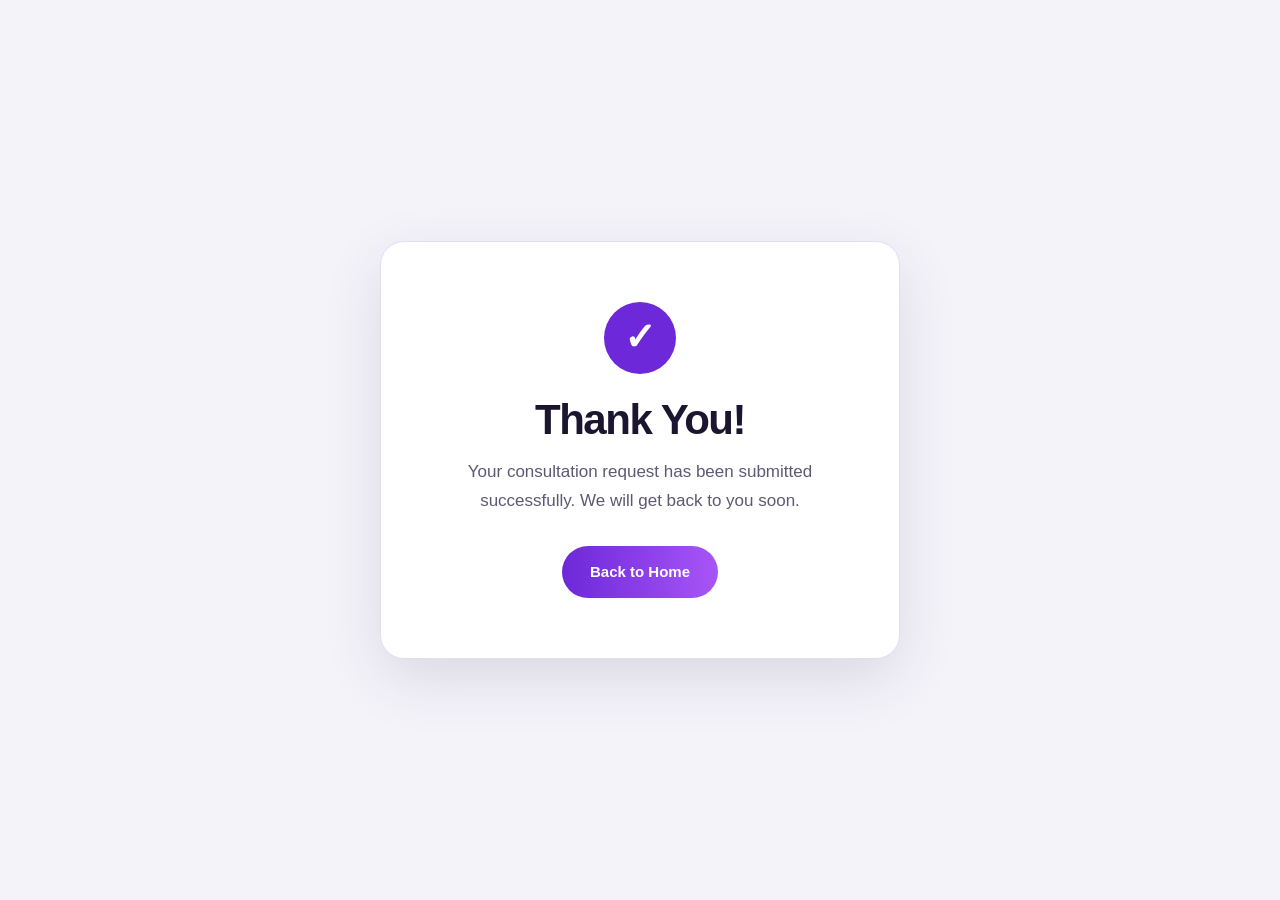
<file: thank-you.html>
<!DOCTYPE html>
<html lang="en">
<head>
    <meta charset="UTF-8">
    <meta name="viewport" content="width=device-width, initial-scale=1.0">
    <meta name="description" content="Thank you for contacting Prudent.">
    <title>Thank You | Prudent</title>
    <link rel="stylesheet" href="style.css">
</head>

<body>

    <main class="thank-page">

        <div class="thank-card">

            <div class="thank-icon">✓</div>

            <h1>Thank You!</h1>

            <p>
                Your consultation request has been submitted successfully.
                We will get back to you soon.
            </p>

            <a href="index.html" class="btn">
                Back to Home
            </a>

        </div>

    </main>

</body>
</html>
</file>
<file: style.css>
*{
margin:0;
padding:0;
box-sizing:border-box;
}
html{
scroll-behavior:smooth;
scroll-padding-top:90px;
}
body{
font-family:Arial,Helvetica,sans-serif;
color:#1c1530;
background:#fff;
line-height:1.65;
overflow-x:hidden;
}
body:has(#contact-toggle:checked){
overflow:hidden;
}
img{
max-width:100%;
display:block;
}
a{
color:inherit;
text-decoration:none;
}
button,
input,
textarea,
select{
font:inherit;
}
label{
cursor:pointer;
}
input[type="checkbox"]{
accent-color:#6d28d9;
}
:focus-visible{
outline:2px solid #6d28d9;
outline-offset:3px;
}
section{
padding:110px clamp(20px,7vw,110px);
}
.wrap{
max-width:1200px;
margin:auto;
}
h1,
h2{
letter-spacing:-.035em;
line-height:1.05;
font-weight:800;
}
h2{
font-size:clamp(32px,4.6vw,58px);
}
.eyebrow{
display:block;
margin-bottom:16px;
font-size:12px;
font-weight:800;
letter-spacing:.2em;
text-transform:uppercase;
color:#6d28d9;
}
.big{
font-size:clamp(17px,2vw,21px);
color:#cbc3de;
max-width:640px;
margin-top:24px;
}
.btn{
display:inline-flex;
align-items:center;
justify-content:center;
padding:14px 28px;
border:0;
border-radius:99px;
background:linear-gradient(90deg,#6d28d9,#a855f7);
color:#fff;
font-weight:700;
font-size:15px;
cursor:pointer;
transition:.3s;
}
.btn:hover{
transform:translateY(-3px);
box-shadow:0 12px 28px rgba(109,40,217,.35);
}
.btn.ghost{
background:transparent;
border:1.5px solid currentColor;
margin-left:8px;
}
.more{
display:inline-block;
margin-top:16px;
color:#6d28d9;
font-weight:700;
}
.dark{
background:#1b1033;
color:#fff;
}
.dark .eyebrow{
color:#fbbf24;
}
.soft{
background:#f7f4fd;
}
.sh{
position:sticky;
top:0;
z-index:900;
background:rgba(255,255,255,.96);
backdrop-filter:blur(14px);
border-bottom:1px solid #e8e1f5;
}
.sh-in{
max-width:1600px;
min-height:76px;
margin:auto;
padding:0 clamp(16px,3vw,44px);
display:flex;
align-items:center;
gap:24px;
}
.sh-logo{
display:flex;
align-items:center;
flex-shrink:0;
}
.sh-logo img{
height:48px;
width:auto;
object-fit:contain;
}
.sq{
position:relative;
flex:1;
gap:12px;
max-width:440px;
margin:auto;
}

.sq input[type="search"]{
width:100%;
height:44px;
padding:0 18px 0 44px;
border:1px solid #e8e1f5;
border-radius:99px;
background:#f7f4fd;
outline:0;
font-size:14px;
transition:.25s;
}
.sq input[type="search"]:focus{
border-color:#6d28d9;
background:#fff;
box-shadow:0 0 0 4px rgba(109,40,217,.12);
}

.sq {
    width: 160px;
    height: 38px;
    display: flex;
    align-items: center;
    padding: 0 14px;
    border: 1px solid #ddd3ef;
    border-radius: 22px;
    background: #faf8ff;
    box-sizing: border-box;
}

.sq .search-icon {
    font-size: 18px;
    line-height: 1;
    color: #6d5a87;
    flex-shrink: 0;
}

.sq input[type="search"] {
    width: 100%;
    height: 100%;
    padding: 0;
    border: 0;
    outline: 0;
    background: transparent;
    box-shadow: none;
    font-size: 12px;
    color: #333;
}

.sq input[type="search"]::placeholder {
    color: #333;
    opacity: 1;
}


.sq:focus-within {
    border-color: #b9a5d6;
    box-shadow: 0 0 0 3px rgba(185, 165, 214, 0.15);
}
.sn{
display:flex;
align-items:center;
gap:22px;
}
.sn a{
font-size:14px;
font-weight:600;
white-space:nowrap;
transition:color .2s;
}
.sn a:hover,
.sn a.on{
color:#6d28d9;
}
.sn .btn{
padding:10px 20px;
font-size:14px;
}
.burger{
display:none;
width:44px;
height:44px;
flex-direction:column;
justify-content:center;
align-items:center;
gap:5px;
}
.burger i{
width:24px;
height:2.5px;
background:#1c1530;
border-radius:2px;
transition:.3s;
}
#nav-toggle{
display:none;
}
#nav-toggle:checked~.sh .burger i:nth-child(1){
transform:translateY(7.5px) rotate(45deg);
}
#nav-toggle:checked~.sh .burger i:nth-child(2){
opacity:0;
}
#nav-toggle:checked~.sh .burger i:nth-child(3){
transform:translateY(-7.5px) rotate(-45deg);
}
.hero{
position:relative;
min-height:calc(100vh - 76px);
display:flex;
align-items:center;
color:#fff;
background:
linear-gradient(
115deg,
rgba(18,10,36,.9),
rgba(18,10,36,.4)
),
var(--bg,url("Images/content.jpg")) center/cover #241447;
}
.hero.g{
background:linear-gradient(135deg,#1b1033,#6d28d9);
}
.hero.sm{
min-height:56vh;
}
.hero h1{
font-size:clamp(40px,7vw,90px);
max-width:980px;
margin-bottom:26px;
animation:up .9s both;
}
.hero .lead{
font-size:clamp(17px,2vw,21px);
max-width:640px;
margin-bottom:34px;
color:#e6defa;
animation:up .9s .15s both;
}
.hero .btn,
.hero .eyebrow{
animation:up .9s .3s both;
}
@keyframes up{
from{
opacity:0;
transform:translateY(36px);
}
to{
opacity:1;
transform:translateY(0);
}
}
.chap{
display:grid;
grid-template-columns:150px 1fr;
gap:40px;
}
.no{
font-size:clamp(64px,9vw,140px);
font-weight:800;
line-height:.85;
color:transparent;
-webkit-text-stroke:1.5px currentColor;
opacity:.3;
}
.chap p{
color:#5f5873;
margin-top:14px;
max-width:680px;
}
.dark .chap p{
color:#cbc3de;
}
.split{
display:grid;
grid-template-columns:1fr 1.2fr;
gap:70px;
align-items:start;
}
.stick{
position:sticky;
top:120px;
}
.stick p{
margin:20px 0 28px;
color:#5f5873;
}
.dark .stick p{
color:#cbc3de;
}
.step{
padding:36px 0;
border-top:1px solid #e8e1f5;
}
.dark .step{
border-color:rgba(255,255,255,.2);
}
.step b{
color:#6d28d9;
font-size:13px;
letter-spacing:.15em;
}
.step h3{
font-size:clamp(24px,3vw,36px);
margin:10px 0;
line-height:1.15;
}
.step p{
color:#5f5873;
}
.dark .step b{
color:#fbbf24;
}
.dark .step p{
color:#cbc3de;
}
.il a{
display:flex;
justify-content:space-between;
padding:24px 0;
border-bottom:1px solid rgba(255,255,255,.25);
font-size:clamp(20px,2.4vw,28px);
font-weight:700;
transition:.3s;
}
.il a:hover{
padding-left:14px;
color:#fbbf24;
}
.grid{
display:grid;
grid-template-columns:repeat(3,minmax(0,1fr));
gap:24px;
margin-top:50px;
}
.card{
background:#fff;
border:1px solid #e8e1f5;
border-radius:24px;
overflow:hidden;
transition:.35s;
display:flex;
flex-direction:column;
}
.card:hover{
transform:translateY(-8px);
box-shadow:0 24px 50px rgba(27,16,51,.12);
}
.card .im{
height:210px;
background:var(--bg) center/cover;
}
.card .tx{
padding:28px;
}
.card h3{
font-size:22px;
margin:8px 0 10px;
line-height:1.25;
}
.card p{
color:#5f5873;
font-size:15px;
}
.card ul{
margin:16px 0 0 18px;
color:#5f5873;
font-size:14px;
line-height:2;
}
.ic{
width:52px;
height:52px;
margin-bottom:18px;
border-radius:14px;
background:#efe7fd;
color:#6d28d9;
display:grid;
place-items:center;
font-size:22px;
font-weight:800;
}
.tag{
font-size:12px;
font-weight:700;
letter-spacing:.08em;
color:#6d28d9;
}
.art{
display:grid;
grid-template-columns:1fr 1fr;
gap:64px;
align-items:center;
}
.art .im{
height:380px;
border-radius:28px;
background:var(--bg) center/cover;
}
.art.rev .im{
order:2;
}
.art p{
color:#5f5873;
margin-top:16px;
}
.tags{
display:flex;
flex-wrap:wrap;
gap:10px;
margin-top:22px;
}
.tags span{
padding:6px 14px;
border:1px solid #e8e1f5;
border-radius:99px;
font-size:13px;
background:#fff;
}
.pl{
display:grid;
grid-template-columns:repeat(auto-fit,minmax(150px,1fr));
gap:16px;
margin-top:40px;
}
.pl div{
height:90px;
padding:18px;
border:1px solid #e8e1f5;
border-radius:14px;
display:flex;
align-items:center;
justify-content:center;
transition:.3s;
}
.pl img{
max-width:100%;
max-height:100%;
object-fit:contain;
filter:grayscale(1);
opacity:.7;
transition:.3s;
}
.pl div:hover{
box-shadow:0 10px 24px rgba(0,0,0,.08);
}
.pl div:hover img{
filter:none;
opacity:1;
}
.nl>*{
display:grid;
grid-template-columns:200px 1fr auto;
gap:24px;
align-items:center;
padding:28px 0;
border-top:1px solid #e8e1f5;
}
.nl h3{
font-size:clamp(20px,2.4vw,28px);
line-height:1.25;
transition:color .2s;
}
.nl a:hover h3{
color:#6d28d9;
}
.nl time,
.nl p{
color:#5f5873;
font-size:15px;
}
.lg{
display:grid;
grid-template-columns:repeat(2,minmax(0,1fr));
gap:24px;
margin-top:50px;
}
.pp{
background:#fff;
border:1px solid #e8e1f5;
border-radius:24px;
padding:30px;
transition:.35s;
}
.pp:hover{
transform:translateY(-6px);
box-shadow:0 20px 44px rgba(27,16,51,.12);
}
.pp img{
width:100px;
height:100px;
margin-bottom:18px;
border-radius:50%;
object-fit:cover;
background:#c4b5fd;
}
.pp h3{
font-size:21px;
line-height:1.25;
}
.pp h4{
margin:4px 0 12px;
color:#6d28d9;
font-size:14px;
}
.pp p{
color:#5f5873;
font-size:14px;
}
.pp .in{
display:inline-grid;
place-items:center;
width:36px;
height:36px;
margin-top:16px;
border-radius:8px;
background:#6d28d9;
color:#fff;
font-weight:800;
}
.cta{
text-align:center;
background:linear-gradient(135deg,#1b1033,#4c1d95);
color:#fff;
}
.cta p{
max-width:560px;
margin:20px auto 32px;
color:#ddd3f2;
}
.sf{
padding:70px clamp(20px,7vw,110px) 26px;
background:#120a24;
color:#fff;
}
.sf-g{
max-width:1200px;
margin:auto;
display:grid;
grid-template-columns:2fr 1fr 1fr 1fr;
gap:48px;
}
.sf img{
height:52px;
width:auto;
margin-bottom:16px;
}
.sf p{
color:#b0a6c8;
font-size:14px;
max-width:320px;
}
.sf h4{
margin-bottom:16px;
font-size:15px;
}
.sf-g a,
.sf-g label{
display:block;
width:fit-content;
margin-bottom:10px;
color:#b0a6c8;
font-size:14px;
}
.sf-g a:hover,
.sf-g label:hover{
color:#fff;
}
.sf .soc{
display:flex;
gap:10px;
}
.sf .soc a{
margin:0;
}
.sf .soc img{
width:34px;
height:20px;
margin:0;
border-radius:6px;
object-fit:cover;
}
.sf-b{
max-width:1200px;
margin:44px auto 0;
padding-top:20px;
border-top:1px solid #2d2447;
display:flex;
justify-content:space-between;
gap:16px;
color:#8a80a3;
font-size:13px;
}
.sf-b a:hover{
color:#fff;
}
#contact-toggle{
display:none;
}
.cd{
display:none;
position:fixed;
inset:0;
z-index:2000;
place-items:center;
padding:20px;
background:rgba(18,10,36,.72);
backdrop-filter:blur(6px);
}
#contact-toggle:checked~.cd{
display:grid;
animation:fade .25s;
}
.cd-bg{
position:absolute;
inset:0;
}
.cd-box{
position:relative;
width:min(760px,100%);
max-height:94vh;
overflow-y:auto;
padding:36px 40px 32px;
border-radius:20px;
background:#fff;
box-shadow:0 40px 100px rgba(0,0,0,.4);
animation:pop .35s;
}
@keyframes fade{
from{
opacity:0;
}
to{
opacity:1;
}
}
@keyframes pop{
from{
opacity:0;
transform:translateY(24px) scale(.97);
}
to{
opacity:1;
transform:translateY(0) scale(1);
}
}
.cd-box h2{
text-align:center;
font-size:clamp(24px,3vw,30px);
font-weight:700;
color:#1b1033;
}
.cd-div{
display:flex;
align-items:center;
gap:14px;
margin:10px 0 26px;
color:#6d28d9;
font-size:22px;
}
.cd-div::before,
.cd-div::after{
content:"";
flex:1;
height:1px;
background:#e8e1f5;
}
.cd form{
display:grid;
grid-template-columns:1fr 1fr;
gap:20px 24px;
}
.cd .full{
grid-column:1/-1;
}
.f label{
display:block;
margin-bottom:8px;
font-size:14px;
font-weight:700;
cursor:default;
}
.f label i,
.agree i{
color:#d33;
font-style:normal;
}
.f input,
.f select,
.f textarea{
width:100%;
padding:12px 14px;
border:1px solid #d9d2e8;
border-radius:6px;
background:#fff;
color:inherit;
outline:0;
font-size:15px;
transition:.2s;
}
.f input:focus,
.f select:focus,
.f textarea:focus{
border-color:#6d28d9;
box-shadow:0 0 0 3px rgba(109,40,217,.15);
}
.f textarea{
min-height:110px;
resize:vertical;
}
.agree{
display:grid;
grid-template-columns:20px 1fr;
gap:4px 10px;
align-items:start;
font-size:14px;
color:#5f5873;
cursor:pointer;
}
.agree input{
width:18px;
height:18px;
margin-top:3px;
}
.agree b{
color:#1c1530;
font-size:15px;
}
.agree span{
grid-column:2;
}
.sms{
padding-top:16px;
border-top:1px solid #e8e1f5;
font-size:13px;
color:#5f5873;
}
.sms a{
color:#6d28d9;
text-decoration:underline;
}
.cd .btn{
justify-self:start;
}
.cd .x{
position:absolute;
top:14px;
right:14px;
z-index:2;
width:38px;
height:38px;
border-radius:50%;
background:#f7f4fd;
color:#1b1033;
display:grid;
place-items:center;
font-size:24px;
transition:.2s;
}
.cd .x:hover{
background:#1b1033;
color:#fff;
}
.lead-p{
font-size:18px;
color:#5f5873;
max-width:760px;
margin-top:16px;
}
.chips{
display:flex;
flex-wrap:wrap;
gap:10px;
margin-top:28px;
}
.chips a{
padding:9px 18px;
border:1px solid #e8e1f5;
border-radius:99px;
background:#fff;
font-size:14px;
font-weight:600;
transition:.2s;
}
.chips a:hover{
background:#6d28d9;
border-color:#6d28d9;
color:#fff;
}
.dt{
display:grid;
grid-template-columns:1fr 1fr;
gap:24px;
margin-top:32px;
}
.dt>div{
padding:26px 28px;
border:1px solid #e8e1f5;
border-radius:20px;
background:#fff;
}
.dt h3{
margin-bottom:12px;
font-size:16px;
}
.dt ul{
list-style:none;
}
.dt li{
position:relative;
padding:10px 0 10px 28px;
border-top:1px solid #e8e1f5;
color:#5f5873;
font-size:15px;
}
.dt li:first-child{
border-top:0;
}
.dt li::before{
content:"✓";
position:absolute;
left:0;
color:#6d28d9;
font-weight:800;
}
.dt li b{
color:#1c1530;
}
.pf{
margin-top:26px;
font-size:12px;
letter-spacing:.14em;
text-transform:uppercase;
color:#5f5873;
}
.pf+.tags{
margin-top:12px;
}
.grid.g4{
grid-template-columns:repeat(4,minmax(0,1fr));
}
.ar{
max-width:820px;
margin:auto;
}
.ar time{
margin-left:12px;
color:#5f5873;
font-size:13px;
}
.ar h2{
margin:12px 0 4px;
font-size:clamp(28px,4vw,44px);
}
.ar p{
margin-top:16px;
color:#5f5873;
font-size:17px;
}
.ar .lead-p{
color:#1c1530;
font-weight:600;
}
.kt{
margin-top:28px;
padding:22px 28px;
border-left:4px solid #6d28d9;
border-radius:0 16px 16px 0;
background:#fff;
}
.kt h3{
margin-bottom:8px;
font-size:15px;
}
.kt ul{
margin-left:18px;
color:#5f5873;
}
@media (min-width:1181px){
.burger{
display:none;
}
.sn{
display:flex;
}
}
@media (max-width:1180px){
.sh{
position:relative;
z-index:1000;
background:#ffffff;
}
.sh-in{
min-height:72px;
display:flex;
align-items:center;
padding:10px 24px;
position:relative;
}
.sh-logo{
display:flex;
align-items:center;
}
.sh-logo img{
width:105px;
height:auto;
display:block;
}
.sq{
display:flex;
align-items:center;
width:160px;
height:38px;
margin-left:auto;
margin-right:12px;
padding:0 12px;
border:1px solid #e2d7f3;
border-radius:22px;
background:#f8f4fd;
}
.sq span{
font-size:18px;
line-height:1;
color:#22223b;
margin-right:8px;
}
.sq input{
width:100%;
border:0;
outline:0;
background:transparent;
font-size:12px;
color:#333;
}
.sq input::placeholder{
color:#666;
}
.burger{
width:42px;
height:42px;
display:flex;
align-items:center;
justify-content:center;
flex-direction:column;
gap:5px;
cursor:pointer;
flex-shrink:0;
z-index:1100;
}
.burger i{
width:22px;
height:2px;
background:#25233a;
display:block;
transition:.3s ease;
}
.sn{
display:none;
position:absolute;
top:100%;
left:16px;
right:16px;
width:auto;
padding:0 14px 14px;
flex-direction:column;
align-items:stretch;
background:#ffffff;
border:1px solid #dddde5;
border-radius:0 0 8px 8px;
box-shadow:0 12px 30px rgba(0,0,0,.10);
z-index:1050;
max-height:calc(100vh - 72px);
overflow-y:auto;
}
#nav-toggle:checked~.sn{
display:flex;
}
.sn a{
width:100%;
min-height:44px;
display:flex;
align-items:center;
padding:12px 2px;
color:#28253b;
text-decoration:none;
font-size:14px;
font-weight:600;
border-bottom:1px solid #e8def2;
}
.sn a:hover{
color:#6d20d9;
}
.sn .btn{
width:100%;
min-height:44px;
display:flex;
align-items:center;
justify-content:center;
margin-top:14px;
padding:12px;
border:0;
border-radius:25px;
background:linear-gradient(90deg,#7020d8,#a548ef);
color:#ffffff;
font-size:14px;
font-weight:600;
cursor:pointer;
}
.sn .btn:hover{
background:linear-gradient(90deg,#5e18c0,#9135dc);
}
#nav-toggle:checked~.burger i:nth-child(1){
transform:translateY(7px) rotate(45deg);
}
#nav-toggle:checked~.burger i:nth-child(2){
opacity:0;
}
#nav-toggle:checked~.burger i:nth-child(3){
transform:translateY(-7px) rotate(-45deg);
}
}
@media (max-width:860px){
.sh-in{
padding:10px 20px;
}
.sq{
width:155px;
}
.sn{
left:12px;
right:12px;
}
}
@media (max-width:680px){
.sh-in{
min-height:68px;
padding:9px 18px;
}
.sh-logo img{
width:100px;
}
.sq{
width:145px;
height:36px;
margin-right:6px;
}
.sq input{
font-size:11px;
}
.burger{
width:40px;
height:40px;
}
.sn{
top:100%;
left:10px;
right:10px;
padding-left:14px;
padding-right:14px;
}
}
@media (max-width:480px){
.sh-in{
padding:9px 12px;
}
.sh-logo img{
width:92px;
}
.sq{
width:125px;
height:35px;
margin-left:auto;
margin-right:2px;
}
.sq span{
font-size:16px;
margin-right:5px;
}
.sq input{
font-size:10px;
}
.burger{
width:38px;
height:38px;
}
.sn{
left:8px;
right:8px;
padding:0 14px 14px;
}
.sn a{
min-height:43px;
font-size:13px;
}
.sn .btn{
min-height:43px;
font-size:13px;
}
}
@media (max-width:360px){
.sh-in{
padding:8px 10px;
}
.sh-logo img{
width:85px;
}
.sq{
width:105px;
height:33px;
}
.sq input{
font-size:9px;
}
.burger{
width:35px;
}
.sn{
left:6px;
right:6px;
}
}
@media (max-width:900px) and (orientation:landscape){
.sn{
max-height:calc(100vh - 65px);
overflow-y:auto;
}
.sn a{
min-height:40px;
padding:9px 2px;
}
.sn .btn{
margin-top:10px;
min-height:40px;
}
}
@media(prefers-reduced-motion:no-preference){
@supports(animation-timeline:view()){
body::before{
content:"";
position:fixed;
top:0;
left:0;
width:100%;
height:3px;
z-index:1000;
background:linear-gradient(90deg,#6d28d9,#fbbf24);
transform:scaleX(0);
transform-origin:0 50%;
animation:grow linear both;
animation-timeline:scroll(root);
}
.rv{
animation:rise linear backwards;
animation-timeline:view();
animation-range:entry 0% entry 40%;
}
.hero .wrap{
animation:heroOut linear both;
animation-timeline:view();
animation-range:exit 0% exit 70%;
}
}
}
@keyframes grow{
to{
transform:scaleX(1);
}
}
@keyframes rise{
from{
opacity:0;
translate:0 44px;
}
}
@keyframes heroOut{
to{
opacity:0;
translate:0 -60px;
}
}
@media(prefers-reduced-motion:reduce){
html{
scroll-behavior:auto;
}
*,
*::before,
*::after{
animation:none!important;
transition:none!important;
}
}
@media(max-width:1400px){
.sh-in{
padding:0 30px;
gap:18px;
}
.sn{
gap:16px;
}
.sn a{
font-size:13px;
}
section{
padding-left:60px;
padding-right:60px;
}
.grid{
grid-template-columns:repeat(3,minmax(0,1fr));
}
.lg{
grid-template-columns:repeat(2,minmax(0,1fr));
}
}
@media(max-width:1180px){
.sh-in{
min-height:72px;
padding:0 24px;
gap:16px;
}
.sh-logo img{
height:44px;
}
.sq{
order:2;
max-width:none;
margin-left:auto;
}
.burger{
display:flex;
flex-shrink:0;
order:3;
}
.sn{
display:none;
position:absolute;
top:72px;
left:0;
right:0;
flex-direction:column;
align-items:stretch;
gap:0;
padding:10px 24px 24px;
background:#fff;
border-bottom:1px solid #e3e9f1;
box-shadow:0 14px 24px rgba(0,0,0,.1);
}
#nav-toggle:checked~.sh .sn{
display:flex;
}
.sn a{
padding:14px 0;
border-bottom:1px solid #e3e9f1;
font-size:15px;
}
.sn .btn{
margin-top:16px;
width:100%;
}
.hero{
min-height:calc(100vh - 72px);
}
.hero h1{
font-size:clamp(44px,7vw,76px);
}
section{
padding:90px 50px;
}
.grid{
grid-template-columns:repeat(3,minmax(0,1fr));
gap:20px;
}
.art{
gap:40px;
}
.art .im{
height:340px;
}
.pl{
grid-template-columns:repeat(4,minmax(0,1fr));
}
.lg{
grid-template-columns:repeat(2,minmax(0,1fr));
}
.sf-g{
grid-template-columns:2fr 1fr 1fr 1fr;
gap:28px;
}
}
@media(max-width:1024px){
section{
padding:80px 40px;
}
h2{
font-size:clamp(32px,5vw,50px);
}
.hero h1{
max-width:800px;
}
.chap{
grid-template-columns:110px 1fr;
gap:30px;
}
.split{
grid-template-columns:1fr 1.1fr;
gap:45px;
}
.grid{
grid-template-columns:repeat(2,minmax(0,1fr));
gap:22px;
}
.art{
grid-template-columns:1fr 1fr;
gap:35px;
}
.art .im{
height:300px;
}
.pl{
grid-template-columns:repeat(3,minmax(0,1fr));
}
.nl>*{
grid-template-columns:150px 1fr auto;
gap:18px;
}
.lg{
grid-template-columns:repeat(2,minmax(0,1fr));
}
.sf-g{
grid-template-columns:2fr 1fr 1fr;
}
.sf-g>:last-child{
grid-column:span 3;
}
.cd-box{
width:min(820px,95%);
}
}
@media(max-width:860px){
section{
padding:72px 30px;
}
.sh-in{
padding:0 20px;
}
.sq{
flex:1;
}
.hero{
min-height:75vh;
}
.hero h1{
font-size:clamp(40px,8vw,64px);
}
.hero .lead{
font-size:17px;
}
.chap{
grid-template-columns:1fr;
gap:16px;
}
.no{
font-size:80px;
}
.split{
grid-template-columns:1fr;
gap:40px;
}
.stick{
position:static;
}
.step{
padding:28px 0;
}
.grid{
grid-template-columns:repeat(2,minmax(0,1fr));
gap:20px;
}
.card .im{
height:200px;
}
.art{
grid-template-columns:1fr;
gap:30px;
}
.art.rev .im{
order:0;
}
.art .im{
height:300px;
}
.pl{
grid-template-columns:repeat(3,minmax(0,1fr));
}
.nl>*{
grid-template-columns:1fr;
gap:8px;
padding:22px 0;
}
.nl time,
.nl p{
font-size:14px;
}
.lg{
grid-template-columns:1fr 1fr;
}
.pp{
padding:24px;
}
.sf-g{
grid-template-columns:1fr 1fr;
gap:35px 25px;
}
.sf-g>:last-child{
grid-column:span 2;
}
.sf-b{
flex-direction:column;
align-items:flex-start;
}
.cd{
place-items:end center;
padding:0;
}
.cd-box{
grid-template-columns:1fr;
width:min(600px,94%);
max-height:90vh;
overflow-y:auto;
border-radius:24px 24px 0 0;
}
.cd aside{
display:none;
}
.cd form{
grid-template-columns:1fr;
padding:55px 28px 30px;
overflow:visible;
}
}
@media(max-width:680px){
section{
padding:65px 22px;
}
.sh-in{
height:68px;
padding:0 16px;
gap:10px;
}
.sh-logo img{
height:40px;
}
.sq{
max-width:none;
}
.sq input[type="search"]{
height:40px;
padding-left:40px;
font-size:13px;
}
.sq::before{
left:13px;
font-size:18px;
}
.burger{
width:40px;
height:40px;
}
.hero{
min-height:70vh;
padding:70px 22px;
}
.hero h1{
font-size:clamp(38px,10vw,54px);
margin-bottom:20px;
}
.hero .lead{
font-size:16px;
margin-bottom:26px;
}
.btn{
width:100%;
padding:13px 20px;
}
.btn.ghost{
margin:12px 0 0;
}
.grid{
grid-template-columns:1fr;
gap:18px;
margin-top:35px;
}
.card{
border-radius:18px;
}
.card .im{
height:220px;
}
.card .tx{
padding:22px;
}
.art .im{
height:250px;
border-radius:20px;
}
.pl{
grid-template-columns:repeat(2,minmax(0,1fr));
gap:12px;
}
.pl div{
height:80px;
padding:14px;
}
.nl>*{
padding:20px 0;
}
.lg{
grid-template-columns:1fr;
gap:18px;
margin-top:35px;
}
.pp{
padding:22px;
border-radius:18px;
}
.pp img{
width:85px;
height:85px;
}
.cta{
text-align:left;
}
.cta p{
margin-left:0;
margin-right:0;
}
.sf{
padding:55px 22px 22px;
}
.sf-g{
grid-template-columns:1fr;
gap:28px;
}
.sf-g>:last-child{
grid-column:auto;
}
.sf-b{
margin-top:30px;
gap:8px;
}
.cd{
padding:12px;
}
.cd-box{
width:100%;
max-height:94vh;
border-radius:18px;
}
.cd form{
padding:52px 20px 24px;
}
.cd .x{
width:34px;
height:34px;
font-size:20px;
}
}
@media(max-width:480px){
html{
scroll-padding-top:68px;
}
section{
padding:55px 18px;
}
.sh-in{
height:64px;
padding:0 12px;
}
.sh-logo img{
height:36px;
}
.sq{
min-width:0;
}
.sq input[type="search"]{
height:38px;
font-size:12px;
padding-left:36px;
padding-right:10px;
}
.sq::before{
left:11px;
font-size:17px;
}
.burger{
width:38px;
height:38px;
}
.burger i{
width:22px;
}
.sn{
top:64px;
padding:8px 18px 20px;
}
.sn a{
padding:12px 0;
font-size:14px;
}
.hero{
min-height:68vh;
padding:60px 18px;
}
.hero h1{
font-size:clamp(34px,11vw,48px);
}
.hero .lead{
font-size:15px;
}
.eyebrow{
font-size:10px;
letter-spacing:.16em;
}
h2{
font-size:clamp(30px,9vw,42px);
}
.big{
font-size:16px;
}
.chap{
gap:12px;
}
.no{
font-size:64px;
}
.step h3{
font-size:24px;
}
.grid{
grid-template-columns:1fr;
margin-top:30px;
}
.card .im{
height:190px;
}
.card h3{
font-size:20px;
}
.card p{
font-size:14px;
}
.art .im{
height:210px;
}
.pl{
grid-template-columns:1fr 1fr;
}
.pl div{
height:72px;
}
.pl img{
max-width:90px;
max-height:42px;
}
.nl h3{
font-size:20px;
}
.nl time,
.nl p{
font-size:13px;
}
.pp{
padding:20px;
}
.pp h3{
font-size:19px;
}
.pp h4{
font-size:13px;
}
.pp p{
font-size:13px;
}
.sf img{
height:44px;
}
.sf p{
font-size:13px;
}
.sf-g a,
.sf-g label{
font-size:13px;
}
.cd form{
padding:50px 16px 20px;
gap:14px;
}
.cd input,
.cd select,
.cd textarea{
padding:11px 12px;
font-size:14px;
}
.cd textarea{
min-height:100px;
}
.cd .btn{
width:100%;
}
}
@media(max-width:360px){
section{
padding:48px 14px;
}
.sh-in{
padding:0 10px;
gap:7px;
}
.sh-logo img{
height:32px;
}
.sq input[type="search"]{
height:36px;
font-size:11px;
padding-left:32px;
}
.sq::before{
left:9px;
font-size:15px;
}
.burger{
width:36px;
height:36px;
}
.burger i{
width:20px;
}
.hero{
min-height:65vh;
padding:50px 14px;
}
.hero h1{
font-size:32px;
}
.hero .lead{
font-size:14px;
}
h2{
font-size:28px;
}
.no{
font-size:55px;
}
.grid{
gap:14px;
}
.card .im{
height:170px;
}
.card .tx{
padding:18px;
}
.art .im{
height:180px;
}
.pl{
grid-template-columns:1fr;
}
.pl div{
height:68px;
}
.sf{
padding:45px 14px 18px;
}
.cd{
padding:8px;
}
.cd-box{
border-radius:14px;
}
.cd form{
padding:48px 14px 18px;
}
}
@media(max-width:900px) and (orientation:landscape){
.hero{
min-height:600px;
}
.hero h1{
font-size:48px;
}
.hero .lead{
max-width:700px;
}
.cd-box{
max-height:88vh;
}
}
@media(min-width:1600px){
.sh-in{
max-width:1700px;
}
section{
padding-top:130px;
padding-bottom:130px;
}
.hero h1{
font-size:92px;
}
.grid{
gap:28px;
}
}
@media print{
.sh,
.burger,
.cd,
.cta,
.sf{
display:none!important;
}
section{
padding:30px 0;
}
body{
color:#000;
}
}
#nav-toggle{
display:none;
}
.burger{
display:none;
width:44px;
height:44px;
flex-shrink:0;
align-items:center;
justify-content:center;
flex-direction:column;
gap:5px;
cursor:pointer;
z-index:1002;
}
.burger i{
display:block;
width:24px;
height:2.5px;
background:#1c1530;
border-radius:3px;
transition:.3s ease;
}
@media(max-width:1180px){
.sh-in{
position:relative;
min-height:72px;
}
.burger{
display:flex;
order:3;
}
.sq{
order:2;
flex:1;
min-width:0;
margin-left:auto;
}
.sn{
display:none;
position:absolute;
top:72px;
left:0;
right:0;
width:100%;
max-height:calc(100vh - 72px);
overflow-y:auto;
flex-direction:column;
align-items:stretch;
gap:0;
padding:10px 24px 24px;
background:#fff;
border-bottom:1px solid #e8e1f5;
box-shadow:0 15px 30px rgba(27,16,51,.12);
z-index:1001;
}
#nav-toggle:checked~.sh .sn{
display:flex;
}
.sn a{
display:block;
width:100%;
padding:14px 4px;
border-bottom:1px solid #eee8f7;
font-size:15px;
}
.sn .btn{
width:100%;
margin-top:14px;
text-align:center;
}
#nav-toggle:checked~.sh .burger i:nth-child(1){
transform:translateY(7.5px) rotate(45deg);
}
#nav-toggle:checked~.sh .burger i:nth-child(2){
opacity:0;
}
#nav-toggle:checked~.sh .burger i:nth-child(3){
transform:translateY(-7.5px) rotate(-45deg);
}
}
@media (min-width:1181px){

    .burger{
        display:none;
    }

    .sn{
        display:flex;
    }

}

@media (max-width:1400px){

    .sh-in{
        max-width:1400px;
        padding:0 30px;
        gap:18px;
    }

    .sn{
        gap:16px;
    }

    .sn a{
        font-size:13px;
    }

    section{
        padding-left:60px;
        padding-right:60px;
    }

    .grid{
        grid-template-columns:repeat(3,minmax(0,1fr));
    }

    .lg{
        grid-template-columns:repeat(2,minmax(0,1fr));
    }

    .sf-g{
        gap:35px;
    }

}

@media (max-width:1180px){

    .sh{
        position:relative;
        z-index:1000;
    }

    .sh-in{
        min-height:72px;
        padding:10px 24px;
        position:relative;
        display:flex;
        align-items:center;
        gap:16px;
    }

    .sh-logo{
        flex-shrink:0;
    }

    .sh-logo img{
        width:105px;
        height:auto;
    }

    .sq{
        width:160px;
        height:38px;
        flex:none;
        margin-left:auto;
        margin-right:8px;
    }

    .burger{
        width:42px;
        height:42px;
        display:flex;
        flex-shrink:0;
        align-items:center;
        justify-content:center;
        flex-direction:column;
        gap:5px;
        cursor:pointer;
        z-index:1100;
    }

    .burger i{
        width:22px;
        height:2.5px;
        display:block;
        background:#1c1530;
        border-radius:3px;
        transition:.3s ease;
    }

    .sn{
        display:none;
        position:absolute;
        top:72px;
        left:0;
        right:0;
        width:100%;
        max-height:calc(100vh - 72px);
        overflow-y:auto;
        padding:10px 24px 24px;
        flex-direction:column;
        align-items:stretch;
        gap:0;
        background:#fff;
        border-bottom:1px solid #e8e1f5;
        box-shadow:0 15px 30px rgba(27,16,51,.12);
        z-index:1050;
    }

    #nav-toggle:checked ~ .sh .sn{
        display:flex;
    }

    .sn a{
        width:100%;
        min-height:46px;
        display:flex;
        align-items:center;
        padding:13px 4px;
        border-bottom:1px solid #e8e1f5;
        font-size:15px;
        color:#1c1530;
    }

    .sn a:hover,
    .sn a.on{
        color:#6d28d9;
    }

    .sn .btn{
        width:100%;
        min-height:46px;
        margin-top:14px;
        display:flex;
        align-items:center;
        justify-content:center;
        padding:12px;
        border-radius:99px;
        background:linear-gradient(90deg,#6d28d9,#a855f7);
        color:#fff;
        font-size:14px;
    }

    #nav-toggle:checked ~ .sh .burger i:nth-child(1){
        transform:translateY(7.5px) rotate(45deg);
    }

    #nav-toggle:checked ~ .sh .burger i:nth-child(2){
        opacity:0;
    }

    #nav-toggle:checked ~ .sh .burger i:nth-child(3){
        transform:translateY(-7.5px) rotate(-45deg);
    }

    .hero{
        min-height:calc(100vh - 72px);
    }

    .hero h1{
        font-size:clamp(44px,7vw,76px);
    }

    section{
        padding:90px 50px;
    }

    .grid{
        grid-template-columns:repeat(3,minmax(0,1fr));
        gap:20px;
    }

    .art{
        gap:40px;
    }

    .art .im{
        height:340px;
    }

    .pl{
        grid-template-columns:repeat(4,minmax(0,1fr));
    }

    .lg{
        grid-template-columns:repeat(2,minmax(0,1fr));
    }

    .sf-g{
        grid-template-columns:2fr 1fr 1fr 1fr;
        gap:28px;
    }

}

@media (max-width:1024px){

    section{
        padding:80px 40px;
    }

    h2{
        font-size:clamp(32px,5vw,50px);
    }

    .hero h1{
        max-width:800px;
    }

    .chap{
        grid-template-columns:110px 1fr;
        gap:30px;
    }

    .split{
        grid-template-columns:1fr 1.1fr;
        gap:45px;
    }

    .grid{
        grid-template-columns:repeat(2,minmax(0,1fr));
        gap:22px;
    }

    .art{
        grid-template-columns:1fr 1fr;
        gap:35px;
    }

    .art .im{
        height:300px;
    }

    .pl{
        grid-template-columns:repeat(3,minmax(0,1fr));
    }

    .nl>*{
        grid-template-columns:150px 1fr auto;
        gap:18px;
    }

    .lg{
        grid-template-columns:repeat(2,minmax(0,1fr));
    }

    .sf-g{
        grid-template-columns:2fr 1fr 1fr;
    }

    .sf-g>:last-child{
        grid-column:span 3;
    }

    .cd-box{
        width:min(820px,95%);
    }

}

@media (max-width:860px){

    section{
        padding:72px 30px;
    }

    .sh-in{
        padding:0 20px;
    }

    .sq{
        flex:1;
        width:auto;
        max-width:none;
        min-width:0;
    }

    .hero{
        min-height:75vh;
    }

    .hero h1{
        font-size:clamp(40px,8vw,64px);
    }

    .hero .lead{
        font-size:17px;
    }

    .chap{
        grid-template-columns:1fr;
        gap:16px;
    }

    .no{
        font-size:80px;
    }

    .split{
        grid-template-columns:1fr;
        gap:40px;
    }

    .stick{
        position:static;
    }

    .step{
        padding:28px 0;
    }

    .grid{
        grid-template-columns:repeat(2,minmax(0,1fr));
        gap:20px;
    }

    .card .im{
        height:200px;
    }

    .art{
        grid-template-columns:1fr;
        gap:30px;
    }

    .art.rev .im{
        order:0;
    }

    .art .im{
        height:300px;
    }

    .pl{
        grid-template-columns:repeat(3,minmax(0,1fr));
    }

    .nl>*{
        grid-template-columns:1fr;
        gap:8px;
        padding:22px 0;
    }

    .nl time,
    .nl p{
        font-size:14px;
    }

    .lg{
        grid-template-columns:1fr 1fr;
    }

    .pp{
        padding:24px;
    }

    .sf-g{
        grid-template-columns:1fr 1fr;
        gap:35px 25px;
    }

    .sf-g>:last-child{
        grid-column:span 2;
    }

    .sf-b{
        flex-direction:column;
        align-items:flex-start;
    }

    .cd{
        place-items:end center;
        padding:0;
    }

    .cd-box{
        grid-template-columns:1fr;
        width:min(600px,94%);
        max-height:90vh;
        overflow-y:auto;
        border-radius:24px 24px 0 0;
    }

    .cd aside{
        display:none;
    }

    .cd form{
        grid-template-columns:1fr;
        padding:55px 28px 30px;
        overflow:visible;
    }

}

@media (max-width:680px){

    section{
        padding:65px 22px;
    }

    .sh-in{
        height:68px;
        min-height:68px;
        padding:0 16px;
        gap:10px;
    }

    .sh-logo img{
        width:100px;
        height:40px;
        object-fit:contain;
    }

    .sq{
        flex:1;
        width:auto;
        max-width:none;
        height:40px;
    }

    .sq input[type="search"]{
        height:40px;
        font-size:13px;
    }

    .burger{
        width:40px;
        height:40px;
    }

    .sn{
        top:68px;
        max-height:calc(100vh - 68px);
        padding:8px 18px 20px;
    }

    .sn a{
        min-height:45px;
        padding:12px 2px;
        font-size:14px;
    }

    .sn .btn{
        min-height:45px;
        font-size:14px;
    }

    .hero{
        min-height:70vh;
        padding:70px 22px;
    }

    .hero h1{
        font-size:clamp(38px,10vw,54px);
        margin-bottom:20px;
    }

    .hero .lead{
        font-size:16px;
        margin-bottom:26px;
    }

    .btn{
        width:100%;
        padding:13px 20px;
    }

    .btn.ghost{
        margin:12px 0 0;
    }

    .grid{
        grid-template-columns:1fr;
        gap:18px;
        margin-top:35px;
    }

    .card{
        border-radius:18px;
    }

    .card .im{
        height:220px;
    }

    .card .tx{
        padding:22px;
    }

    .art .im{
        height:250px;
        border-radius:20px;
    }

    .pl{
        grid-template-columns:repeat(2,minmax(0,1fr));
        gap:12px;
    }

    .pl div{
        height:80px;
        padding:14px;
    }

    .nl>*{
        grid-template-columns:1fr;
        gap:8px;
        padding:20px 0;
    }

    .nl h3{
        font-size:21px;
    }

    .nl time,
    .nl p{
        font-size:14px;
    }

    .lg{
        grid-template-columns:1fr;
        gap:18px;
        margin-top:35px;
    }

    .pp{
        padding:22px;
        border-radius:18px;
    }

    .pp img{
        width:85px;
        height:85px;
    }

    .cta{
        text-align:left;
    }

    .cta p{
        margin-left:0;
        margin-right:0;
    }

    .sf{
        padding:55px 22px 22px;
    }

    .sf-g{
        grid-template-columns:1fr;
        gap:28px;
    }

    .sf-g>:last-child{
        grid-column:auto;
    }

    .sf-b{
        margin-top:30px;
        gap:8px;
    }

    .cd{
        padding:12px;
    }

    .cd-box{
        width:100%;
        max-height:94vh;
        border-radius:18px;
    }

    .cd form{
        padding:52px 20px 24px;
    }

    .cd .x{
        width:34px;
        height:34px;
        font-size:20px;
    }

}

@media (max-width:480px){

    html{
        scroll-padding-top:64px;
    }

    section{
        padding:55px 18px;
    }

    .sh-in{
        height:64px;
        min-height:64px;
        padding:0 12px;
        gap:8px;
    }

    .sh-logo img{
        width:92px;
        height:36px;
    }

    .sq{
        flex:1;
        min-width:0;
        height:38px;
    }

    .sq input[type="search"]{
        height:38px;
        font-size:12px;
        padding-left:8px;
    }

    .sq .search-icon{
        font-size:16px;
    }

    .burger{
        width:38px;
        height:38px;
    }

    .burger i{
        width:22px;
    }

    .sn{
        top:64px;
        max-height:calc(100vh - 64px);
        padding:8px 16px 18px;
    }

    .sn a{
        font-size:14px;
        padding:12px 0;
    }

    .hero{
        min-height:68vh;
        padding:60px 18px;
    }

    .hero h1{
        font-size:clamp(34px,11vw,48px);
    }

    .hero .lead{
        font-size:15px;
    }

    .eyebrow{
        font-size:10px;
        letter-spacing:.16em;
    }

    h2{
        font-size:clamp(30px,9vw,42px);
    }

    .big{
        font-size:16px;
    }

    .chap{
        gap:12px;
    }

    .no{
        font-size:64px;
    }

    .step h3{
        font-size:24px;
    }

    .grid{
        grid-template-columns:1fr;
        margin-top:30px;
    }

    .card .im{
        height:190px;
    }

    .card h3{
        font-size:20px;
    }

    .card p{
        font-size:14px;
    }

    .art .im{
        height:210px;
    }

    .pl{
        grid-template-columns:1fr 1fr;
    }

    .pl div{
        height:72px;
    }

    .pl img{
        max-width:90px;
        max-height:42px;
    }

    .nl h3{
        font-size:20px;
    }

    .nl time,
    .nl p{
        font-size:13px;
    }

    .pp{
        padding:20px;
    }

    .pp h3{
        font-size:19px;
    }

    .pp h4{
        font-size:13px;
    }

    .pp p{
        font-size:13px;
    }

    .sf img{
        height:44px;
    }

    .sf p{
        font-size:13px;
    }

    .sf-g a,
    .sf-g label{
        font-size:13px;
    }

    .cd form{
        padding:50px 16px 20px;
        gap:14px;
    }

    .cd input,
    .cd select,
    .cd textarea{
        padding:11px 12px;
        font-size:14px;
    }

    .cd textarea{
        min-height:100px;
    }

    .cd .btn{
        width:100%;
    }

}

@media (max-width:360px){

    section{
        padding:48px 14px;
    }

    .sh-in{
        height:62px;
        min-height:62px;
        padding:0 10px;
        gap:7px;
    }

    .sh-logo img{
        width:85px;
        height:32px;
    }

    .sq{
        height:36px;
    }

    .sq input[type="search"]{
        font-size:11px;
    }

    .sq .search-icon{
        font-size:15px;
    }

    .burger{
        width:36px;
        height:36px;
    }

    .burger i{
        width:20px;
    }

    .sn{
        top:62px;
        max-height:calc(100vh - 62px);
    }

    .hero{
        min-height:65vh;
        padding:50px 14px;
    }

    .hero h1{
        font-size:32px;
    }

    .hero .lead{
        font-size:14px;
    }

    h2{
        font-size:28px;
    }

    .no{
        font-size:55px;
    }

    .grid{
        gap:14px;
    }

    .card .im{
        height:170px;
    }

    .card .tx{
        padding:18px;
    }

    .art .im{
        height:180px;
    }

    .pl{
        grid-template-columns:1fr;
    }

    .pl div{
        height:68px;
    }

    .sf{
        padding:45px 14px 18px;
    }

    .cd{
        padding:8px;
    }

    .cd-box{
        border-radius:14px;
    }

    .cd form{
        padding:48px 14px 18px;
    }

}

@media (max-width:900px) and (orientation:landscape){

    .sh-in{
        min-height:62px;
        height:62px;
    }

    .sn{
        top:62px;
        max-height:calc(100vh - 62px);
        overflow-y:auto;
    }

    .hero{
        min-height:600px;
    }

    .hero h1{
        font-size:48px;
    }

    .hero .lead{
        max-width:700px;
    }

    .cd-box{
        max-height:88vh;
    }

}

@media (min-width:1600px){

    .sh-in{
        max-width:1700px;
    }

    section{
        padding-top:130px;
        padding-bottom:130px;
    }

    .hero h1{
        font-size:92px;
    }

    .grid{
        gap:28px;
    }

}
@media(max-width:860px){
.sh-in{
min-height:68px;
padding:0 20px;
gap:12px;
}
.sh-logo img{
height:42px;
}
.sq{
max-width:none;
}
.sn{
left:0;
right:0;
}
}
@media(max-width:680px){
.sh-in{
height:68px;
padding:0 16px;
}
.sh-logo img{
height:40px;
}
.sq{
width:auto;
}
.burger{
width:40px;
height:40px;
}
.sn{
top:68px;
}
}
@media(max-width:480px){
.sh-in{
height:64px;
padding:0 12px;
gap:8px;
}
.sh-logo img{
height:36px;
}
.sq{
flex:1;
}
.burger{
width:38px;
height:38px;
}
.sn{
top:64px;
padding:8px 16px 18px;
}
.sn a{
font-size:14px;
padding:12px 0;
}
}
@media(max-width:360px){
.sh-in{
height:62px;
padding:0 10px;
}
.sh-logo img{
height:32px;
}
.burger{
width:36px;
height:36px;
}
.burger i{
width:20px;
}
.sn{
top:62px;
}
}
@media(max-width:900px) and (orientation:landscape){
.sn{
max-height:calc(100vh - 62px);
overflow-y:auto;
}
}
html,
body {
    max-width: 100%;
    overflow-x: hidden;
}

@media (max-width: 860px) {
    .ar {
        grid-template-columns: 1fr !important;
        gap: 35px !important;
    }

    .ar > * {
        min-width: 0 !important;
        width: 100% !important;
    }

    .dt {
        grid-template-columns: 1fr !important;
        gap: 25px !important;
    }

    .kt {
        min-width: 0 !important;
        width: 100% !important;
    }

    .grid {
        grid-template-columns: repeat(2, minmax(0, 1fr)) !important;
        width: 100%;
    }

    .grid > * {
        min-width: 0;
    }
}

@media (max-width: 680px) {
    body {
        width: 100%;
        overflow-x: hidden;
    }

    section,
    .wrap {
        width: 100%;
        max-width: 100%;
        box-sizing: border-box;
    }

    .ar {
        display: grid !important;
        grid-template-columns: 1fr !important;
        gap: 25px !important;
        width: 100% !important;
        margin: 0 !important;
    }

    .ar > * {
        width: 100% !important;
        min-width: 0 !important;
        max-width: 100% !important;
        box-sizing: border-box;
    }

    .dt {
        display: grid !important;
        grid-template-columns: 1fr !important;
        gap: 20px !important;
        width: 100% !important;
    }

    .dt > * {
        width: 100% !important;
        min-width: 0 !important;
        box-sizing: border-box;
    }

    .kt {
        width: 100% !important;
        min-width: 0 !important;
        max-width: 100% !important;
        box-sizing: border-box;
    }

    .grid {
        display: grid !important;
        grid-template-columns: 1fr !important;
        gap: 18px !important;
        width: 100% !important;
        max-width: 100% !important;
        margin-left: 0 !important;
        margin-right: 0 !important;
    }

    .grid > * {
        width: 100% !important;
        min-width: 0 !important;
        max-width: 100% !important;
        box-sizing: border-box;
    }

    .grid h3,
    .grid p,
    .grid a {
        max-width: 100%;
        overflow-wrap: break-word;
        word-wrap: break-word;
    }

    img,
    video,
    iframe,
    table {
        max-width: 100%;
    }

    .cta .btn,
    .cta a {
        max-width: 100%;
        box-sizing: border-box;
    }
}

@media (max-width: 480px) {
    section {
        padding-left: 18px !important;
        padding-right: 18px !important;
    }

    .wrap {
        padding-left: 0 !important;
        padding-right: 0 !important;
    }

    .ar {
        grid-template-columns: 1fr !important;
        gap: 20px !important;
    }

    .dt {
        grid-template-columns: 1fr !important;
    }

    .grid {
        grid-template-columns: 1fr !important;
        gap: 16px !important;
    }

    .grid > * {
        width: 100% !important;
    }

    .kt {
        width: 100% !important;
    }

    .kt h2,
    .kt h3 {
        max-width: 100%;
    }

    .card {
        width: 100% !important;
        max-width: 100% !important;
    }
}

@media (max-width: 360px) {
    section {
        padding-left: 14px !important;
        padding-right: 14px !important;
    }

    .ar,
    .dt,
    .grid {
        width: 100% !important;
        grid-template-columns: 1fr !important;
    }

    .ar > *,
    .dt > *,
    .grid > * {
        width: 100% !important;
        min-width: 0 !important;
        max-width: 100% !important;
    }

    .card {
        width: 100% !important;
    }
}
.thank-you {
    display: none;
    min-height: 420px;
    padding: 60px 40px;
    align-items: center;
    justify-content: center;
    flex-direction: column;
    text-align: center;
    background: #fff;
}

.thank-you.show {
    display: flex;
}

.thank-icon {
    width: 70px;
    height: 70px;
    margin-bottom: 24px;
    border-radius: 50%;
    display: flex;
    align-items: center;
    justify-content: center;
    background: #6d28d9;
    color: #fff;
    font-size: 38px;
    font-weight: 700;
}

.thank-you h2 {
    margin: 0 0 12px;
    color: #1c1530;
}

.thank-you p {
    max-width: 400px;
    margin: 0 0 28px;
    color: #5f5873;
    line-height: 1.7;
}

@media (max-width: 860px) {
    .thank-you {
        min-height: 360px;
        padding: 50px 28px;
    }
}

@media (max-width: 480px) {
    .thank-you {
        min-height: 320px;
        padding: 45px 20px;
    }

    .thank-icon {
        width: 60px;
        height: 60px;
        font-size: 32px;
    }

    .thank-you h2 {
        font-size: 30px;
    }

    .thank-you p {
        font-size: 14px;
    }
}
.thank-page {
    min-height: 100vh;
    display: flex;
    align-items: center;
    justify-content: center;
    padding: 30px 20px;
    background: #f5f3fa;
    box-sizing: border-box;
}

.thank-card {
    width: min(520px, 100%);
    padding: 60px 40px;
    text-align: center;
    background: #fff;
    border: 1px solid #e4dcf5;
    border-radius: 24px;
    box-shadow: 0 20px 60px rgba(28, 21, 48, 0.12);
    box-sizing: border-box;
}

.thank-icon {
    width: 72px;
    height: 72px;
    margin: 0 auto 24px;
    display: flex;
    align-items: center;
    justify-content: center;
    border-radius: 50%;
    background: #6d28d9;
    color: #fff;
    font-size: 38px;
    font-weight: 700;
}

.thank-card h1 {
    margin: 0 0 16px;
    color: #1c1530;
    font-size: 42px;
}

.thank-card p {
    margin: 0 auto 30px;
    max-width: 420px;
    color: #5f5873;
    font-size: 17px;
    line-height: 1.7;
}

.thank-card .btn {
    display: inline-flex;
    width: auto;
    text-decoration: none;
}

@media (max-width: 480px) {

    .thank-page {
        padding: 20px 15px;
    }

    .thank-card {
        padding: 45px 22px;
        border-radius: 18px;
    }

    .thank-icon {
        width: 60px;
        height: 60px;
        font-size: 32px;
    }

    .thank-card h1 {
        font-size: 32px;
    }

    .thank-card p {
        font-size: 14px;
    }

    .thank-card .btn {
        width: 100%;
        justify-content: center;
    }
}
</file>
